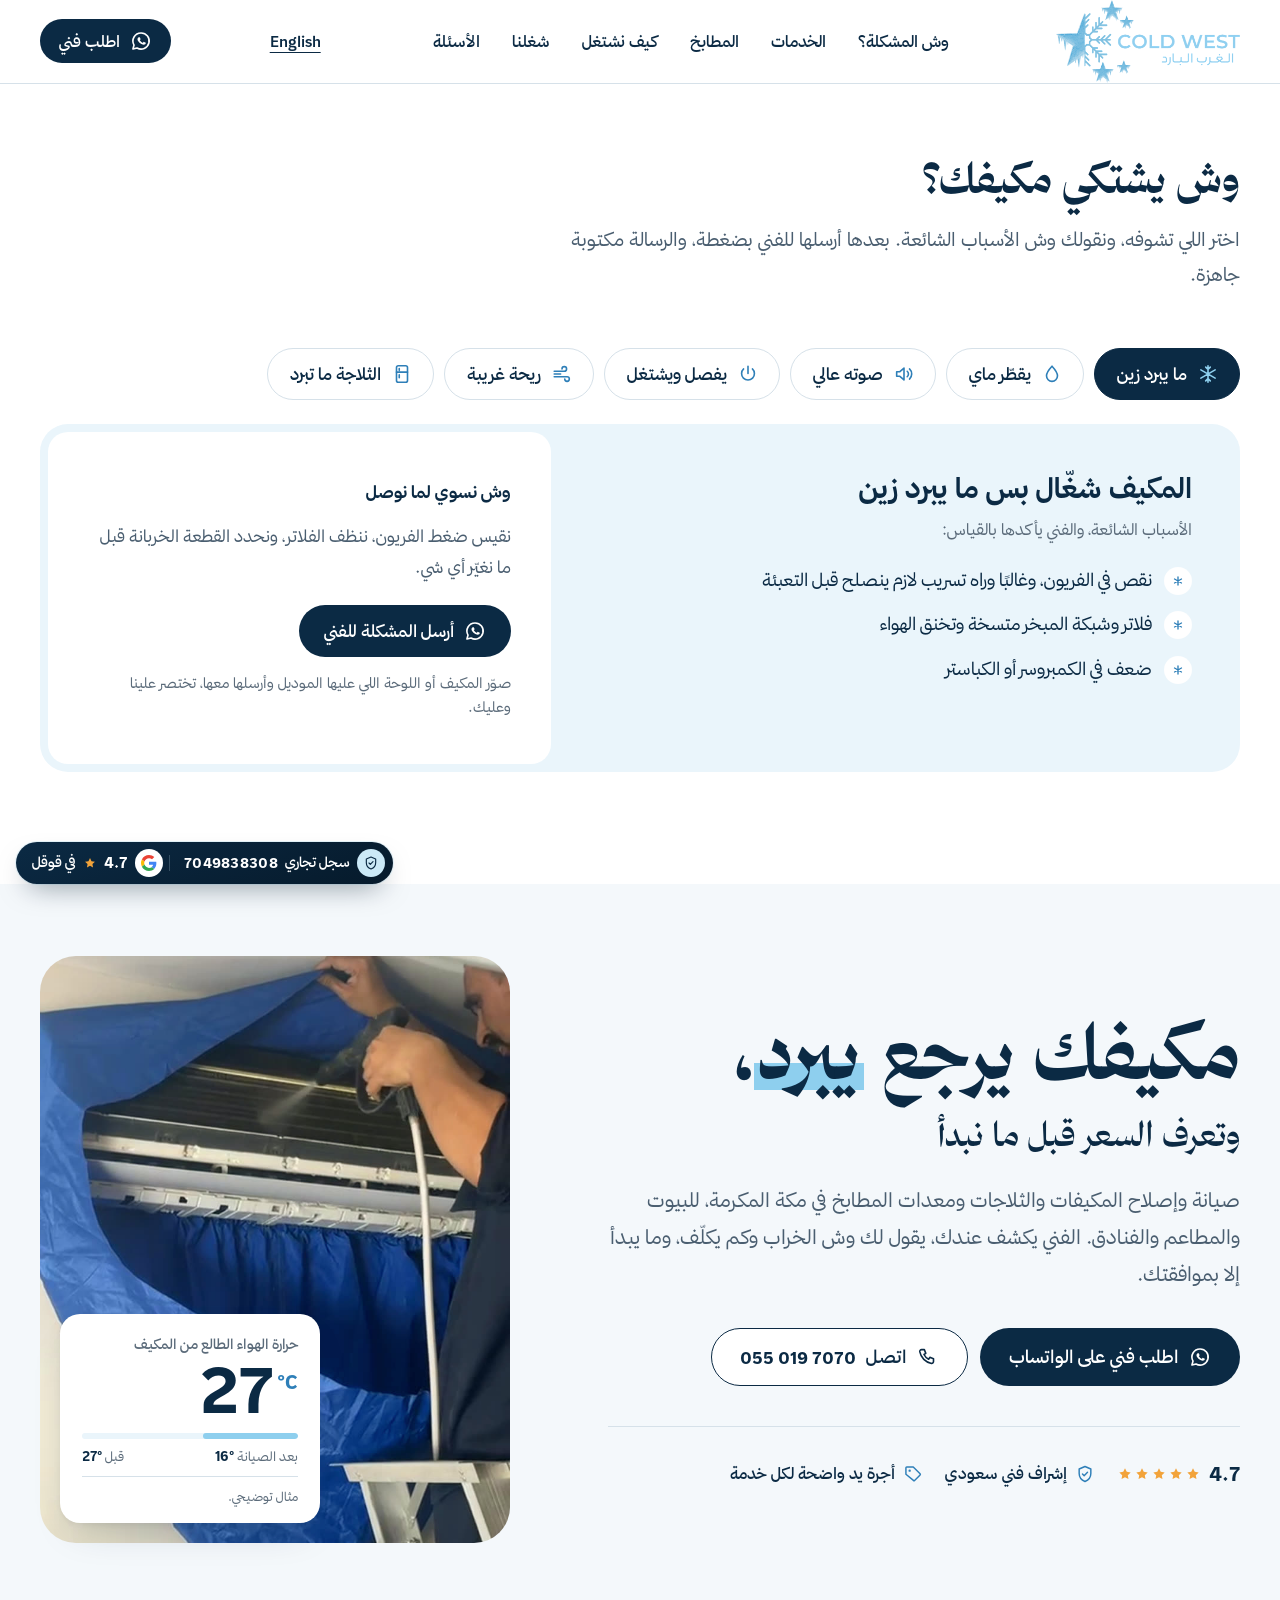
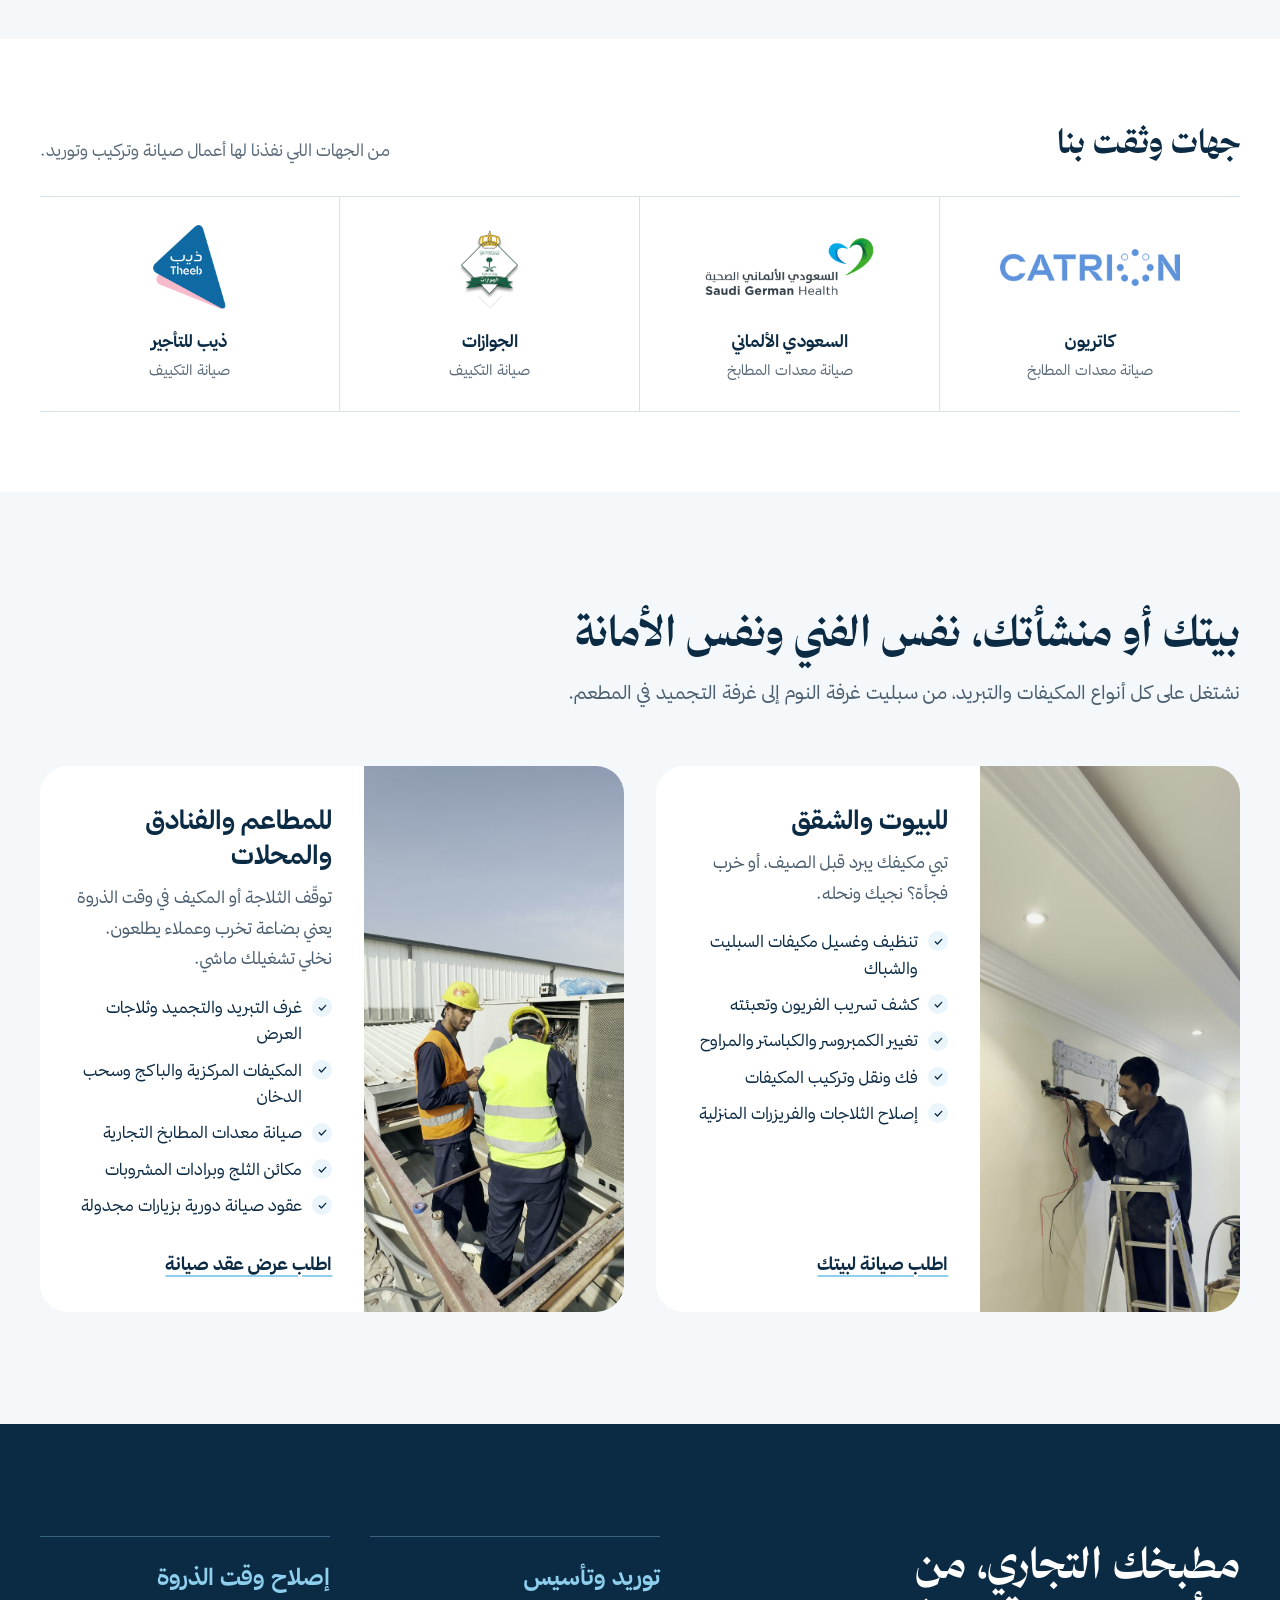
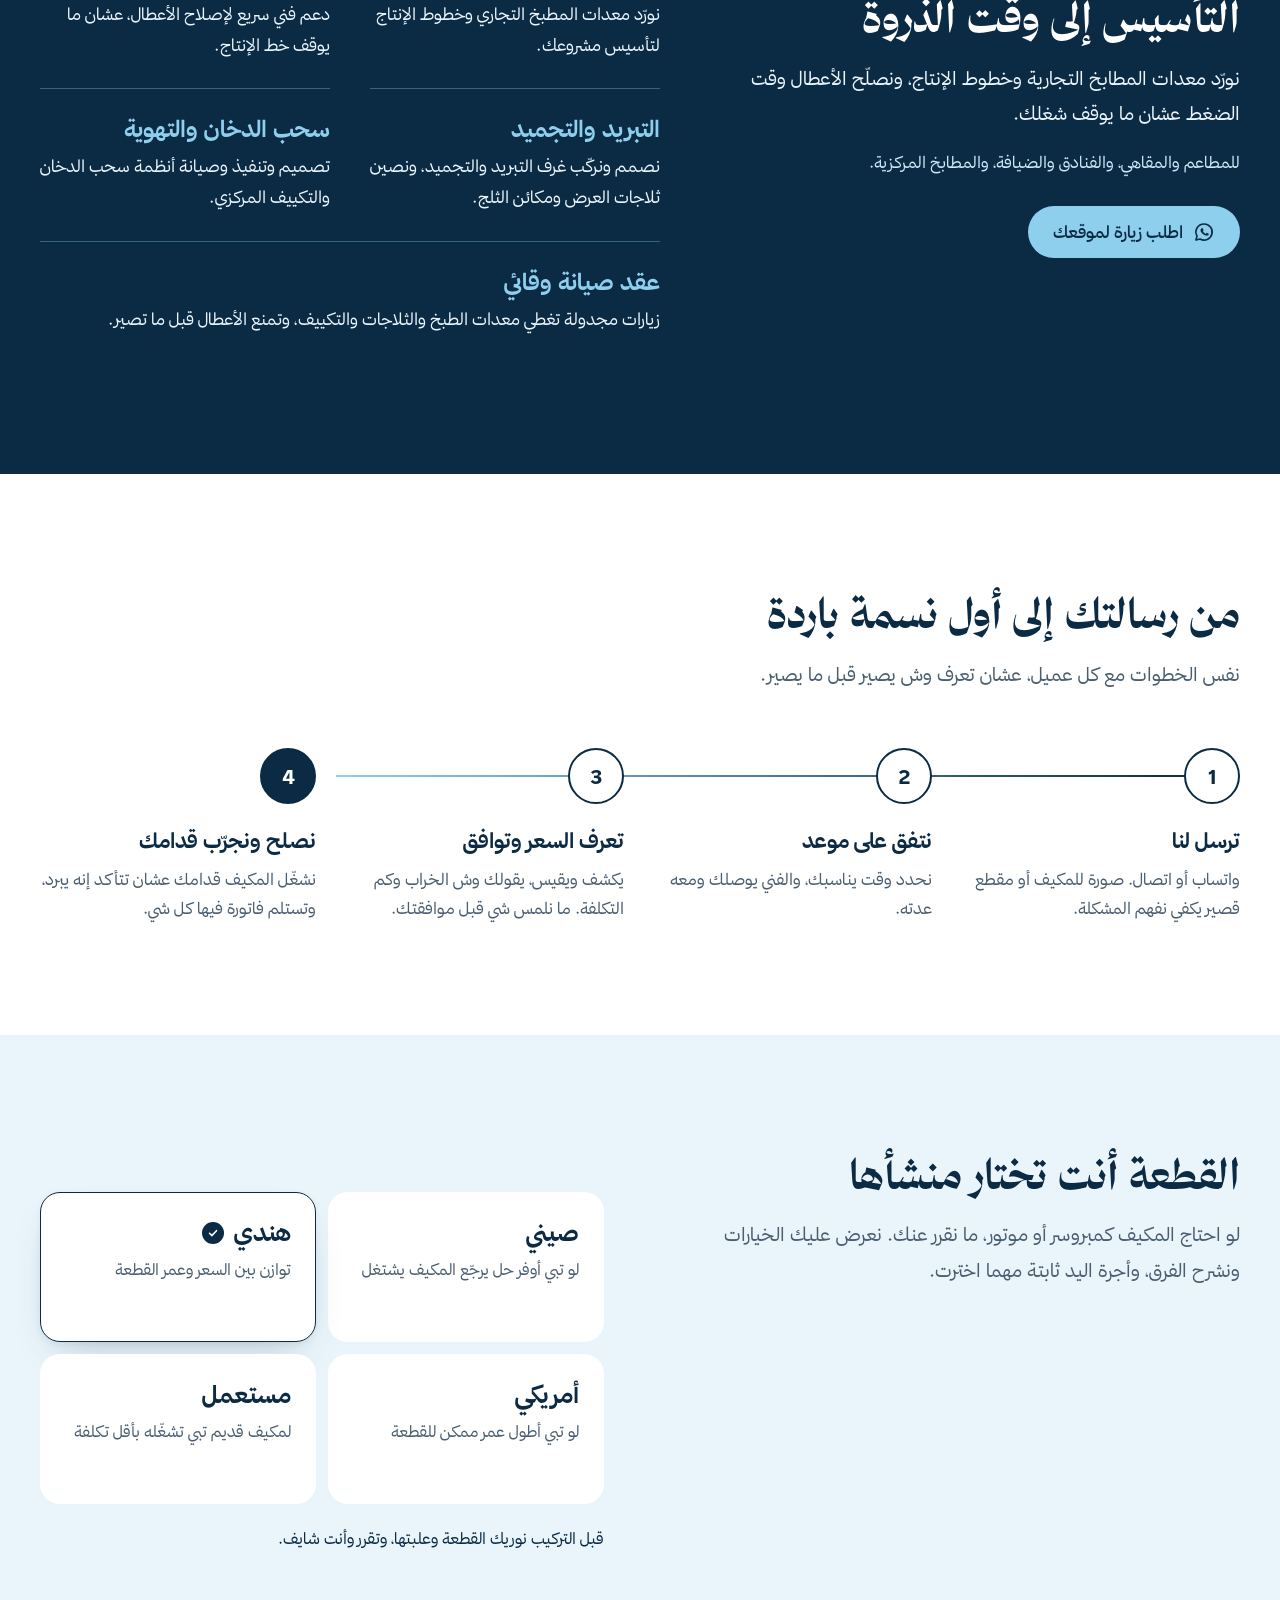
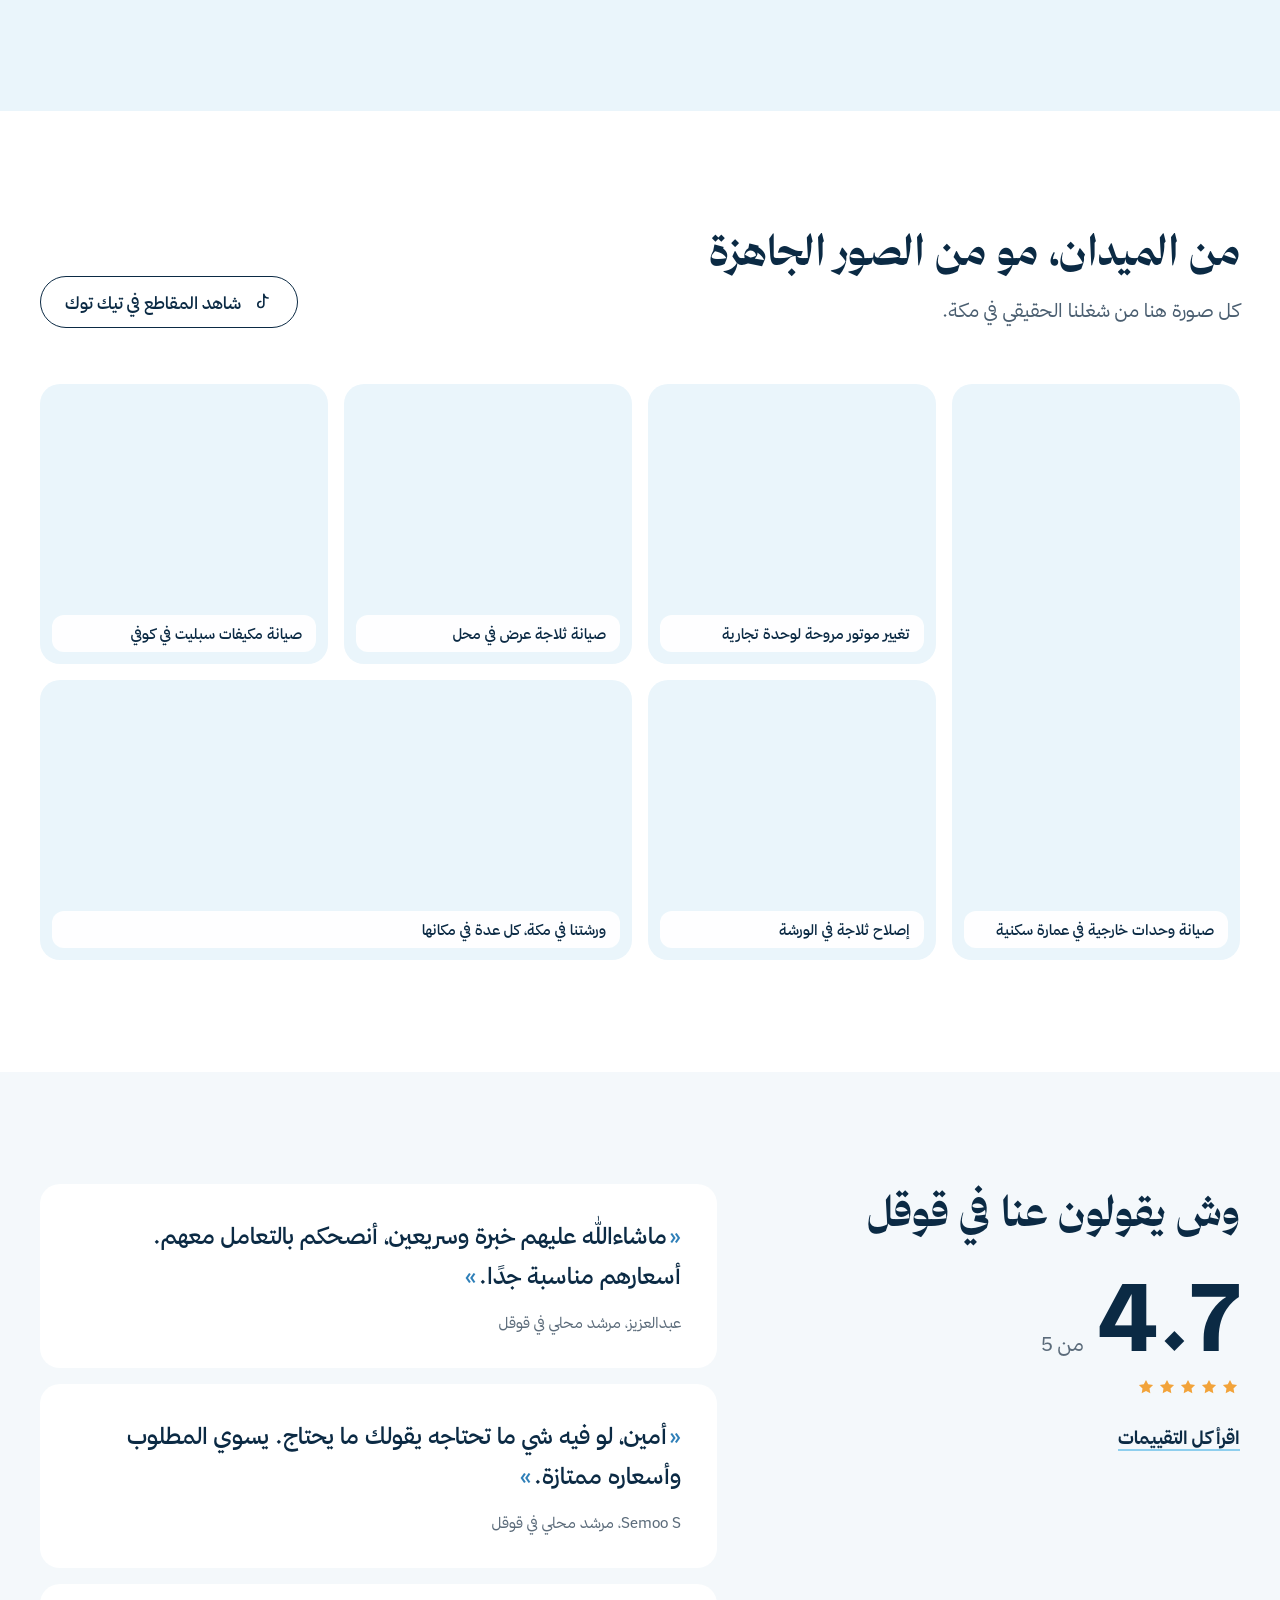
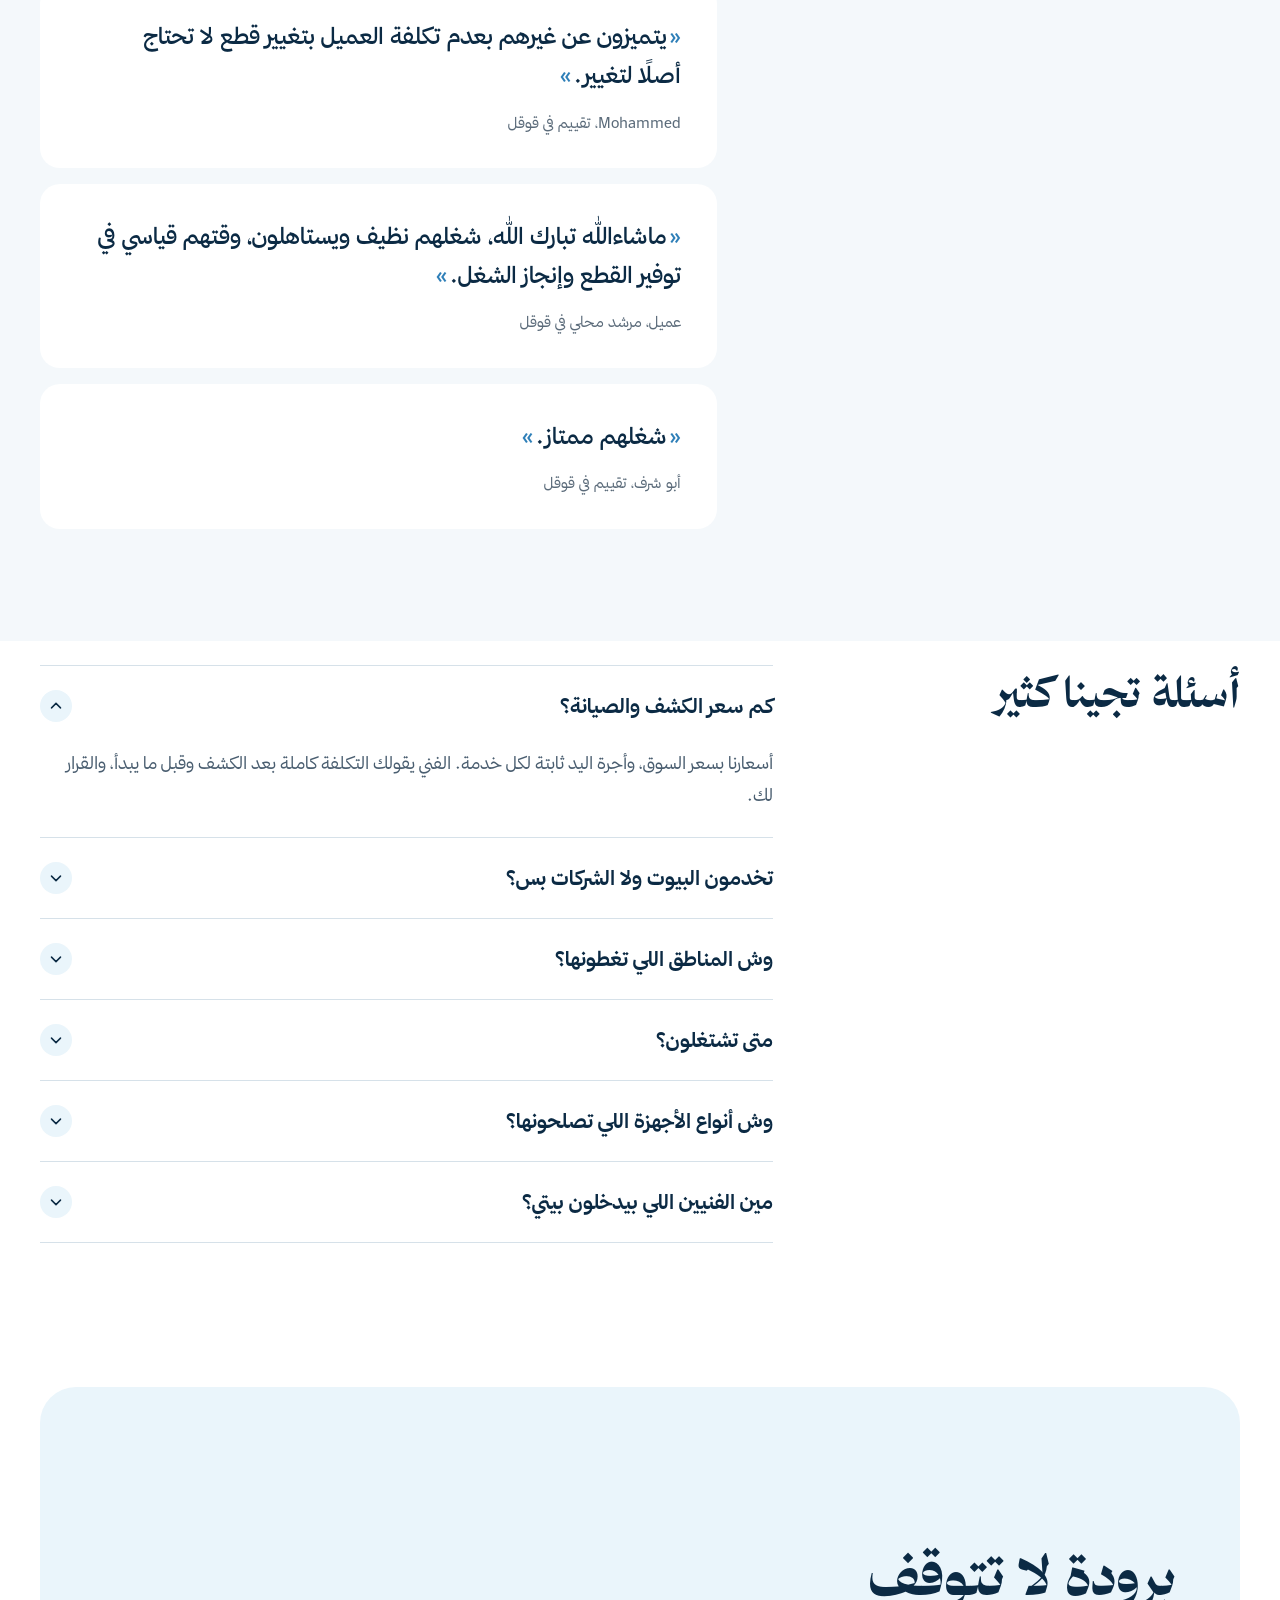
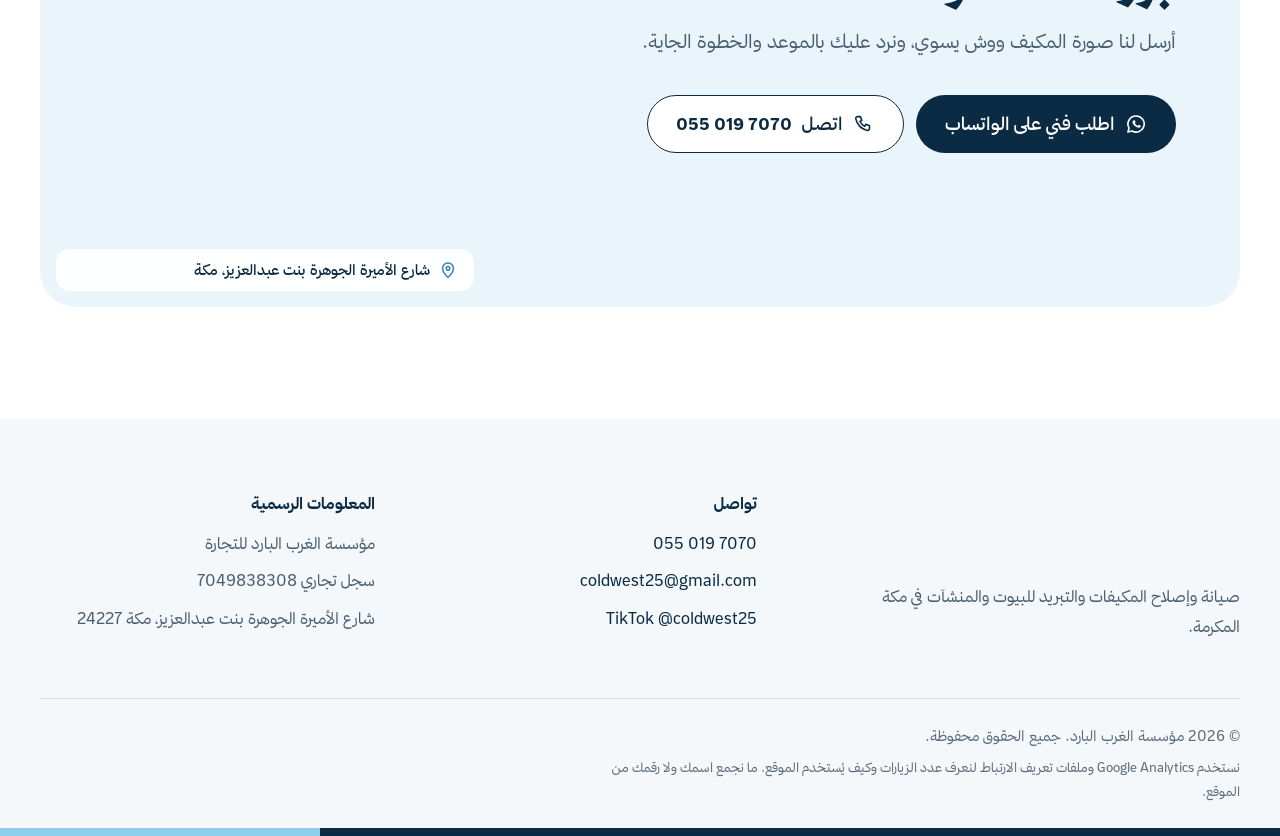
<file: index.html>
<!doctype html>
<html lang="ar" dir="rtl">
<head>
<meta charset="utf-8">
<meta name="viewport" content="width=device-width, initial-scale=1">
<meta http-equiv="Content-Security-Policy" content="default-src 'self'; script-src 'self' https://www.googletagmanager.com; style-src 'self' https://fonts.googleapis.com; font-src 'self' https://fonts.gstatic.com; img-src 'self' data: https://*.google-analytics.com https://*.googletagmanager.com https://*.g.doubleclick.net https://*.google.com https://*.google.com.sa; connect-src 'self' https://*.google-analytics.com https://*.analytics.google.com https://*.googletagmanager.com https://*.g.doubleclick.net https://*.google.com https://*.google.com.sa; base-uri 'self'; form-action 'none'; upgrade-insecure-requests">
<title>الغرب البارد | صيانة مكيفات وثلاجات ومعدات مطابخ في مكة المكرمة</title>
<meta name="description" content="صيانة وإصلاح المكيفات والثلاجات ومعدات المطابخ في مكة المكرمة للبيوت والمطاعم والفنادق. فني يكشف عندك، تعرف السعر قبل ما نبدأ، وإشراف فني سعودي.">
<meta name="robots" content="index, follow">
<link rel="canonical" href="https://coldwest.sa/">
<link rel="alternate" hreflang="ar" href="https://coldwest.sa/">
<link rel="alternate" hreflang="en" href="https://coldwest.sa/en/">
<link rel="alternate" hreflang="x-default" href="https://coldwest.sa/">
<meta property="og:type" content="website">
<meta property="og:site_name" content="الغرب البارد">
<meta property="og:url" content="https://coldwest.sa/">
<meta property="og:title" content="الغرب البارد | صيانة مكيفات وثلاجات في مكة">
<meta property="og:description" content="فني يكشف عندك، تعرف السعر قبل ما نبدأ، والقطعة أنت تختار منشأها.">
<meta property="og:locale" content="ar_SA">
<meta property="og:locale:alternate" content="en_US">
<meta property="og:image" content="https://coldwest.sa/assets/og/share-ar.jpg">
<meta property="og:image:width" content="1200">
<meta property="og:image:height" content="630">
<meta name="twitter:card" content="summary_large_image">
<meta name="twitter:title" content="الغرب البارد | صيانة مكيفات وثلاجات في مكة">
<meta name="twitter:description" content="فني يكشف عندك، تعرف السعر قبل ما نبدأ، والقطعة أنت تختار منشأها.">
<meta name="twitter:image" content="https://coldwest.sa/assets/og/share-ar.jpg">
<meta name="theme-color" content="#F4F8FB">
<link rel="icon" href="assets/brand/favicon.svg" type="image/svg+xml">
<link rel="preconnect" href="https://fonts.googleapis.com">
<link rel="preconnect" href="https://fonts.gstatic.com" crossorigin>
<link href="https://fonts.googleapis.com/css2?family=Montserrat:wght@500;600;700&display=swap" rel="stylesheet">
<link rel="preload" href="assets/app/brand.dat" as="fetch" crossorigin>
<link rel="stylesheet" href="styles.css?v=20261120c">
<script type="application/ld+json">
{"@context":"https://schema.org","@type":"HVACBusiness","@id":"https://coldwest.sa/#business","name":"مؤسسة الغرب البارد","alternateName":"Cold West","url":"https://coldwest.sa/","logo":"https://coldwest.sa/assets/brand/logo-navy.png","image":"https://coldwest.sa/assets/og/share-ar.jpg","telephone":"+966550197070","email":"coldwest25@gmail.com","address":{"@type":"PostalAddress","streetAddress":"شارع الأميرة الجوهرة بنت عبدالعزيز","addressLocality":"مكة المكرمة","postalCode":"24227","addressCountry":"SA"},"geo":{"@type":"GeoCoordinates","latitude":21.507045,"longitude":39.7868537},"areaServed":"مكة المكرمة","openingHoursSpecification":[{"@type":"OpeningHoursSpecification","dayOfWeek":["Saturday","Sunday","Monday","Tuesday","Wednesday","Thursday"],"opens":"09:30","closes":"12:00"},{"@type":"OpeningHoursSpecification","dayOfWeek":["Saturday","Sunday","Monday","Tuesday","Wednesday","Thursday"],"opens":"16:30","closes":"23:00"},{"@type":"OpeningHoursSpecification","dayOfWeek":"Friday","opens":"16:30","closes":"23:00"}],"sameAs":["https://www.tiktok.com/@coldwest25"]}
</script>
<script type="application/ld+json">
{"@context":"https://schema.org","@type":"FAQPage","mainEntity":[{"@type":"Question","name":"كم سعر الكشف والصيانة؟","acceptedAnswer":{"@type":"Answer","text":"أسعارنا بسعر السوق، وأجرة اليد ثابتة لكل خدمة. الفني يقولك التكلفة كاملة بعد الكشف وقبل ما يبدأ، والقرار لك."}},{"@type":"Question","name":"تخدمون البيوت ولا الشركات بس؟","acceptedAnswer":{"@type":"Answer","text":"الاثنين. نصلح مكيف غرفة في شقة بنفس الاهتمام اللي نشتغل فيه على غرفة تبريد في مطعم."}},{"@type":"Question","name":"وش المناطق اللي تغطونها؟","acceptedAnswer":{"@type":"Answer","text":"مكة المكرمة وأحياءها. لو أنت برّا مكة، راسلنا ونقولك إذا نقدر نوصلك."}},{"@type":"Question","name":"متى تشتغلون؟","acceptedAnswer":{"@type":"Answer","text":"من السبت إلى الخميس، من 9:30 الصبح إلى 12 الظهر، ومن 4:30 العصر إلى 11 الليل. الجمعة من 4:30 إلى 11 الليل."}},{"@type":"Question","name":"وش أنواع الأجهزة اللي تصلحونها؟","acceptedAnswer":{"@type":"Answer","text":"مكيفات السبليت والشباك والمركزي والباكج، الثلاجات المنزلية وثلاجات العرض، غرف التبريد والتجميد، مكائن الثلج، ومعدات المطابخ التجارية."}},{"@type":"Question","name":"مين الفنيين اللي بيدخلون بيتي؟","acceptedAnswer":{"@type":"Answer","text":"فريق الغرب البارد نفسه، تحت إشراف فني سعودي متخصص في التبريد. نعرّفك على الفني قبل ما يوصل."}}]}
</script>
</head>
<body>
<a class="skip" href="#main">تخطَّ إلى المحتوى</a>

<header class="site-header" id="top">
  <div class="wrap header-row">
    <a class="brand" href="#top" aria-label="الغرب البارد، الصفحة الرئيسية">
      <img src="assets/brand/logo-ice.png" width="236" height="106" alt="الغرب البارد Cold West">
    </a>
    <nav class="nav" aria-label="الأقسام">
      <a href="#diagnose">وش المشكلة؟</a>
      <a href="#services">الخدمات</a>
      <a href="#kitchens">المطابخ</a>
      <a href="#how">كيف نشتغل</a>
      <a href="#work">شغلنا</a>
      <a href="#faq">الأسئلة</a>
    </nav>
    <a class="lang-link" href="en/" hreflang="en" lang="en" dir="ltr">English</a>
    <div class="header-actions">
      <a class="btn btn-ghost btn-sm" href="tel:+966550197070" data-track="call_click">
        <svg class="i" aria-hidden="true"><use href="#i-phone"/></svg><span class="num">055 019 7070</span>
      </a>
      <a class="btn btn-primary btn-sm" href="https://wa.me/966550197070?text=%D8%A7%D9%84%D8%B3%D9%84%D8%A7%D9%85%20%D8%B9%D9%84%D9%8A%D9%83%D9%85%D8%8C%20%D8%A3%D8%A8%D8%BA%D9%89%20%D9%81%D9%86%D9%8A%20%D9%85%D9%86%20%D8%A7%D9%84%D8%BA%D8%B1%D8%A8%20%D8%A7%D9%84%D8%A8%D8%A7%D8%B1%D8%AF" data-track="whatsapp_click" data-place="header">
        <svg class="i" aria-hidden="true"><use href="#i-wa"/></svg>اطلب فني
      </a>
    </div>
  </div>
</header>

<main id="main">

  <!-- Symptom picker -->
  <section class="diagnose" id="diagnose" aria-labelledby="diag-title">
    <div class="wrap">
      <div class="section-head">
        <h2 id="diag-title">وش يشتكي مكيفك؟</h2>
        <p>اختر اللي تشوفه، ونقولك وش الأسباب الشائعة. بعدها أرسلها للفني بضغطة، والرسالة مكتوبة جاهزة.</p>
      </div>
      <div class="diag">
        <div class="chips" role="tablist" aria-label="الأعراض">
          <button role="tab" class="chip" aria-selected="true" data-sym="cool"><svg class="i" aria-hidden="true"><use href="#i-snow"/></svg>ما يبرد زين</button>
          <button role="tab" class="chip" aria-selected="false" data-sym="drip"><svg class="i" aria-hidden="true"><use href="#i-drop"/></svg>يقطّر ماي</button>
          <button role="tab" class="chip" aria-selected="false" data-sym="noise"><svg class="i" aria-hidden="true"><use href="#i-sound"/></svg>صوته عالي</button>
          <button role="tab" class="chip" aria-selected="false" data-sym="trip"><svg class="i" aria-hidden="true"><use href="#i-power"/></svg>يفصل ويشتغل</button>
          <button role="tab" class="chip" aria-selected="false" data-sym="smell"><svg class="i" aria-hidden="true"><use href="#i-wind"/></svg>ريحة غريبة</button>
          <button role="tab" class="chip" aria-selected="false" data-sym="fridge"><svg class="i" aria-hidden="true"><use href="#i-fridge"/></svg>الثلاجة ما تبرد</button>
        </div>
        <div class="diag-panel" role="tabpanel" aria-live="polite">
          <div class="diag-body">
            <h3 id="diag-heading">المكيف شغّال بس ما يبرد زين</h3>
            <p class="diag-sub">الأسباب الشائعة، والفني يأكدها بالقياس:</p>
            <ul id="diag-causes" class="causes"></ul>
            <p id="diag-alert" class="alert" hidden></p>
          </div>
          <div class="diag-side">
            <p class="diag-do-title">وش نسوي لما نوصل</p>
            <p id="diag-do"></p>
            <a id="diag-cta" class="btn btn-primary" href="#" data-track="whatsapp_click" data-place="diagnose">
              <svg class="i" aria-hidden="true"><use href="#i-wa"/></svg>أرسل المشكلة للفني
            </a>
            <p class="diag-tip">صوّر المكيف أو اللوحة اللي عليها الموديل وأرسلها معها، تختصر علينا وعليك.</p>
          </div>
        </div>
      </div>
    </div>
  </section>

  <!-- Hero -->
  <section class="hero">
    <div class="wrap hero-grid">
      <div class="hero-copy">
        <h1><span class="h1-main">مكيفك يرجع <span class="h1-cool">يبرد</span>،</span> <span class="h1-sub">وتعرف السعر قبل ما&nbsp;نبدأ</span></h1>
        <p class="lead">صيانة وإصلاح المكيفات والثلاجات ومعدات المطابخ في مكة المكرمة، للبيوت والمطاعم والفنادق. الفني يكشف عندك، يقول لك وش الخراب وكم يكلّف، وما يبدأ إلا بموافقتك.</p>
        <div class="cta-row">
          <a class="btn btn-primary btn-lg" href="https://wa.me/966550197070?text=%D8%A7%D9%84%D8%B3%D9%84%D8%A7%D9%85%20%D8%B9%D9%84%D9%8A%D9%83%D9%85%D8%8C%20%D8%A3%D8%A8%D8%BA%D9%89%20%D9%81%D9%86%D9%8A%20%D9%8A%D9%83%D8%B4%D9%81%20%D8%B9%D9%84%D9%89%20%D8%A7%D9%84%D9%85%D9%83%D9%8A%D9%81" data-track="whatsapp_click" data-place="hero">
            <svg class="i" aria-hidden="true"><use href="#i-wa"/></svg>اطلب فني على الواتساب
          </a>
          <a class="btn btn-secondary btn-lg" href="tel:+966550197070" data-track="call_click" data-place="hero">
            <svg class="i" aria-hidden="true"><use href="#i-phone"/></svg>اتصل <span class="num">055 019 7070</span>
          </a>
        </div>
        <ul class="proof" aria-label="ليش الناس تثق فينا">
          <li><a href="https://maps.google.com/?cid=8441639307803874839" rel="noopener" target="_blank" class="proof-rating" aria-label="4.7 من 5 في تقييمات قوقل"><span class="num big">4.7</span><span class="stars" aria-hidden="true"><svg class="i"><use href="#i-star"/></svg><svg class="i"><use href="#i-star"/></svg><svg class="i"><use href="#i-star"/></svg><svg class="i"><use href="#i-star"/></svg><svg class="i"><use href="#i-star"/></svg></span></a></li>
          <li><svg class="i" aria-hidden="true"><use href="#i-shield"/></svg>إشراف فني سعودي</li>
          <li><svg class="i" aria-hidden="true"><use href="#i-tag"/></svg>أجرة يد واضحة لكل خدمة</li>
        </ul>
      </div>

      <figure class="hero-media">
        <img src="assets/img/split-clean.jpg" width="792" height="1400" alt="فنيين الغرب البارد ينظفون مكيف سبليت في بيت بكيس الغسيل" fetchpriority="high">
        <div class="reading" role="img" aria-label="مثال لقراءة حرارة الهواء الطالع من المكيف: 27 درجة قبل الصيانة و16 بعدها">
          <p class="reading-label">حرارة الهواء الطالع من المكيف</p>
          <p class="reading-value"><span class="num" data-count-from="27" data-count-to="16">16</span><span class="deg">°C</span></p>
          <div class="reading-track" aria-hidden="true"><span class="reading-fill"></span></div>
          <div class="reading-scale"><span>بعد الصيانة <b class="num">16°</b></span><span>قبل <b class="num">27°</b></span></div>
          <p class="reading-note">مثال توضيحي.</p>
        </div>
      </figure>
    </div>
  </section>

  <!-- Clients -->
  <section class="clients" aria-labelledby="clients-title">
    <div class="wrap">
      <div class="clients-head">
        <h2 id="clients-title">جهات وثقت بنا</h2>
        <p>من الجهات اللي نفذنا لها أعمال صيانة وتركيب وتوريد.</p>
      </div>
      <ul class="clients-grid">
        <li class="client">
          <span class="client-logo client-logo-catrion"><img src="assets/clients/catrion.png" alt="شعار كاتريون" width="520" height="106" loading="lazy" decoding="async"></span>
          <span class="client-name">كاتريون</span>
          <span class="client-work">صيانة معدات المطابخ</span>
        </li>
        <li class="client">
          <span class="client-logo client-logo-sgh"><img src="assets/clients/sgh.png" alt="شعار السعودي الألماني" width="520" height="185" loading="lazy" decoding="async"></span>
          <span class="client-name">السعودي الألماني</span>
          <span class="client-work">صيانة معدات المطابخ</span>
        </li>
        <li class="client">
          <span class="client-logo client-logo-jawazat"><img src="assets/clients/jawazat.png" alt="شعار الجوازات" width="114" height="169" loading="lazy" decoding="async"></span>
          <span class="client-name">الجوازات</span>
          <span class="client-work">صيانة التكييف</span>
        </li>
        <li class="client">
          <span class="client-logo client-logo-theeb"><img src="assets/clients/theeb.png" alt="شعار ذيب للتأجير" width="226" height="260" loading="lazy" decoding="async"></span>
          <span class="client-name">ذيب للتأجير</span>
          <span class="client-work">صيانة التكييف</span>
        </li>
      </ul>
    </div>
  </section>

  <!-- Services: homes / businesses -->
  <section class="services" id="services" aria-labelledby="svc-title">
    <div class="wrap">
      <div class="section-head">
        <h2 id="svc-title">بيتك أو منشأتك، نفس الفني ونفس&nbsp;الأمانة</h2>
        <p>نشتغل على كل أنواع المكيفات والتبريد، من سبليت غرفة النوم إلى غرفة التجميد في المطعم.</p>
      </div>

      <div class="audience">
        <article class="aud aud-home">
          <img src="assets/img/install.jpg" width="792" height="1400" loading="lazy" alt="فني يركّب وحدة مكيف سبليت داخلية على جدار شقة">
          <div class="aud-copy">
            <h3>للبيوت والشقق</h3>
            <p>تبي مكيفك يبرد قبل الصيف، أو خرب فجأة؟ نجيك ونحله.</p>
            <ul class="ticks">
              <li>تنظيف وغسيل مكيفات السبليت والشباك</li>
              <li>كشف تسريب الفريون وتعبئته</li>
              <li>تغيير الكمبروسر والكباستر والمراوح</li>
              <li>فك ونقل وتركيب المكيفات</li>
              <li>إصلاح الثلاجات والفريزرات المنزلية</li>
            </ul>
            <a class="link" href="https://wa.me/966550197070?text=%D8%A7%D9%84%D8%B3%D9%84%D8%A7%D9%85%20%D8%B9%D9%84%D9%8A%D9%83%D9%85%D8%8C%20%D8%B9%D9%86%D8%AF%D9%8A%20%D9%85%D9%83%D9%8A%D9%81%20%D9%81%D9%8A%20%D8%A7%D9%84%D8%A8%D9%8A%D8%AA%20%D9%88%D8%A3%D8%A8%D8%BA%D9%89%20%D8%B5%D9%8A%D8%A7%D9%86%D8%A9" data-track="whatsapp_click" data-place="homes">اطلب صيانة لبيتك</a>
          </div>
        </article>

        <article class="aud aud-biz">
          <img src="assets/img/rooftop.jpg" width="792" height="1400" loading="lazy" alt="فنيين بخوذات وسترات عاكسة يفحصون وحدات تكييف على سطح منشأة">
          <div class="aud-copy">
            <h3>للمطاعم والفنادق والمحلات</h3>
            <p>توقّف الثلاجة أو المكيف في وقت الذروة يعني بضاعة تخرب وعملاء يطلعون. نخلي تشغيلك ماشي.</p>
            <ul class="ticks">
              <li>غرف التبريد والتجميد وثلاجات العرض</li>
              <li>المكيفات المركزية والباكج وسحب الدخان</li>
              <li>صيانة معدات المطابخ التجارية</li>
              <li>مكائن الثلج وبرادات المشروبات</li>
              <li>عقود صيانة دورية بزيارات مجدولة</li>
            </ul>
            <a class="link" href="https://wa.me/966550197070?text=%D8%A7%D9%84%D8%B3%D9%84%D8%A7%D9%85%20%D8%B9%D9%84%D9%8A%D9%83%D9%85%D8%8C%20%D8%A3%D8%A8%D8%BA%D9%89%20%D8%B9%D8%B1%D8%B6%20%D8%B9%D9%82%D8%AF%20%D8%B5%D9%8A%D8%A7%D9%86%D8%A9%20%D9%84%D9%85%D9%86%D8%B4%D8%A3%D8%AA%D9%8A" data-track="whatsapp_click" data-place="business">اطلب عرض عقد صيانة</a>
          </div>
        </article>
      </div>
    </div>
  </section>

  <!-- Commercial kitchens -->
  <section class="kitchens" id="kitchens" aria-labelledby="kit-title">
    <div class="wrap kit-grid">
      <div class="kit-head">
        <h2 id="kit-title">مطبخك التجاري، من التأسيس إلى وقت&nbsp;الذروة</h2>
        <p>نورّد معدات المطابخ التجارية وخطوط الإنتاج، ونصلّح الأعطال وقت الضغط عشان ما يوقف شغلك.</p>
        <p class="kit-who">للمطاعم والمقاهي، والفنادق والضيافة، والمطابخ المركزية.</p>
        <a class="btn kit-btn" href="https://wa.me/966550197070?text=%D8%A7%D9%84%D8%B3%D9%84%D8%A7%D9%85%20%D8%B9%D9%84%D9%8A%D9%83%D9%85%D8%8C%20%D8%A3%D8%A8%D8%BA%D9%89%20%D8%B2%D9%8A%D8%A7%D8%B1%D8%A9%20%D9%84%D9%85%D8%B7%D8%A8%D8%AE%20%D9%85%D9%86%D8%B4%D8%A3%D8%AA%D9%8A" data-track="whatsapp_click" data-place="kitchens">
          <svg class="i" aria-hidden="true"><use href="#i-wa"/></svg>اطلب زيارة لموقعك
        </a>
      </div>
      <ul class="kit-list">
        <li>
          <h3>توريد وتأسيس</h3>
          <p>نورّد معدات المطبخ التجاري وخطوط الإنتاج لتأسيس مشروعك.</p>
        </li>
        <li>
          <h3>إصلاح وقت الذروة</h3>
          <p>دعم فني سريع لإصلاح الأعطال، عشان ما يوقف خط الإنتاج.</p>
        </li>
        <li>
          <h3>التبريد والتجميد</h3>
          <p>نصمم ونركّب غرف التبريد والتجميد، ونصين ثلاجات العرض ومكائن الثلج.</p>
        </li>
        <li>
          <h3>سحب الدخان والتهوية</h3>
          <p>تصميم وتنفيذ وصيانة أنظمة سحب الدخان والتكييف المركزي.</p>
        </li>
        <li class="kit-wide">
          <h3>عقد صيانة وقائي</h3>
          <p>زيارات مجدولة تغطي معدات الطبخ والثلاجات والتكييف، وتمنع الأعطال قبل ما تصير.</p>
        </li>
      </ul>
    </div>
  </section>

  <!-- How we work -->
  <section class="how" id="how" aria-labelledby="how-title">
    <div class="wrap">
      <div class="section-head">
        <h2 id="how-title">من رسالتك إلى أول نسمة باردة</h2>
        <p>نفس الخطوات مع كل عميل، عشان تعرف وش يصير قبل ما يصير.</p>
      </div>
      <ol class="steps">
        <li>
          <span class="step-n num">1</span>
          <h3>ترسل لنا</h3>
          <p>واتساب أو اتصال. صورة للمكيف أو مقطع قصير يكفي نفهم المشكلة.</p>
        </li>
        <li>
          <span class="step-n num">2</span>
          <h3>نتفق على موعد</h3>
          <p>نحدد وقت يناسبك، والفني يوصلك ومعه عدته.</p>
        </li>
        <li>
          <span class="step-n num">3</span>
          <h3>تعرف السعر وتوافق</h3>
          <p>يكشف ويقيس، يقولك وش الخراب وكم التكلفة. ما نلمس شي قبل موافقتك.</p>
        </li>
        <li>
          <span class="step-n num">4</span>
          <h3>نصلح ونجرّب قدامك</h3>
          <p>نشغّل المكيف قدامك عشان تتأكد إنه يبرد، وتستلم فاتورة فيها كل شي.</p>
        </li>
      </ol>
    </div>
  </section>

  <!-- Parts choice -->
  <section class="parts" aria-labelledby="parts-title">
    <div class="wrap parts-grid">
      <div class="parts-copy">
        <h2 id="parts-title">القطعة أنت تختار&nbsp;منشأها</h2>
        <p>لو احتاج المكيف كمبروسر أو موتور، ما نقرر عنك. نعرض عليك الخيارات ونشرح الفرق، وأجرة اليد ثابتة مهما اخترت.</p>
        <img class="parts-img" src="assets/img/gauges.jpg" width="792" height="1400" loading="lazy" alt="ساعات قياس ضغط الفريون موصولة بوحدة تكييف في ورشة الغرب البارد">
      </div>
      <div class="origins" role="radiogroup" aria-label="منشأ القطعة">
        <button class="origin" role="radio" aria-checked="false" data-o="cn">
          <span class="origin-name">صيني</span>
          <span class="origin-fit">لو تبي أوفر حل يرجّع المكيف يشتغل</span>
        </button>
        <button class="origin" role="radio" aria-checked="true" data-o="in">
          <span class="origin-name">هندي</span>
          <span class="origin-fit">توازن بين السعر وعمر القطعة</span>
        </button>
        <button class="origin" role="radio" aria-checked="false" data-o="us">
          <span class="origin-name">أمريكي</span>
          <span class="origin-fit">لو تبي أطول عمر ممكن للقطعة</span>
        </button>
        <button class="origin" role="radio" aria-checked="false" data-o="used">
          <span class="origin-name">مستعمل</span>
          <span class="origin-fit">لمكيف قديم تبي تشغّله بأقل تكلفة</span>
        </button>
        <p class="origin-note" id="origin-note" aria-live="polite">قبل التركيب نوريك القطعة وعلبتها، وتقرر وأنت شايف.</p>
      </div>
    </div>
  </section>

  <!-- Field work -->
  <section class="work" id="work" aria-labelledby="work-title">
    <div class="wrap">
      <div class="section-head section-head-split">
        <div>
          <h2 id="work-title">من الميدان، مو من الصور الجاهزة</h2>
          <p>كل صورة هنا من شغلنا الحقيقي في مكة.</p>
        </div>
        <a class="btn btn-secondary" href="https://www.tiktok.com/@coldwest25" rel="noopener" target="_blank">
          <svg class="i" aria-hidden="true"><use href="#i-tiktok"/></svg>شاهد المقاطع في تيك توك
        </a>
      </div>
      <div class="gallery">
        <figure class="g g-tall"><img src="assets/img/balcony.jpg" loading="lazy" width="792" height="1400" alt=""><figcaption>صيانة وحدات خارجية في عمارة سكنية</figcaption></figure>
        <figure class="g"><img src="assets/img/motor.jpg" loading="lazy" width="792" height="1400" alt=""><figcaption>تغيير موتور مروحة لوحدة تجارية</figcaption></figure>
        <figure class="g"><img src="assets/img/display-fridge.jpg" loading="lazy" width="792" height="1400" alt=""><figcaption>صيانة ثلاجة عرض في محل</figcaption></figure>
        <figure class="g"><img src="assets/img/cafe.jpg" loading="lazy" width="792" height="1400" alt=""><figcaption>صيانة مكيفات سبليت في كوفي</figcaption></figure>
        <figure class="g"><img src="assets/img/fridge-repair.jpg" loading="lazy" width="792" height="1400" alt=""><figcaption>إصلاح ثلاجة في الورشة</figcaption></figure>
        <figure class="g g-wide"><img src="assets/img/workshop.jpg" loading="lazy" width="792" height="1400" alt=""><figcaption>ورشتنا في مكة، كل عدة في مكانها</figcaption></figure>
      </div>
    </div>
  </section>

  <!-- Reviews -->
  <section class="reviews" aria-labelledby="rev-title">
    <div class="wrap reviews-grid">
      <div class="score">
        <h2 id="rev-title">وش يقولون عنا في قوقل</h2>
        <p class="score-num"><span class="num">4.7</span><span class="score-of">من 5</span></p>
        <p class="score-meta"><span class="stars" aria-label="4.7 من 5 نجوم"><svg class="i"><use href="#i-star"/></svg><svg class="i"><use href="#i-star"/></svg><svg class="i"><use href="#i-star"/></svg><svg class="i"><use href="#i-star"/></svg><svg class="i"><use href="#i-star"/></svg></span></p>
        <a class="link" href="https://maps.google.com/?cid=8441639307803874839" rel="noopener" target="_blank">اقرأ كل التقييمات</a>
      </div>
      <div class="quotes">
        <blockquote>
          <p>ماشاءالله عليهم خبرة وسريعين، أنصحكم بالتعامل معهم. أسعارهم مناسبة جدًا.</p>
          <footer>عبدالعزيز، مرشد محلي في قوقل</footer>
        </blockquote>
        <blockquote>
          <p>أمين، لو فيه شي ما تحتاجه يقولك ما يحتاج. يسوي المطلوب وأسعاره ممتازة.</p>
          <footer>Semoo S، مرشد محلي في قوقل</footer>
        </blockquote>
        <blockquote>
          <p>يتميزون عن غيرهم بعدم تكلفة العميل بتغيير قطع لا تحتاج أصلًا لتغيير.</p>
          <footer>Mohammed، تقييم في قوقل</footer>
        </blockquote>
        <blockquote>
          <p>ماشاءالله تبارك الله، شغلهم نظيف ويستاهلون، وقتهم قياسي في توفير القطع وإنجاز الشغل.</p>
          <footer>عميل، مرشد محلي في قوقل</footer>
        </blockquote>
        <blockquote>
          <p>شغلهم ممتاز.</p>
          <footer>أبو شرف، تقييم في قوقل</footer>
        </blockquote>
      </div>
    </div>
  </section>

  <!-- FAQ -->
  <section class="faq" id="faq" aria-labelledby="faq-title">
    <div class="wrap faq-grid">
      <h2 id="faq-title">أسئلة تجينا كثير</h2>
      <div class="faq-list">
        <details open>
          <summary>كم سعر الكشف والصيانة؟</summary>
          <p>أسعارنا بسعر السوق، وأجرة اليد ثابتة لكل خدمة. الفني يقولك التكلفة كاملة بعد الكشف وقبل ما يبدأ، والقرار لك.</p>
        </details>
        <details>
          <summary>تخدمون البيوت ولا الشركات بس؟</summary>
          <p>الاثنين. نصلح مكيف غرفة في شقة بنفس الاهتمام اللي نشتغل فيه على غرفة تبريد في مطعم.</p>
        </details>
        <details>
          <summary>وش المناطق اللي تغطونها؟</summary>
          <p>مكة المكرمة وأحياءها. لو أنت برّا مكة، راسلنا ونقولك إذا نقدر نوصلك.</p>
        </details>
        <details>
          <summary>متى تشتغلون؟</summary>
          <p>من السبت إلى الخميس، من <span class="num">9:30</span> الصبح إلى <span class="num">12</span> الظهر، ومن <span class="num">4:30</span> العصر إلى <span class="num">11</span> الليل. الجمعة من <span class="num">4:30</span> إلى <span class="num">11</span> الليل.</p>
        </details>
        <details>
          <summary>وش أنواع الأجهزة اللي تصلحونها؟</summary>
          <p>مكيفات السبليت والشباك والمركزي والباكج، الثلاجات المنزلية وثلاجات العرض، غرف التبريد والتجميد، مكائن الثلج، ومعدات المطابخ التجارية.</p>
        </details>
        <details>
          <summary>مين الفنيين اللي بيدخلون بيتي؟</summary>
          <p>فريق الغرب البارد نفسه، تحت إشراف فني سعودي متخصص في التبريد. نعرّفك على الفني قبل ما يوصل.</p>
        </details>
      </div>
    </div>
  </section>

  <!-- Final CTA -->
  <section class="final" aria-labelledby="final-title">
    <div class="wrap">
      <div class="final-card">
        <div class="final-copy">
          <h2 id="final-title">برودة لا تتوقف</h2>
          <p>أرسل لنا صورة المكيف ووش يسوي، ونرد عليك بالموعد والخطوة الجاية.</p>
          <div class="cta-row">
            <a class="btn btn-primary btn-lg" href="https://wa.me/966550197070?text=%D8%A7%D9%84%D8%B3%D9%84%D8%A7%D9%85%20%D8%B9%D9%84%D9%8A%D9%83%D9%85%D8%8C%20%D8%A3%D8%A8%D8%BA%D9%89%20%D9%81%D9%86%D9%8A%20%D9%85%D9%86%20%D8%A7%D9%84%D8%BA%D8%B1%D8%A8%20%D8%A7%D9%84%D8%A8%D8%A7%D8%B1%D8%AF" data-track="whatsapp_click" data-place="final">
              <svg class="i" aria-hidden="true"><use href="#i-wa"/></svg>اطلب فني على الواتساب
            </a>
            <a class="btn btn-secondary btn-lg" href="tel:+966550197070" data-track="call_click" data-place="final">
              <svg class="i" aria-hidden="true"><use href="#i-phone"/></svg>اتصل <span class="num">055 019 7070</span>
            </a>
          </div>
        </div>
        <figure class="final-media">
          <img src="assets/img/storefront.jpg" width="792" height="1400" loading="lazy" alt="واجهة محل الغرب البارد في مكة ليلًا مع سيارة الخدمة">
          <figcaption>
            <svg class="i" aria-hidden="true"><use href="#i-pin"/></svg>
            <a href="https://www.google.com/maps/dir/?api=1&amp;destination=21.507045,39.7868537" rel="noopener" target="_blank">شارع الأميرة الجوهرة بنت عبدالعزيز، مكة</a>
          </figcaption>
        </figure>
      </div>
    </div>
  </section>
</main>

<footer class="site-footer">
  <div class="wrap footer-grid">
    <div class="footer-brand">
      <img src="assets/brand/logo-navy.png" width="200" height="90" alt="الغرب البارد" loading="lazy">
      <p>صيانة وإصلاح المكيفات والتبريد للبيوت والمنشآت في مكة المكرمة.</p>
    </div>
    <div>
      <h2 class="footer-h">تواصل</h2>
      <ul class="footer-list">
        <li><a href="tel:+966550197070" class="num" dir="ltr">055 019 7070</a></li>
        <li><a href="mailto:coldwest25@gmail.com" dir="ltr">coldwest25@gmail.com</a></li>
        <li><a href="https://www.tiktok.com/@coldwest25" rel="noopener" target="_blank" dir="ltr">TikTok @coldwest25</a></li>
      </ul>
    </div>
    <div>
      <h2 class="footer-h">المعلومات الرسمية</h2>
      <ul class="footer-list">
        <li>مؤسسة الغرب البارد للتجارة</li>
        <li>سجل تجاري <span class="num">7049838308</span></li>
        <li>شارع الأميرة الجوهرة بنت عبدالعزيز، مكة <span class="num">24227</span></li>
      </ul>
    </div>
  </div>
  <div class="wrap footer-base">
    <p>© <span class="num">2026</span> مؤسسة الغرب البارد. جميع الحقوق محفوظة.</p>
    <p class="privacy-note">نستخدم Google Analytics وملفات تعريف الارتباط لنعرف عدد الزيارات وكيف يُستخدم الموقع. ما نجمع اسمك ولا رقمك من الموقع.</p>
  </div>
  <div class="id-stripe" aria-hidden="true"><span></span><span></span></div>
</footer>

<!-- Floating Google rating badge -->
<div class="gbadge" data-gbadge>
  <div class="gbadge-card" id="gbadge-card" role="dialog" aria-labelledby="gbadge-title" hidden>
    <div class="gbadge-head">
      <span class="gmark"><svg class="gmark-svg" viewBox="0 0 48 48" aria-hidden="true"><path fill="#EA4335" d="M24 9.5c3.5 0 6.6 1.2 9.1 3.6l6.8-6.8C35.8 2.4 30.3 0 24 0 14.6 0 6.6 5.4 2.6 13.2l7.9 6.2C12.4 13.7 17.7 9.5 24 9.5z"/><path fill="#4285F4" d="M46.1 24.6c0-1.6-.1-3.1-.4-4.6H24v9h12.4c-.5 2.9-2.2 5.3-4.6 6.9l7.4 5.8c4.3-4 6.9-9.9 6.9-17.1z"/><path fill="#FBBC05" d="M10.5 28.6c-.5-1.4-.8-3-.8-4.6s.3-3.2.8-4.6l-7.9-6.2C.9 16.5 0 20.1 0 24s.9 7.5 2.6 10.8l7.9-6.2z"/><path fill="#34A853" d="M24 48c6.5 0 11.9-2.1 15.9-5.8l-7.4-5.8c-2.1 1.4-4.8 2.3-8.5 2.3-6.3 0-11.6-4.2-13.5-9.9l-7.9 6.2C6.6 42.6 14.6 48 24 48z"/></svg></span>
      <p class="gbadge-title" id="gbadge-title">قيّمنا في قوقل</p>
      <button type="button" class="gbadge-close" aria-label="إغلاق"><svg viewBox="0 0 24 24" aria-hidden="true"><path d="M6 6l12 12M18 6L6 18" fill="none" stroke="currentColor" stroke-width="2" stroke-linecap="round"/></svg></button>
    </div>
    <p class="gbadge-score"><span class="num">4.7</span><span class="stars" aria-hidden="true"><svg class="i"><use href="#i-star"/></svg><svg class="i"><use href="#i-star"/></svg><svg class="i"><use href="#i-star"/></svg><svg class="i"><use href="#i-star"/></svg><svg class="i"><use href="#i-star"/></svg></span><span class="gbadge-of">من 5</span></p>
    <a class="gbadge-qr" href="https://g.page/r/CRfWn4c5uiZ1EAI/review" rel="noopener" target="_blank" aria-label="رابط كتابة تقييم في قوقل" data-track="review_write_click" data-place="floating_badge_qr"><span class="gbadge-qr-ring"><svg xmlns="http://www.w3.org/2000/svg" aria-hidden="true" shape-rendering="crispEdges" viewBox="0 0 29 29" class="gqr-svg"><path stroke="#0b2a44" d="M0 0.5h7m2 0h7m3 0h2m1 0h7m-29 1h1m5 0h1m1 0h1m1 0h2m1 0h1m1 0h1m1 0h3m2 0h1m5 0h1m-29 1h1m1 0h3m1 0h1m2 0h2m1 0h1m2 0h1m2 0h2m2 0h1m1 0h3m1 0h1m-29 1h1m1 0h3m1 0h1m7 0h3m1 0h1m3 0h1m1 0h3m1 0h1m-29 1h1m1 0h3m1 0h1m1 0h2m2 0h1m1 0h2m2 0h2m2 0h1m1 0h3m1 0h1m-29 1h1m5 0h1m2 0h1m1 0h1m1 0h4m2 0h2m1 0h1m5 0h1m-29 1h7m1 0h1m1 0h1m1 0h1m1 0h1m1 0h1m1 0h1m1 0h1m1 0h7m-19 1h1m2 0h6m1 0h1m-21 1h1m1 0h1m1 0h1m1 0h1m2 0h5m2 0h3m5 0h1m2 0h1m-28 1h1m1 0h4m1 0h2m1 0h1m2 0h2m1 0h7m2 0h1m2 0h1m-29 1h2m3 0h2m6 0h1m2 0h1m3 0h5m1 0h3m-22 1h3m2 0h3m2 0h2m1 0h1m1 0h2m3 0h1m-26 1h2m1 0h4m1 0h1m1 0h1m1 0h1m2 0h1m2 0h3m2 0h1m1 0h2m-27 1h2m4 0h2m3 0h1m2 0h3m1 0h3m2 0h1m2 0h1m-29 1h11m1 0h1m1 0h1m5 0h3m1 0h2m1 0h2m-29 1h2m1 0h1m4 0h2m1 0h3m2 0h3m4 0h1m1 0h1m1 0h1m-28 1h1m3 0h4m2 0h1m3 0h4m4 0h2m1 0h1m1 0h2m-22 1h3m2 0h1m6 0h4m2 0h2m1 0h1m-29 1h1m1 0h1m2 0h5m1 0h1m1 0h1m4 0h1m2 0h1m5 0h2m-28 1h2m4 0h1m3 0h2m2 0h1m1 0h2m3 0h1m1 0h2m1 0h1m-28 1h1m2 0h1m1 0h3m1 0h2m4 0h2m3 0h5m-17 1h1m1 0h2m1 0h1m1 0h2m1 0h3m3 0h1m1 0h3m-29 1h7m2 0h1m1 0h1m2 0h1m2 0h2m1 0h1m1 0h1m1 0h2m1 0h2m-29 1h1m5 0h1m6 0h3m1 0h1m2 0h1m3 0h2m2 0h1m-29 1h1m1 0h3m1 0h1m1 0h3m3 0h1m1 0h3m1 0h5m2 0h2m-29 1h1m1 0h3m1 0h1m3 0h2m1 0h6m1 0h1m2 0h2m1 0h3m-29 1h1m1 0h3m1 0h1m1 0h1m3 0h1m1 0h1m3 0h2m1 0h1m2 0h2m2 0h1m-29 1h1m5 0h1m2 0h1m1 0h1m3 0h7m2 0h1m2 0h1m-28 1h7m1 0h1m3 0h2m2 0h1m3 0h1m2 0h2m2 0h2"/></svg></span></a>
    <p class="gbadge-scan">امسح الكود بجوالك واكتب تقييمك</p>
    <a class="gbadge-cta" href="https://maps.google.com/?cid=8441639307803874839" rel="noopener" target="_blank" data-track="reviews_click" data-place="floating_badge">افتح صفحتنا في قوقل ماب</a>
    <a class="gbadge-cta gbadge-cta-alt" href="https://g.page/r/CRfWn4c5uiZ1EAI/review" rel="noopener" target="_blank" data-track="review_write_click" data-place="floating_badge">اكتب تقييمك الحين</a>
  </div>
  <div class="gbadge-card crbadge-card" id="crbadge-card" role="dialog" aria-labelledby="crbadge-title" hidden>
    <div class="gbadge-head">
      <span class="gmark crmark"><svg class="crmark-svg" viewBox="0 0 24 24" aria-hidden="true"><use href="#i-shield"/></svg></span>
      <p class="gbadge-title" id="crbadge-title">السجل التجاري</p>
      <button type="button" class="gbadge-close" aria-label="إغلاق"><svg viewBox="0 0 24 24" aria-hidden="true"><path d="M6 6l12 12M18 6L6 18" fill="none" stroke="currentColor" stroke-width="2" stroke-linecap="round"/></svg></button>
    </div>
    <p class="cr-label">الرقم الوطني الموحد</p>
    <p class="cr-number"><span class="num" data-cr>7049838308</span></p>
    <dl class="cr-facts">
      <div><dt>الاسم التجاري</dt><dd>مؤسسة الغرب البارد للتجارة</dd></div>
      <div><dt>نوع الكيان</dt><dd>مؤسسة</dd></div>
      <div><dt>تاريخ القيد</dt><dd><span class="num">22/04/2025</span></dd></div>
      <div><dt>حالة السجل</dt><dd><span class="cr-status">نشط</span></dd></div>
      <div><dt>المدينة</dt><dd>مكة المكرمة</dd></div>
    </dl>
    <p class="gbadge-scan cr-note">البيانات من شهادة السجل التجاري الصادرة من وزارة التجارة.</p>
    <button type="button" class="gbadge-cta cr-copy" data-copy="7049838308" data-done="تم النسخ">انسخ رقم السجل</button>
  </div>
  <div class="gbadge-pills">
    <button type="button" class="gbadge-pill crbadge-pill" aria-expanded="false" aria-controls="crbadge-card" aria-label="سجل تجاري رقم 7049838308، اعرض التفاصيل">
      <span class="gmark crmark"><svg class="crmark-svg" viewBox="0 0 24 24" aria-hidden="true"><use href="#i-shield"/></svg></span><span class="gbadge-label">سجل تجاري</span><span class="num cr-num-wide">7049838308</span>
    </button>
    <button type="button" class="gbadge-pill" aria-expanded="false" aria-controls="gbadge-card" aria-label="تقييمنا 4.7 من 5 في قوقل، اعرض التفاصيل">
      <span class="gmark"><svg class="gmark-svg" viewBox="0 0 48 48" aria-hidden="true"><path fill="#EA4335" d="M24 9.5c3.5 0 6.6 1.2 9.1 3.6l6.8-6.8C35.8 2.4 30.3 0 24 0 14.6 0 6.6 5.4 2.6 13.2l7.9 6.2C12.4 13.7 17.7 9.5 24 9.5z"/><path fill="#4285F4" d="M46.1 24.6c0-1.6-.1-3.1-.4-4.6H24v9h12.4c-.5 2.9-2.2 5.3-4.6 6.9l7.4 5.8c4.3-4 6.9-9.9 6.9-17.1z"/><path fill="#FBBC05" d="M10.5 28.6c-.5-1.4-.8-3-.8-4.6s.3-3.2.8-4.6l-7.9-6.2C.9 16.5 0 20.1 0 24s.9 7.5 2.6 10.8l7.9-6.2z"/><path fill="#34A853" d="M24 48c6.5 0 11.9-2.1 15.9-5.8l-7.4-5.8c-2.1 1.4-4.8 2.3-8.5 2.3-6.3 0-11.6-4.2-13.5-9.9l-7.9 6.2C6.6 42.6 14.6 48 24 48z"/></svg></span><span class="num">4.7</span><svg class="i gbadge-star" aria-hidden="true"><use href="#i-star"/></svg><span class="gbadge-label g-label-wide">في قوقل</span>
    </button>
  </div>
</div>

<!-- Icons: 24px grid, 1.75 stroke, round caps (brand icon style) -->
<svg class="sprite" width="0" height="0" aria-hidden="true">
  <defs>
    <symbol id="i-phone" viewBox="0 0 24 24"><path d="M5 4h3l1.6 4-2 1.3a11 11 0 0 0 5.1 5.1l1.3-2 4 1.6v3a2 2 0 0 1-2.2 2A16 16 0 0 1 3 6.2 2 2 0 0 1 5 4z" fill="none" stroke="currentColor" stroke-width="1.75" stroke-linejoin="round"/></symbol>
    <symbol id="i-wa" viewBox="0 0 24 24"><path d="M12 3.2a8.8 8.8 0 0 0-7.6 13.2L3.2 20.8l4.5-1.2A8.8 8.8 0 1 0 12 3.2z" fill="none" stroke="currentColor" stroke-width="1.75" stroke-linejoin="round"/><path d="M9.1 8.2c.2-.4.5-.4.7-.4h.5c.2 0 .4 0 .5.4l.7 1.6c.1.2 0 .4-.1.6l-.5.6c-.1.1-.2.3 0 .5a6 6 0 0 0 2.7 2.4c.2.1.4 0 .5-.1l.6-.7c.2-.2.4-.2.6-.1l1.5.7c.2.1.4.2.4.4 0 .5-.2 1.4-1.2 1.8-.8.3-1.9.3-3.6-.5a8.9 8.9 0 0 1-3.6-3.4c-.7-1.2-.7-2.2-.5-2.8z" fill="currentColor"/></symbol>
    <symbol id="i-star" viewBox="0 0 24 24"><path d="M12 3.5l2.6 5.3 5.9.9-4.3 4.1 1 5.8L12 16.9l-5.2 2.7 1-5.8-4.3-4.1 5.9-.9z" fill="currentColor"/></symbol>
    <symbol id="i-shield" viewBox="0 0 24 24"><path d="M12 3l7 3v5.5c0 4.4-3 8-7 9.5-4-1.5-7-5.1-7-9.5V6z M9 12l2 2 4-4" fill="none" stroke="currentColor" stroke-width="1.75" stroke-linecap="round" stroke-linejoin="round"/></symbol>
    <symbol id="i-tag" viewBox="0 0 24 24"><path d="M3.5 12.3V4.5a1 1 0 0 1 1-1h7.8l8.2 8.2a1 1 0 0 1 0 1.4l-6.6 6.6a1 1 0 0 1-1.4 0z" fill="none" stroke="currentColor" stroke-width="1.75" stroke-linejoin="round"/><circle cx="8" cy="8" r="1.4" fill="currentColor"/></symbol>
    <symbol id="i-snow" viewBox="0 0 24 24"><path d="M12 3v18M4.2 7.5l15.6 9M4.2 16.5l15.6-9M9.5 4.5 12 7l2.5-2.5M9.5 19.5 12 17l2.5 2.5" fill="none" stroke="currentColor" stroke-width="1.75" stroke-linecap="round" stroke-linejoin="round"/></symbol>
    <symbol id="i-drop" viewBox="0 0 24 24"><path d="M12 3.5s6 6.4 6 10.5a6 6 0 0 1-12 0c0-4.1 6-10.5 6-10.5z" fill="none" stroke="currentColor" stroke-width="1.75" stroke-linejoin="round"/></symbol>
    <symbol id="i-sound" viewBox="0 0 24 24"><path d="M4 9.5h3.5L12 5.5v13l-4.5-4H4z M15.5 9a4 4 0 0 1 0 6 M18 6.5a7.5 7.5 0 0 1 0 11" fill="none" stroke="currentColor" stroke-width="1.75" stroke-linecap="round" stroke-linejoin="round"/></symbol>
    <symbol id="i-power" viewBox="0 0 24 24"><path d="M12 3.5v8 M7.2 6.5a7 7 0 1 0 9.6 0" fill="none" stroke="currentColor" stroke-width="1.75" stroke-linecap="round"/></symbol>
    <symbol id="i-wind" viewBox="0 0 24 24"><path d="M3.5 9h11a2.5 2.5 0 1 0-2.5-2.5 M3.5 15h14a2.5 2.5 0 1 1-2.5 2.5 M3.5 12h7" fill="none" stroke="currentColor" stroke-width="1.75" stroke-linecap="round"/></symbol>
    <symbol id="i-fridge" viewBox="0 0 24 24"><rect x="6" y="3" width="12" height="18" rx="2" fill="none" stroke="currentColor" stroke-width="1.75"/><path d="M6 10h12 M9 6v2 M9 13v3" fill="none" stroke="currentColor" stroke-width="1.75" stroke-linecap="round"/></symbol>
    <symbol id="i-pin" viewBox="0 0 24 24"><path d="M12 21s-6.5-6-6.5-11a6.5 6.5 0 0 1 13 0c0 5-6.5 11-6.5 11z" fill="none" stroke="currentColor" stroke-width="1.75" stroke-linejoin="round"/><circle cx="12" cy="10" r="2.2" fill="none" stroke="currentColor" stroke-width="1.75"/></symbol>
    <symbol id="i-check" viewBox="0 0 24 24"><path d="M5 12.5l4.2 4.2L19 7" fill="none" stroke="currentColor" stroke-width="2" stroke-linecap="round" stroke-linejoin="round"/></symbol>
    <symbol id="i-tiktok" viewBox="0 0 24 24"><path d="M14 3.5v11.2a3.3 3.3 0 1 1-3.3-3.3 M14 3.5a4.7 4.7 0 0 0 4.7 4.2" fill="none" stroke="currentColor" stroke-width="1.75" stroke-linecap="round" stroke-linejoin="round"/></symbol>
  </defs>
</svg>

<script src="script.js?v=20261120c" defer></script>
</body>
</html>
</file>
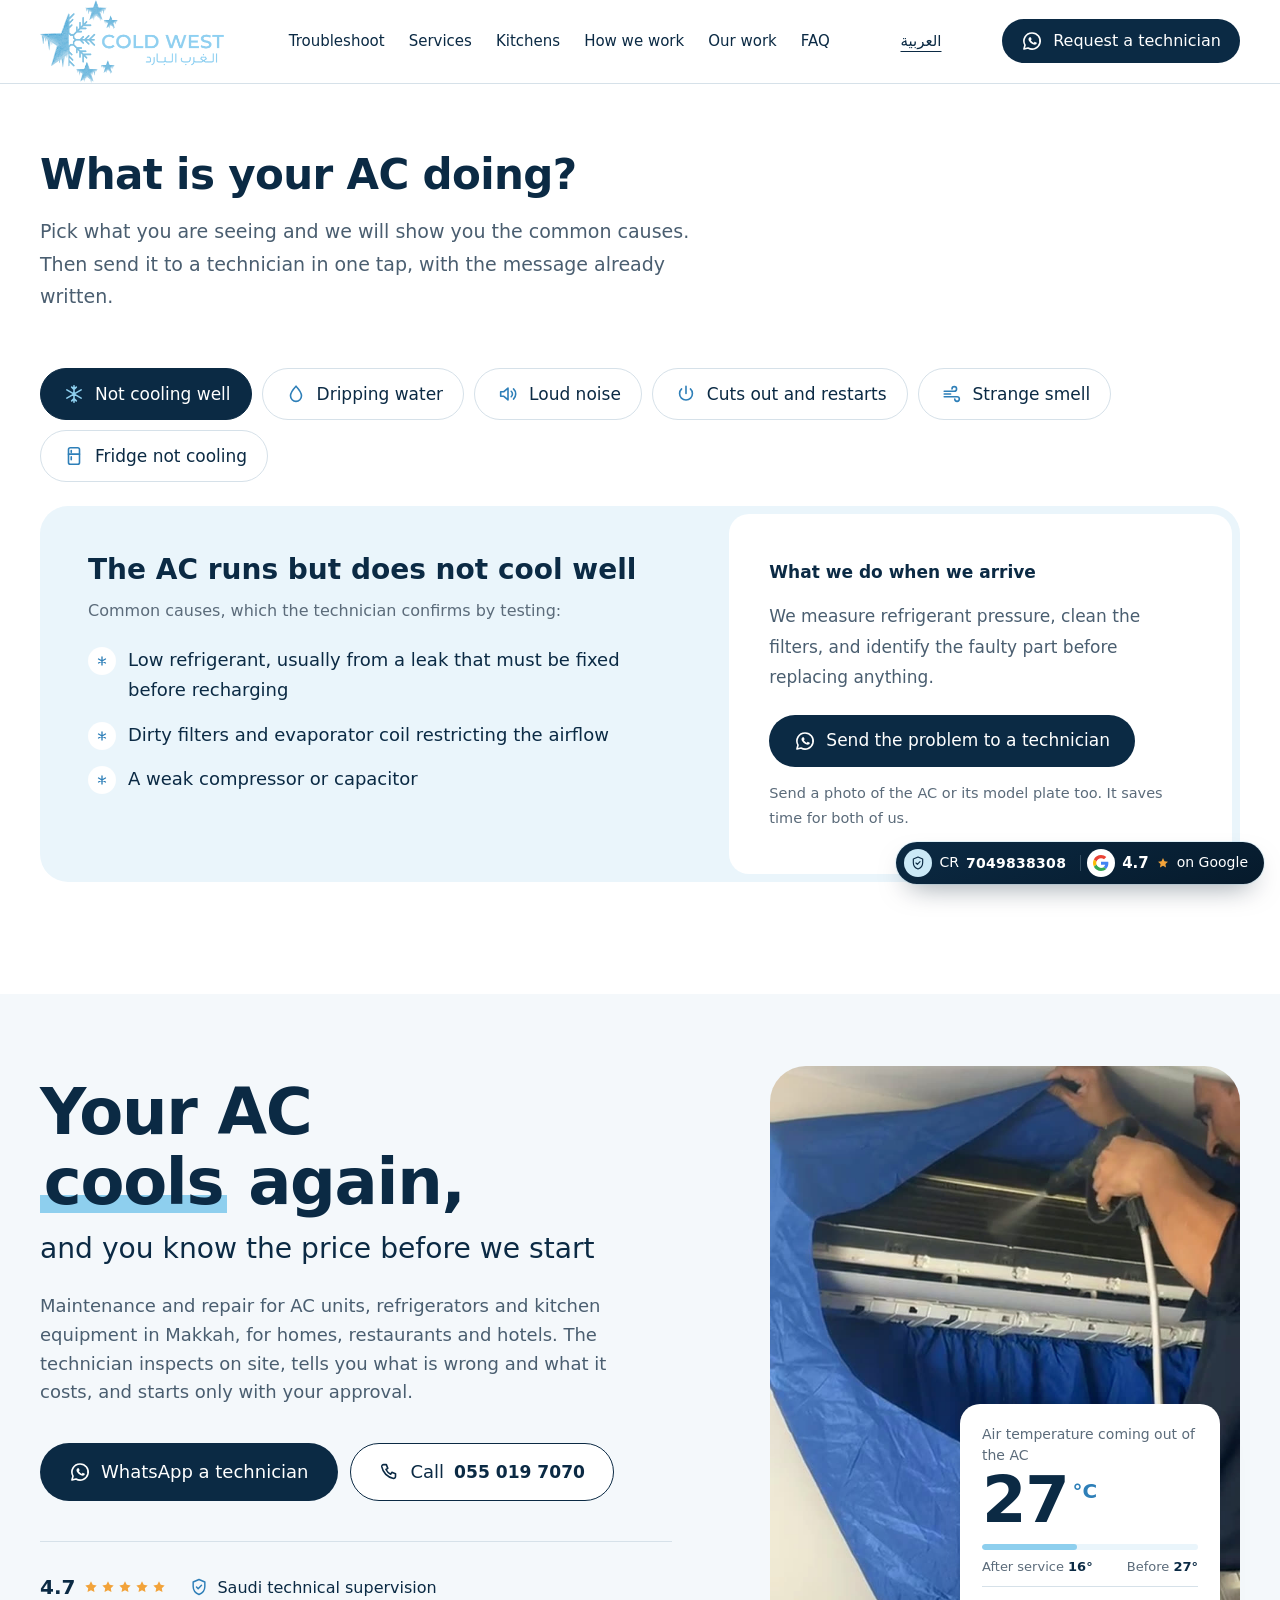
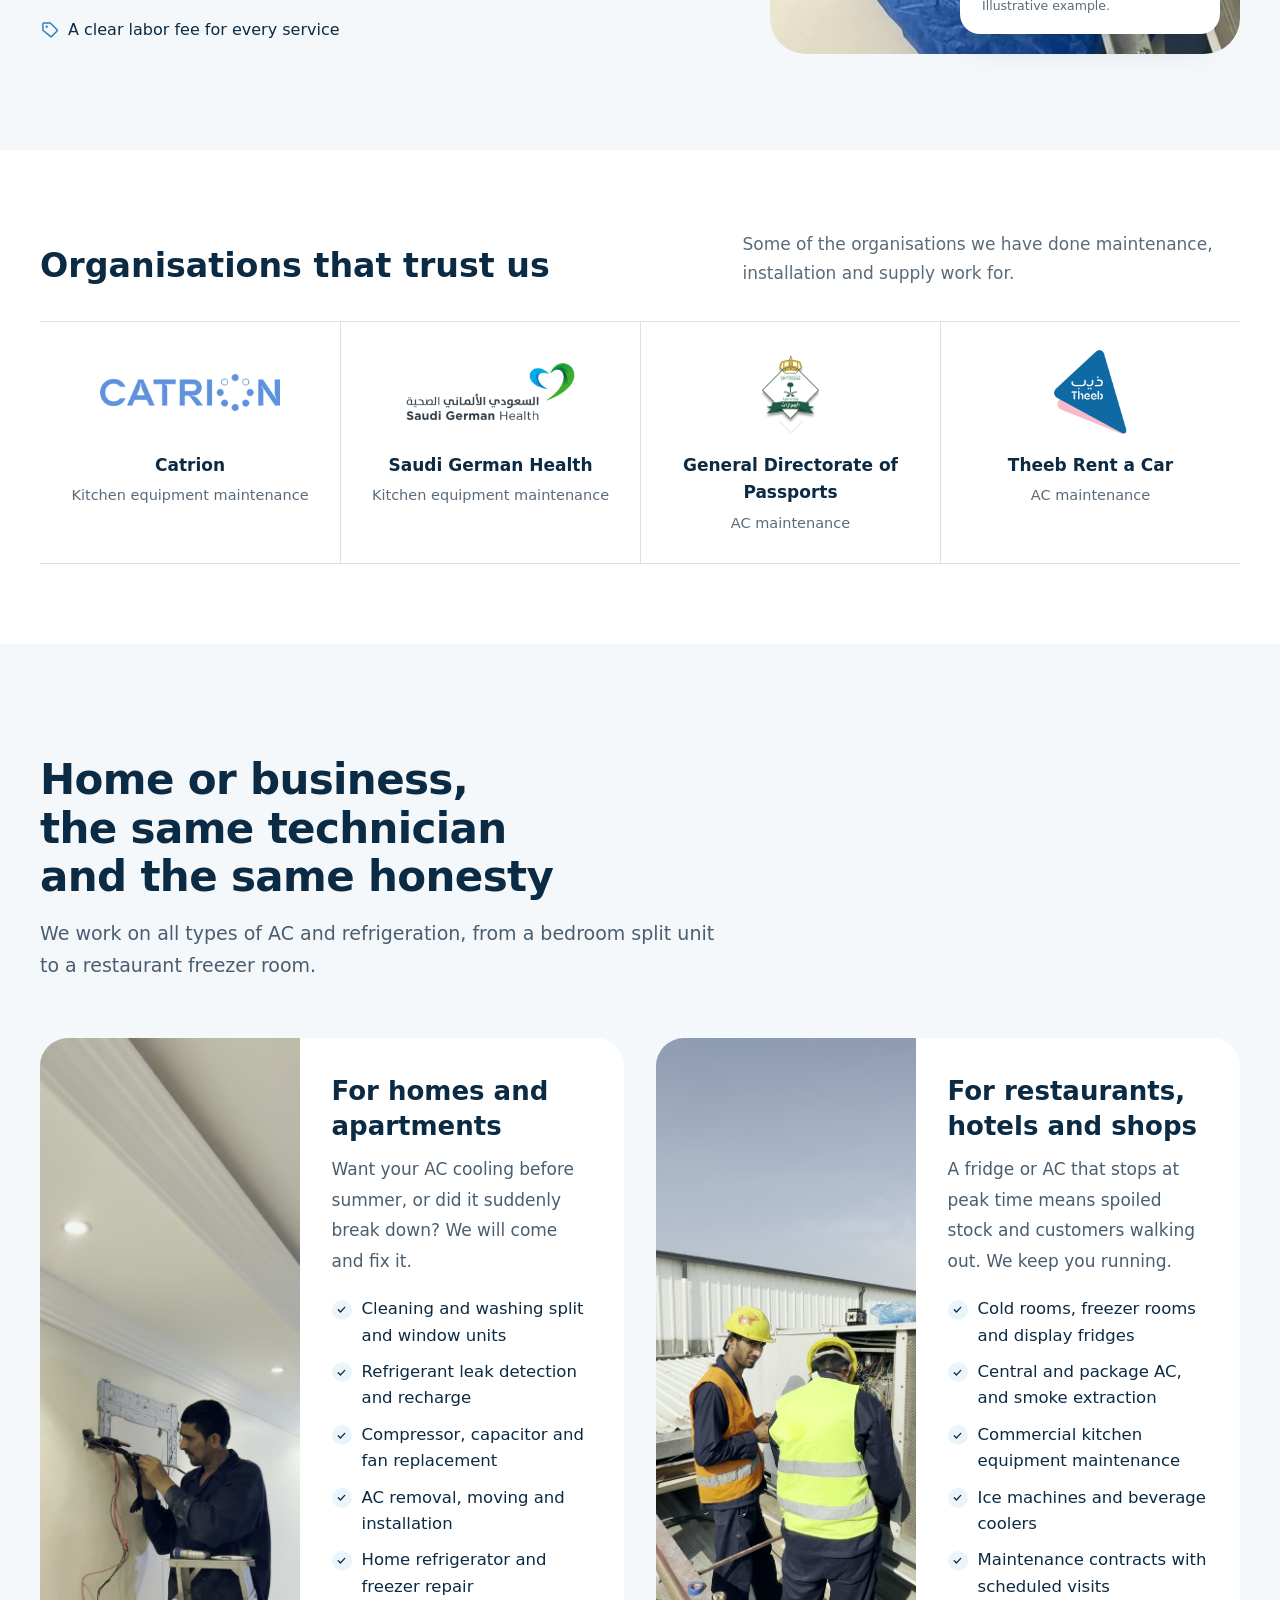
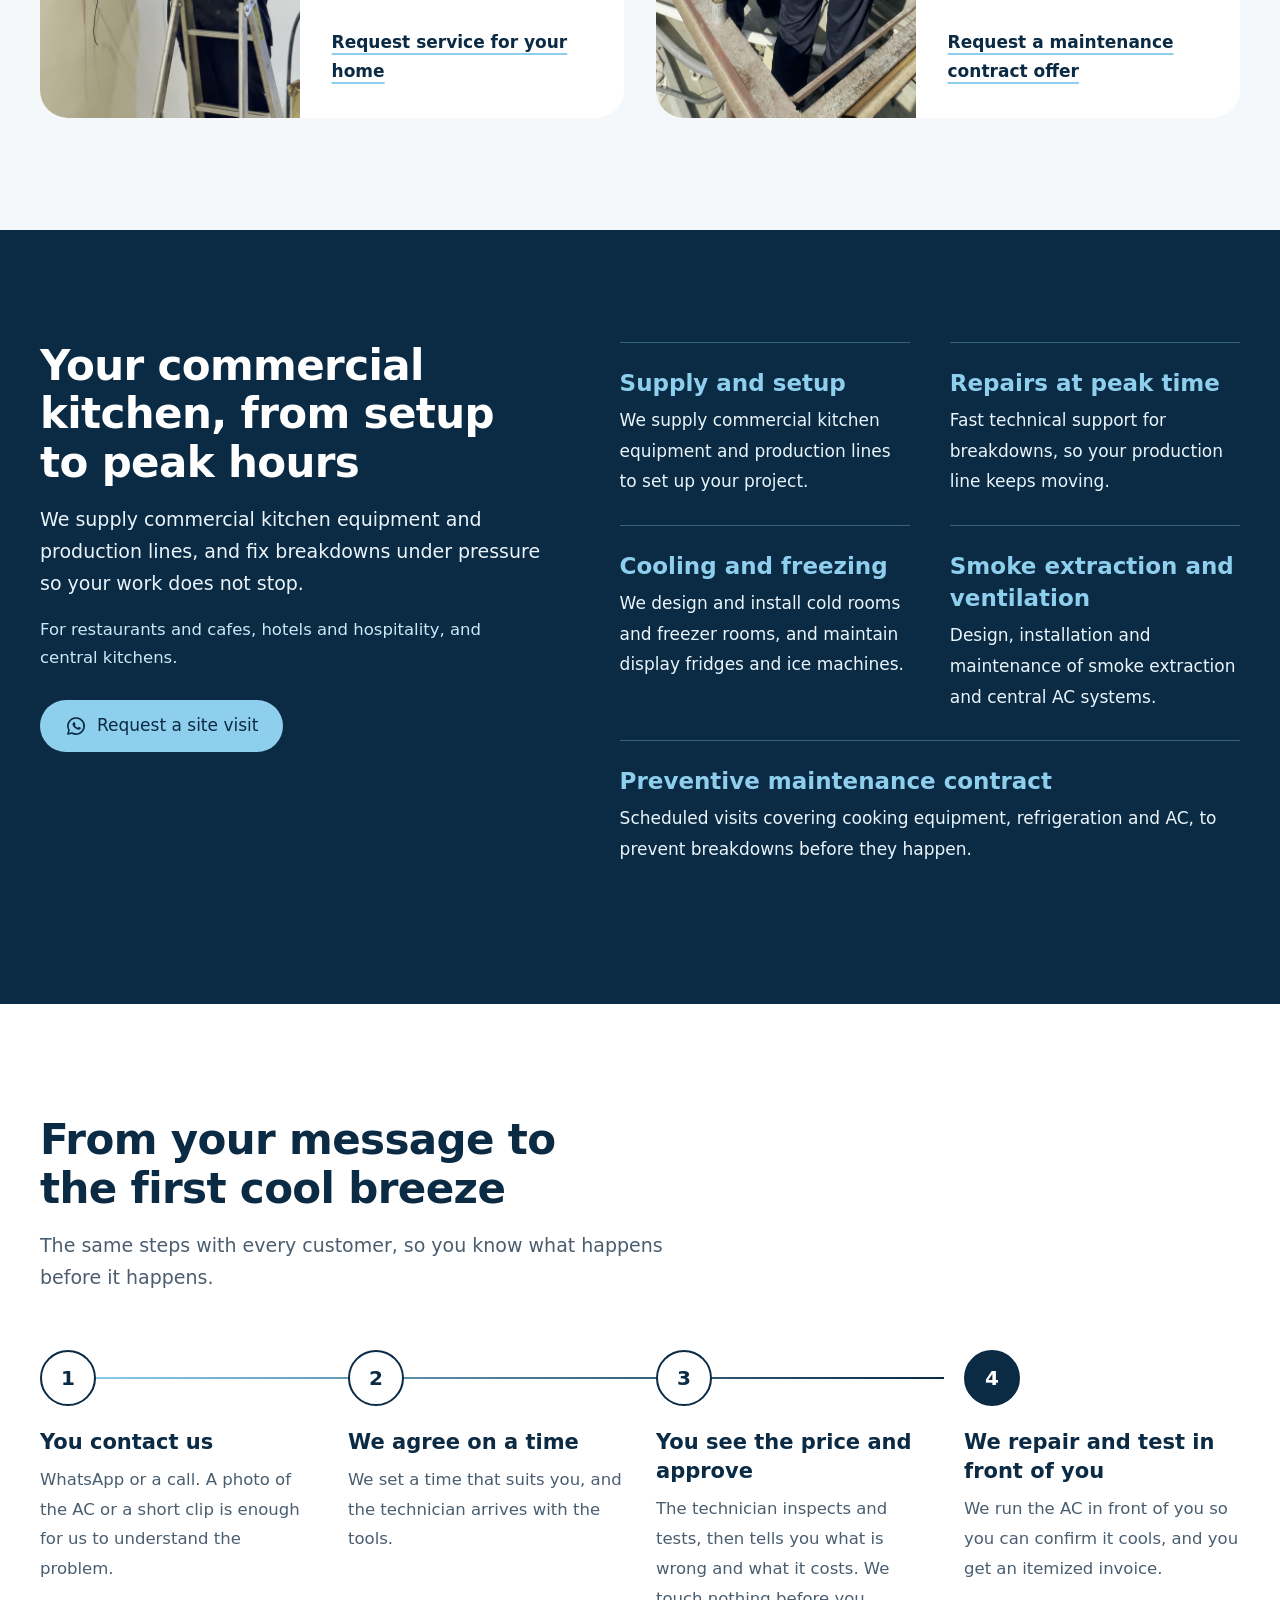
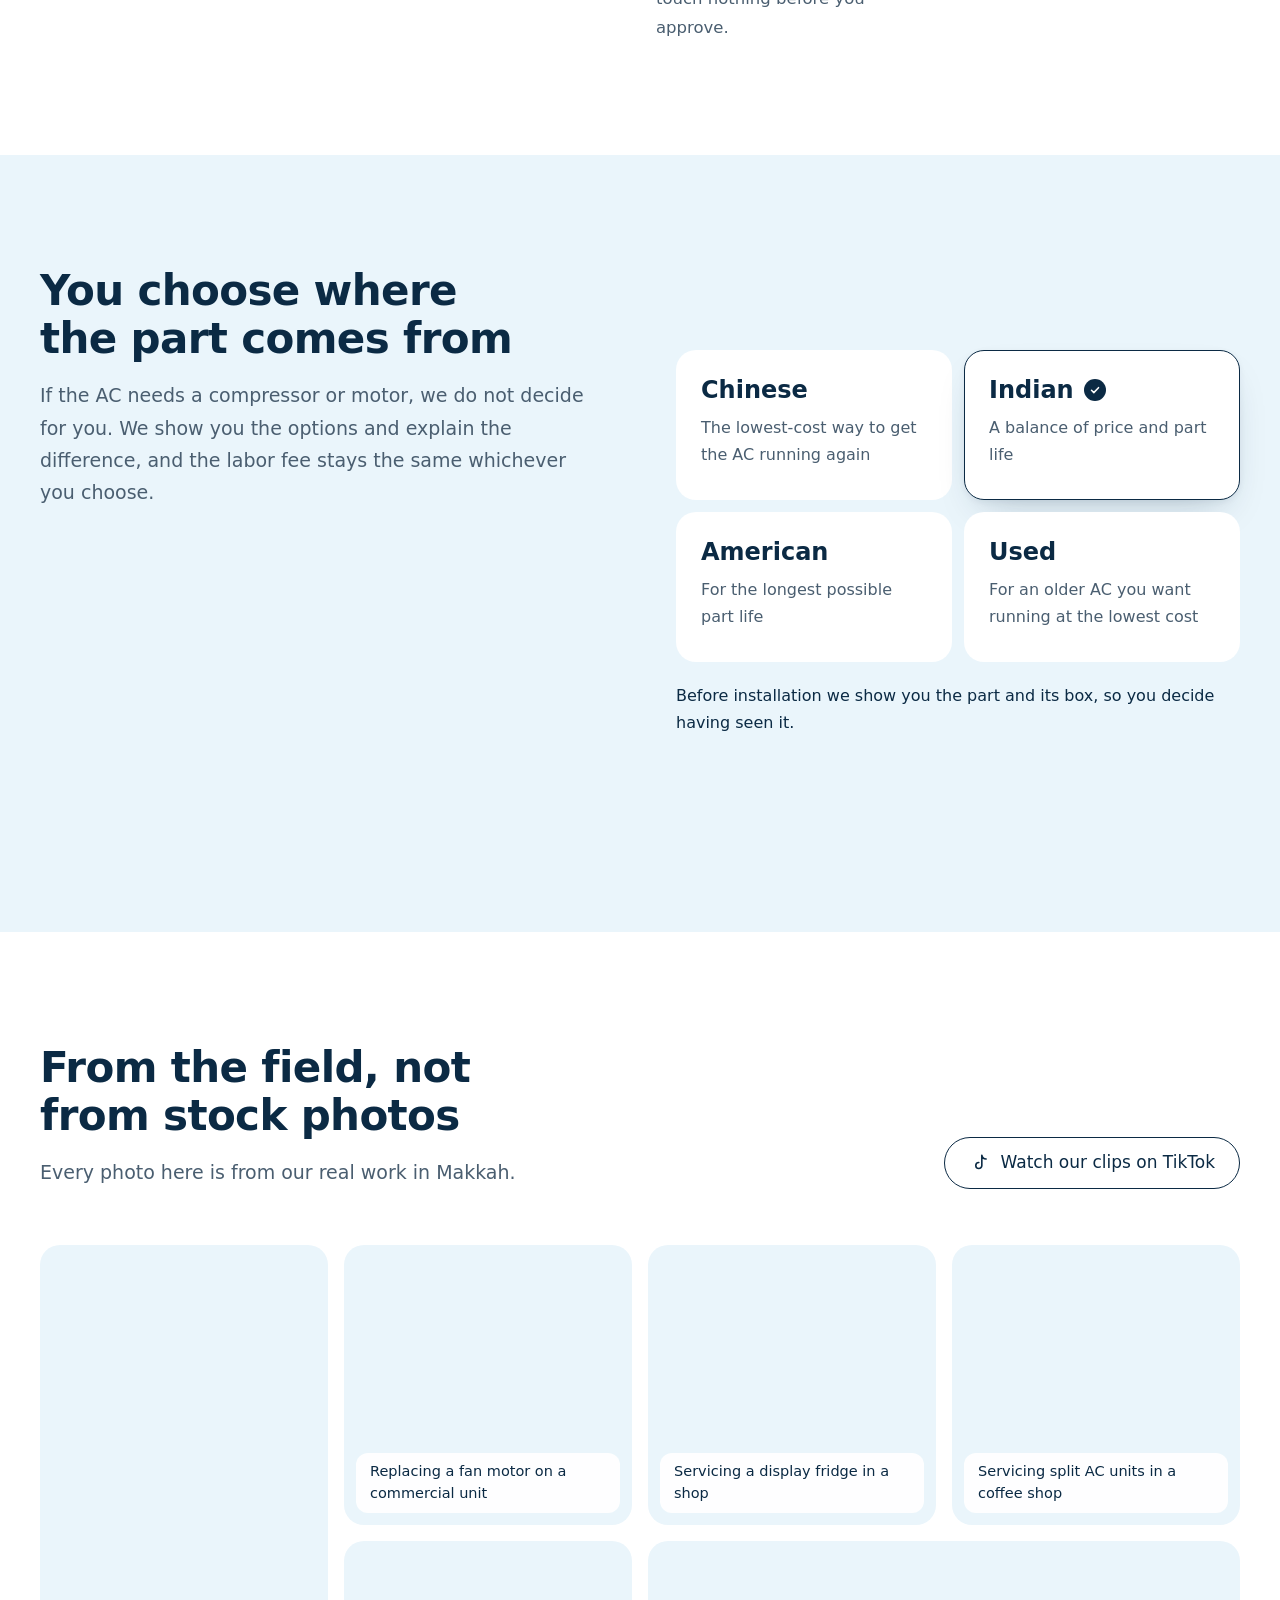
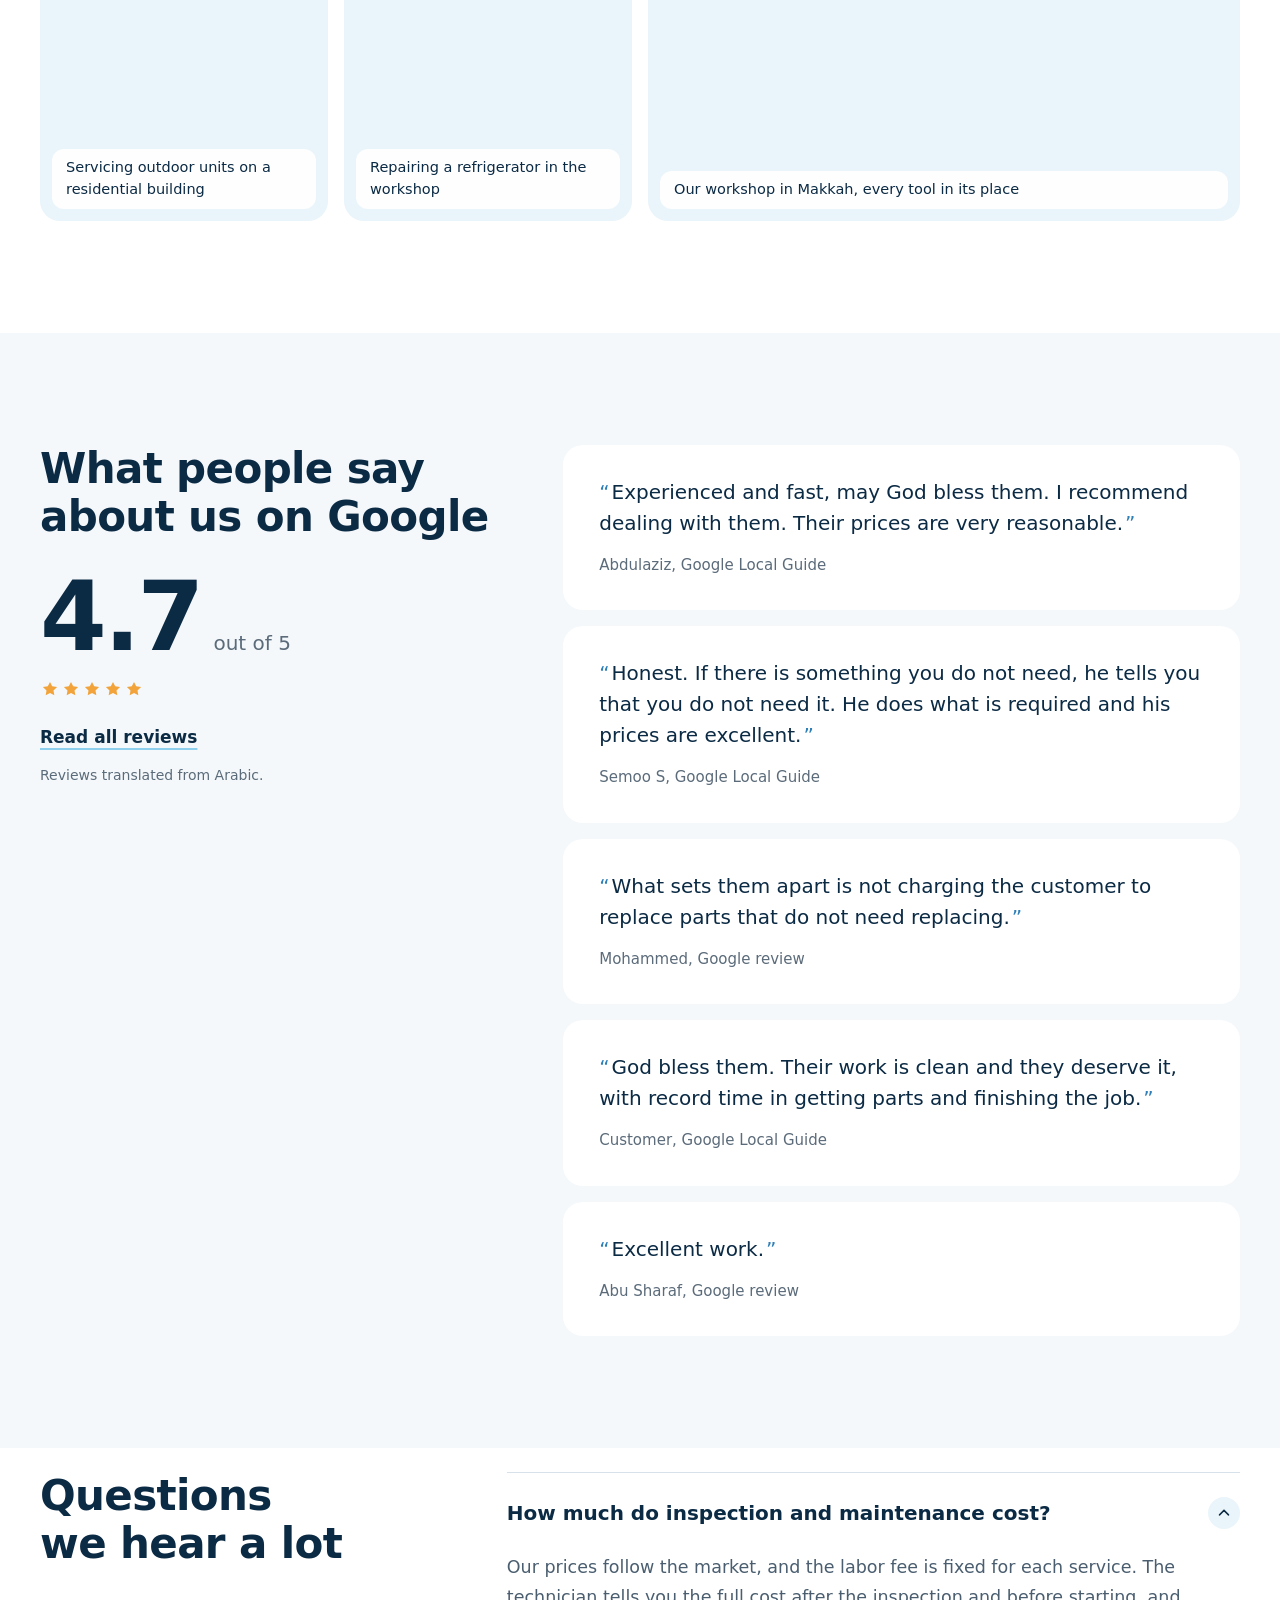
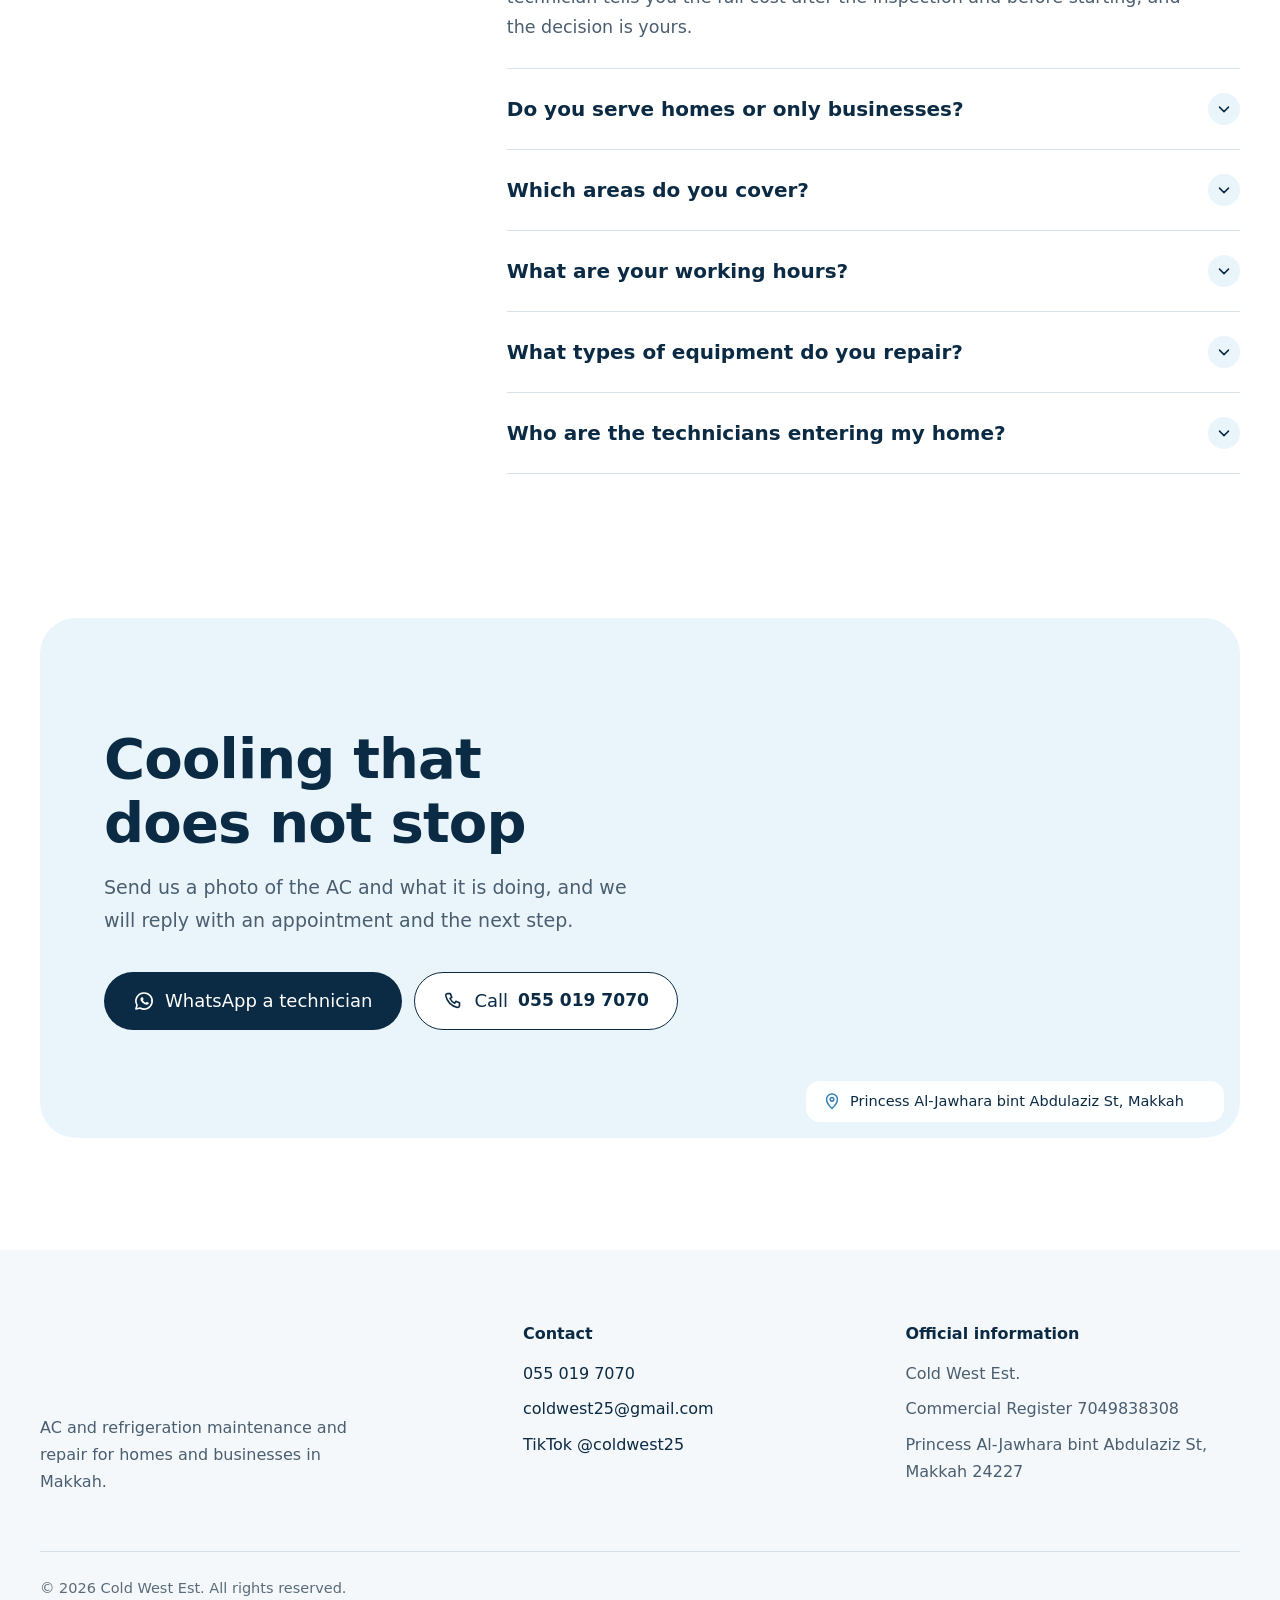
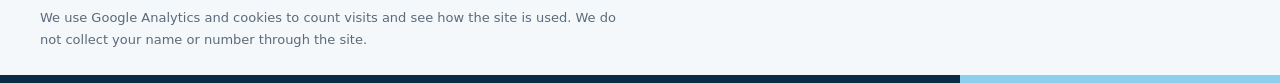
<file: en/index.html>
<!doctype html>
<html lang="en" dir="ltr">
<head>
<meta charset="utf-8">
<meta name="viewport" content="width=device-width, initial-scale=1">
<meta http-equiv="Content-Security-Policy" content="default-src 'self'; script-src 'self' https://www.googletagmanager.com; style-src 'self' https://fonts.googleapis.com; font-src 'self' https://fonts.gstatic.com; img-src 'self' data: https://*.google-analytics.com https://*.googletagmanager.com https://*.g.doubleclick.net https://*.google.com https://*.google.com.sa; connect-src 'self' https://*.google-analytics.com https://*.analytics.google.com https://*.googletagmanager.com https://*.g.doubleclick.net https://*.google.com https://*.google.com.sa; base-uri 'self'; form-action 'none'; upgrade-insecure-requests">
<title>Cold West | AC, Refrigeration and Kitchen Equipment Repair in Makkah</title>
<meta name="description" content="AC, refrigerator and commercial kitchen equipment maintenance and repair in Makkah, for homes, restaurants and hotels. On-site inspection, and you know the price before we start.">
<meta name="robots" content="index, follow">
<link rel="canonical" href="https://coldwest.sa/en/">
<link rel="alternate" hreflang="ar" href="https://coldwest.sa/">
<link rel="alternate" hreflang="en" href="https://coldwest.sa/en/">
<link rel="alternate" hreflang="x-default" href="https://coldwest.sa/">
<meta property="og:type" content="website">
<meta property="og:site_name" content="Cold West">
<meta property="og:url" content="https://coldwest.sa/en/">
<meta property="og:title" content="Cold West | AC and Refrigeration Repair in Makkah">
<meta property="og:description" content="On-site inspection, the price before we start, and you choose where the part comes from.">
<meta property="og:locale" content="en_US">
<meta property="og:locale:alternate" content="ar_SA">
<meta property="og:image" content="https://coldwest.sa/assets/og/share-en.jpg">
<meta property="og:image:width" content="1200">
<meta property="og:image:height" content="630">
<meta name="twitter:card" content="summary_large_image">
<meta name="twitter:title" content="Cold West | AC and Refrigeration Repair in Makkah">
<meta name="twitter:description" content="On-site inspection, the price before we start, and you choose where the part comes from.">
<meta name="twitter:image" content="https://coldwest.sa/assets/og/share-en.jpg">
<meta name="theme-color" content="#F4F8FB">
<link rel="icon" href="../assets/brand/favicon.svg" type="image/svg+xml">
<link rel="preconnect" href="https://fonts.googleapis.com">
<link rel="preconnect" href="https://fonts.gstatic.com" crossorigin>
<link href="https://fonts.googleapis.com/css2?family=Montserrat:wght@400;500;600;700&display=swap" rel="stylesheet">
<link rel="stylesheet" href="../styles.css?v=20261120c">
<script type="application/ld+json">
{"@context":"https://schema.org","@type":"HVACBusiness","@id":"https://coldwest.sa/#business","name":"Cold West Est.","alternateName":"الغرب البارد","url":"https://coldwest.sa/en/","logo":"https://coldwest.sa/assets/brand/logo-navy.png","image":"https://coldwest.sa/assets/og/share-en.jpg","telephone":"+966550197070","email":"coldwest25@gmail.com","address":{"@type":"PostalAddress","streetAddress":"Princess Al-Jawhara bint Abdulaziz St","addressLocality":"Makkah","postalCode":"24227","addressCountry":"SA"},"geo":{"@type":"GeoCoordinates","latitude":21.507045,"longitude":39.7868537},"areaServed":"Makkah","openingHoursSpecification":[{"@type":"OpeningHoursSpecification","dayOfWeek":["Saturday","Sunday","Monday","Tuesday","Wednesday","Thursday"],"opens":"09:30","closes":"12:00"},{"@type":"OpeningHoursSpecification","dayOfWeek":["Saturday","Sunday","Monday","Tuesday","Wednesday","Thursday"],"opens":"16:30","closes":"23:00"},{"@type":"OpeningHoursSpecification","dayOfWeek":"Friday","opens":"16:30","closes":"23:00"}],"sameAs":["https://www.tiktok.com/@coldwest25"]}
</script>
<script type="application/ld+json">
{"@context":"https://schema.org","@type":"FAQPage","mainEntity":[{"@type":"Question","name":"How much do inspection and maintenance cost?","acceptedAnswer":{"@type":"Answer","text":"Our prices follow the market, and the labor fee is fixed for each service. The technician tells you the full cost after the inspection and before starting, and the decision is yours."}},{"@type":"Question","name":"Do you serve homes or only businesses?","acceptedAnswer":{"@type":"Answer","text":"Both. We repair a bedroom AC in an apartment with the same care we give a restaurant cold room."}},{"@type":"Question","name":"Which areas do you cover?","acceptedAnswer":{"@type":"Answer","text":"Makkah and its neighborhoods. If you are outside Makkah, message us and we will tell you if we can reach you."}},{"@type":"Question","name":"What are your working hours?","acceptedAnswer":{"@type":"Answer","text":"Saturday to Thursday, 9:30 AM to 12 PM and 4:30 PM to 11 PM. Friday, 4:30 PM to 11 PM."}},{"@type":"Question","name":"What types of equipment do you repair?","acceptedAnswer":{"@type":"Answer","text":"Split, window, central and package AC units, home and display refrigerators, cold rooms and freezer rooms, ice machines, and commercial kitchen equipment."}},{"@type":"Question","name":"Who are the technicians entering my home?","acceptedAnswer":{"@type":"Answer","text":"The Cold West team itself, under the supervision of a Saudi refrigeration specialist. We introduce the technician to you before arrival."}}]}
</script>
</head>
<body>
<a class="skip" href="#main">Skip to content</a>

<header class="site-header" id="top">
  <div class="wrap header-row">
    <a class="brand" href="#top" aria-label="Cold West, home">
      <img src="../assets/brand/logo-ice.png" width="236" height="106" alt="Cold West">
    </a>
    <nav class="nav" aria-label="Sections">
      <a href="#diagnose">Troubleshoot</a>
      <a href="#services">Services</a>
      <a href="#kitchens">Kitchens</a>
      <a href="#how">How we work</a>
      <a href="#work">Our work</a>
      <a href="#faq">FAQ</a>
    </nav>
    <a class="lang-link" href="../" hreflang="ar" lang="ar" dir="rtl">العربية</a>
    <div class="header-actions">
      <a class="btn btn-ghost btn-sm" href="tel:+966550197070" data-track="call_click">
        <svg class="i" aria-hidden="true"><use href="#i-phone"/></svg><span class="num">055 019 7070</span>
      </a>
      <a class="btn btn-primary btn-sm" href="https://wa.me/966550197070?text=Hello%2C%20I%20need%20a%20technician%20from%20Cold%20West" data-track="whatsapp_click" data-place="header">
        <svg class="i" aria-hidden="true"><use href="#i-wa"/></svg>Request a technician
      </a>
    </div>
  </div>
</header>

<main id="main">

  <!-- Symptom picker -->
  <section class="diagnose" id="diagnose" aria-labelledby="diag-title">
    <div class="wrap">
      <div class="section-head">
        <h2 id="diag-title">What is your AC doing?</h2>
        <p>Pick what you are seeing and we will show you the common causes. Then send it to a technician in one tap, with the message already written.</p>
      </div>
      <div class="diag">
        <div class="chips" role="tablist" aria-label="Symptoms">
          <button role="tab" class="chip" aria-selected="true" data-sym="cool"><svg class="i" aria-hidden="true"><use href="#i-snow"/></svg>Not cooling well</button>
          <button role="tab" class="chip" aria-selected="false" data-sym="drip"><svg class="i" aria-hidden="true"><use href="#i-drop"/></svg>Dripping water</button>
          <button role="tab" class="chip" aria-selected="false" data-sym="noise"><svg class="i" aria-hidden="true"><use href="#i-sound"/></svg>Loud noise</button>
          <button role="tab" class="chip" aria-selected="false" data-sym="trip"><svg class="i" aria-hidden="true"><use href="#i-power"/></svg>Cuts out and restarts</button>
          <button role="tab" class="chip" aria-selected="false" data-sym="smell"><svg class="i" aria-hidden="true"><use href="#i-wind"/></svg>Strange smell</button>
          <button role="tab" class="chip" aria-selected="false" data-sym="fridge"><svg class="i" aria-hidden="true"><use href="#i-fridge"/></svg>Fridge not cooling</button>
        </div>
        <div class="diag-panel" role="tabpanel" aria-live="polite">
          <div class="diag-body">
            <h3 id="diag-heading">The AC runs but does not cool well</h3>
            <p class="diag-sub">Common causes, which the technician confirms by testing:</p>
            <ul id="diag-causes" class="causes"></ul>
            <p id="diag-alert" class="alert" hidden></p>
          </div>
          <div class="diag-side">
            <p class="diag-do-title">What we do when we arrive</p>
            <p id="diag-do"></p>
            <a id="diag-cta" class="btn btn-primary" href="#" data-track="whatsapp_click" data-place="diagnose">
              <svg class="i" aria-hidden="true"><use href="#i-wa"/></svg>Send the problem to a technician
            </a>
            <p class="diag-tip">Send a photo of the AC or its model plate too. It saves time for both of us.</p>
          </div>
        </div>
      </div>
    </div>
  </section>

  <!-- Hero -->
  <section class="hero">
    <div class="wrap hero-grid">
      <div class="hero-copy">
        <h1><span class="h1-main">Your AC <span class="h1-cool">cools</span> again,</span> <span class="h1-sub">and you know the price before we&nbsp;start</span></h1>
        <p class="lead">Maintenance and repair for AC units, refrigerators and kitchen equipment in Makkah, for homes, restaurants and hotels. The technician inspects on site, tells you what is wrong and what it costs, and starts only with your approval.</p>
        <div class="cta-row">
          <a class="btn btn-primary btn-lg" href="https://wa.me/966550197070?text=Hello%2C%20I%20need%20a%20technician%20to%20inspect%20my%20AC" data-track="whatsapp_click" data-place="hero">
            <svg class="i" aria-hidden="true"><use href="#i-wa"/></svg>WhatsApp a technician
          </a>
          <a class="btn btn-secondary btn-lg" href="tel:+966550197070" data-track="call_click" data-place="hero">
            <svg class="i" aria-hidden="true"><use href="#i-phone"/></svg>Call <span class="num">055 019 7070</span>
          </a>
        </div>
        <ul class="proof" aria-label="Why people trust us">
          <li><a href="https://maps.google.com/?cid=8441639307803874839" rel="noopener" target="_blank" class="proof-rating" aria-label="Rated 4.7 out of 5 on Google"><span class="num big">4.7</span><span class="stars" aria-hidden="true"><svg class="i"><use href="#i-star"/></svg><svg class="i"><use href="#i-star"/></svg><svg class="i"><use href="#i-star"/></svg><svg class="i"><use href="#i-star"/></svg><svg class="i"><use href="#i-star"/></svg></span></a></li>
          <li><svg class="i" aria-hidden="true"><use href="#i-shield"/></svg>Saudi technical supervision</li>
          <li><svg class="i" aria-hidden="true"><use href="#i-tag"/></svg>A clear labor fee for every service</li>
        </ul>
      </div>

      <figure class="hero-media">
        <img src="../assets/img/split-clean.jpg" width="792" height="1400" alt="Cold West technicians cleaning a split AC in a home using a wash bag" fetchpriority="high">
        <div class="reading" role="img" aria-label="Example reading of air temperature from the AC: 27 degrees before service and 16 after">
          <p class="reading-label">Air temperature coming out of the AC</p>
          <p class="reading-value"><span class="num" data-count-from="27" data-count-to="16">16</span><span class="deg">°C</span></p>
          <div class="reading-track" aria-hidden="true"><span class="reading-fill"></span></div>
          <div class="reading-scale"><span>After service <b class="num">16°</b></span><span>Before <b class="num">27°</b></span></div>
          <p class="reading-note">Illustrative example.</p>
        </div>
      </figure>
    </div>
  </section>

  <!-- Clients -->
  <section class="clients" aria-labelledby="clients-title">
    <div class="wrap">
      <div class="clients-head">
        <h2 id="clients-title">Organisations that trust us</h2>
        <p>Some of the organisations we have done maintenance, installation and supply work for.</p>
      </div>
      <ul class="clients-grid">
        <li class="client">
          <span class="client-logo client-logo-catrion"><img src="../assets/clients/catrion.png" alt="Catrion logo" width="520" height="106" loading="lazy" decoding="async"></span>
          <span class="client-name">Catrion</span>
          <span class="client-work">Kitchen equipment maintenance</span>
        </li>
        <li class="client">
          <span class="client-logo client-logo-sgh"><img src="../assets/clients/sgh.png" alt="Saudi German Health logo" width="520" height="185" loading="lazy" decoding="async"></span>
          <span class="client-name">Saudi German Health</span>
          <span class="client-work">Kitchen equipment maintenance</span>
        </li>
        <li class="client">
          <span class="client-logo client-logo-jawazat"><img src="../assets/clients/jawazat.png" alt="General Directorate of Passports logo" width="114" height="169" loading="lazy" decoding="async"></span>
          <span class="client-name">General Directorate of Passports</span>
          <span class="client-work">AC maintenance</span>
        </li>
        <li class="client">
          <span class="client-logo client-logo-theeb"><img src="../assets/clients/theeb.png" alt="Theeb Rent a Car logo" width="226" height="260" loading="lazy" decoding="async"></span>
          <span class="client-name">Theeb Rent a Car</span>
          <span class="client-work">AC maintenance</span>
        </li>
      </ul>
    </div>
  </section>

  <!-- Services: homes / businesses -->
  <section class="services" id="services" aria-labelledby="svc-title">
    <div class="wrap">
      <div class="section-head">
        <h2 id="svc-title">Home or business, the same technician and the same&nbsp;honesty</h2>
        <p>We work on all types of AC and refrigeration, from a bedroom split unit to a restaurant freezer room.</p>
      </div>

      <div class="audience">
        <article class="aud aud-home">
          <img src="../assets/img/install.jpg" width="792" height="1400" loading="lazy" alt="A technician installing an indoor split AC unit on an apartment wall">
          <div class="aud-copy">
            <h3>For homes and apartments</h3>
            <p>Want your AC cooling before summer, or did it suddenly break down? We will come and fix it.</p>
            <ul class="ticks">
              <li>Cleaning and washing split and window units</li>
              <li>Refrigerant leak detection and recharge</li>
              <li>Compressor, capacitor and fan replacement</li>
              <li>AC removal, moving and installation</li>
              <li>Home refrigerator and freezer repair</li>
            </ul>
            <a class="link" href="https://wa.me/966550197070?text=Hello%2C%20I%20have%20an%20AC%20at%20home%20and%20need%20maintenance" data-track="whatsapp_click" data-place="homes">Request service for your home</a>
          </div>
        </article>

        <article class="aud aud-biz">
          <img src="../assets/img/rooftop.jpg" width="792" height="1400" loading="lazy" alt="Technicians in helmets and reflective vests inspecting AC units on a building roof">
          <div class="aud-copy">
            <h3>For restaurants, hotels and shops</h3>
            <p>A fridge or AC that stops at peak time means spoiled stock and customers walking out. We keep you running.</p>
            <ul class="ticks">
              <li>Cold rooms, freezer rooms and display fridges</li>
              <li>Central and package AC, and smoke extraction</li>
              <li>Commercial kitchen equipment maintenance</li>
              <li>Ice machines and beverage coolers</li>
              <li>Maintenance contracts with scheduled visits</li>
            </ul>
            <a class="link" href="https://wa.me/966550197070?text=Hello%2C%20I%20would%20like%20a%20maintenance%20contract%20offer%20for%20my%20business" data-track="whatsapp_click" data-place="business">Request a maintenance contract offer</a>
          </div>
        </article>
      </div>
    </div>
  </section>

  <!-- Commercial kitchens -->
  <section class="kitchens" id="kitchens" aria-labelledby="kit-title">
    <div class="wrap kit-grid">
      <div class="kit-head">
        <h2 id="kit-title">Your commercial kitchen, from setup to peak&nbsp;hours</h2>
        <p>We supply commercial kitchen equipment and production lines, and fix breakdowns under pressure so your work does not stop.</p>
        <p class="kit-who">For restaurants and cafes, hotels and hospitality, and central kitchens.</p>
        <a class="btn kit-btn" href="https://wa.me/966550197070?text=Hello%2C%20I%20would%20like%20a%20site%20visit%20for%20my%20commercial%20kitchen" data-track="whatsapp_click" data-place="kitchens">
          <svg class="i" aria-hidden="true"><use href="#i-wa"/></svg>Request a site visit
        </a>
      </div>
      <ul class="kit-list">
        <li>
          <h3>Supply and setup</h3>
          <p>We supply commercial kitchen equipment and production lines to set up your project.</p>
        </li>
        <li>
          <h3>Repairs at peak time</h3>
          <p>Fast technical support for breakdowns, so your production line keeps moving.</p>
        </li>
        <li>
          <h3>Cooling and freezing</h3>
          <p>We design and install cold rooms and freezer rooms, and maintain display fridges and ice machines.</p>
        </li>
        <li>
          <h3>Smoke extraction and ventilation</h3>
          <p>Design, installation and maintenance of smoke extraction and central AC systems.</p>
        </li>
        <li class="kit-wide">
          <h3>Preventive maintenance contract</h3>
          <p>Scheduled visits covering cooking equipment, refrigeration and AC, to prevent breakdowns before they happen.</p>
        </li>
      </ul>
    </div>
  </section>

  <!-- How we work -->
  <section class="how" id="how" aria-labelledby="how-title">
    <div class="wrap">
      <div class="section-head">
        <h2 id="how-title">From your message to the first cool breeze</h2>
        <p>The same steps with every customer, so you know what happens before it happens.</p>
      </div>
      <ol class="steps">
        <li>
          <span class="step-n num">1</span>
          <h3>You contact us</h3>
          <p>WhatsApp or a call. A photo of the AC or a short clip is enough for us to understand the problem.</p>
        </li>
        <li>
          <span class="step-n num">2</span>
          <h3>We agree on a time</h3>
          <p>We set a time that suits you, and the technician arrives with the tools.</p>
        </li>
        <li>
          <span class="step-n num">3</span>
          <h3>You see the price and approve</h3>
          <p>The technician inspects and tests, then tells you what is wrong and what it costs. We touch nothing before you approve.</p>
        </li>
        <li>
          <span class="step-n num">4</span>
          <h3>We repair and test in front of you</h3>
          <p>We run the AC in front of you so you can confirm it cools, and you get an itemized invoice.</p>
        </li>
      </ol>
    </div>
  </section>

  <!-- Parts choice -->
  <section class="parts" aria-labelledby="parts-title">
    <div class="wrap parts-grid">
      <div class="parts-copy">
        <h2 id="parts-title">You choose where the part&nbsp;comes from</h2>
        <p>If the AC needs a compressor or motor, we do not decide for you. We show you the options and explain the difference, and the labor fee stays the same whichever you choose.</p>
        <img class="parts-img" src="../assets/img/gauges.jpg" width="792" height="1400" loading="lazy" alt="Refrigerant pressure gauges connected to an AC unit in the Cold West workshop">
      </div>
      <div class="origins" role="radiogroup" aria-label="Part origin">
        <button class="origin" role="radio" aria-checked="false" data-o="cn">
          <span class="origin-name">Chinese</span>
          <span class="origin-fit">The lowest-cost way to get the AC running again</span>
        </button>
        <button class="origin" role="radio" aria-checked="true" data-o="in">
          <span class="origin-name">Indian</span>
          <span class="origin-fit">A balance of price and part life</span>
        </button>
        <button class="origin" role="radio" aria-checked="false" data-o="us">
          <span class="origin-name">American</span>
          <span class="origin-fit">For the longest possible part life</span>
        </button>
        <button class="origin" role="radio" aria-checked="false" data-o="used">
          <span class="origin-name">Used</span>
          <span class="origin-fit">For an older AC you want running at the lowest cost</span>
        </button>
        <p class="origin-note" id="origin-note" aria-live="polite">Before installation we show you the part and its box, so you decide having seen it.</p>
      </div>
    </div>
  </section>

  <!-- Field work -->
  <section class="work" id="work" aria-labelledby="work-title">
    <div class="wrap">
      <div class="section-head section-head-split">
        <div>
          <h2 id="work-title">From the field, not from stock photos</h2>
          <p>Every photo here is from our real work in Makkah.</p>
        </div>
        <a class="btn btn-secondary" href="https://www.tiktok.com/@coldwest25" rel="noopener" target="_blank">
          <svg class="i" aria-hidden="true"><use href="#i-tiktok"/></svg>Watch our clips on TikTok
        </a>
      </div>
      <div class="gallery">
        <figure class="g g-tall"><img src="../assets/img/balcony.jpg" loading="lazy" width="792" height="1400" alt=""><figcaption>Servicing outdoor units on a residential building</figcaption></figure>
        <figure class="g"><img src="../assets/img/motor.jpg" loading="lazy" width="792" height="1400" alt=""><figcaption>Replacing a fan motor on a commercial unit</figcaption></figure>
        <figure class="g"><img src="../assets/img/display-fridge.jpg" loading="lazy" width="792" height="1400" alt=""><figcaption>Servicing a display fridge in a shop</figcaption></figure>
        <figure class="g"><img src="../assets/img/cafe.jpg" loading="lazy" width="792" height="1400" alt=""><figcaption>Servicing split AC units in a coffee shop</figcaption></figure>
        <figure class="g"><img src="../assets/img/fridge-repair.jpg" loading="lazy" width="792" height="1400" alt=""><figcaption>Repairing a refrigerator in the workshop</figcaption></figure>
        <figure class="g g-wide"><img src="../assets/img/workshop.jpg" loading="lazy" width="792" height="1400" alt=""><figcaption>Our workshop in Makkah, every tool in its place</figcaption></figure>
      </div>
    </div>
  </section>

  <!-- Reviews -->
  <section class="reviews" aria-labelledby="rev-title">
    <div class="wrap reviews-grid">
      <div class="score">
        <h2 id="rev-title">What people say about us on Google</h2>
        <p class="score-num"><span class="num">4.7</span><span class="score-of">out of 5</span></p>
        <p class="score-meta"><span class="stars" aria-label="4.7 out of 5 stars"><svg class="i"><use href="#i-star"/></svg><svg class="i"><use href="#i-star"/></svg><svg class="i"><use href="#i-star"/></svg><svg class="i"><use href="#i-star"/></svg><svg class="i"><use href="#i-star"/></svg></span></p>
        <a class="link" href="https://maps.google.com/?cid=8441639307803874839" rel="noopener" target="_blank">Read all reviews</a>
        <p class="score-note">Reviews translated from Arabic.</p>
      </div>
      <div class="quotes">
        <blockquote>
          <p>Experienced and fast, may God bless them. I recommend dealing with them. Their prices are very reasonable.</p>
          <footer>Abdulaziz, Google Local Guide</footer>
        </blockquote>
        <blockquote>
          <p>Honest. If there is something you do not need, he tells you that you do not need it. He does what is required and his prices are excellent.</p>
          <footer>Semoo S, Google Local Guide</footer>
        </blockquote>
        <blockquote>
          <p>What sets them apart is not charging the customer to replace parts that do not need replacing.</p>
          <footer>Mohammed, Google review</footer>
        </blockquote>
        <blockquote>
          <p>God bless them. Their work is clean and they deserve it, with record time in getting parts and finishing the job.</p>
          <footer>Customer, Google Local Guide</footer>
        </blockquote>
        <blockquote>
          <p>Excellent work.</p>
          <footer>Abu Sharaf, Google review</footer>
        </blockquote>
      </div>
    </div>
  </section>

  <!-- FAQ -->
  <section class="faq" id="faq" aria-labelledby="faq-title">
    <div class="wrap faq-grid">
      <h2 id="faq-title">Questions we hear a lot</h2>
      <div class="faq-list">
        <details open>
          <summary>How much do inspection and maintenance cost?</summary>
          <p>Our prices follow the market, and the labor fee is fixed for each service. The technician tells you the full cost after the inspection and before starting, and the decision is yours.</p>
        </details>
        <details>
          <summary>Do you serve homes or only businesses?</summary>
          <p>Both. We repair a bedroom AC in an apartment with the same care we give a restaurant cold room.</p>
        </details>
        <details>
          <summary>Which areas do you cover?</summary>
          <p>Makkah and its neighborhoods. If you are outside Makkah, message us and we will tell you if we can reach you.</p>
        </details>
        <details>
          <summary>What are your working hours?</summary>
          <p>Saturday to Thursday, 9:30 AM to 12 PM and 4:30 PM to 11 PM. Friday, 4:30 PM to 11 PM.</p>
        </details>
        <details>
          <summary>What types of equipment do you repair?</summary>
          <p>Split, window, central and package AC units, home and display refrigerators, cold rooms and freezer rooms, ice machines, and commercial kitchen equipment.</p>
        </details>
        <details>
          <summary>Who are the technicians entering my home?</summary>
          <p>The Cold West team itself, under the supervision of a Saudi refrigeration specialist. We introduce the technician to you before arrival.</p>
        </details>
      </div>
    </div>
  </section>

  <!-- Final CTA -->
  <section class="final" aria-labelledby="final-title">
    <div class="wrap">
      <div class="final-card">
        <div class="final-copy">
          <h2 id="final-title">Cooling that does not stop</h2>
          <p>Send us a photo of the AC and what it is doing, and we will reply with an appointment and the next step.</p>
          <div class="cta-row">
            <a class="btn btn-primary btn-lg" href="https://wa.me/966550197070?text=Hello%2C%20I%20need%20a%20technician%20from%20Cold%20West" data-track="whatsapp_click" data-place="final">
              <svg class="i" aria-hidden="true"><use href="#i-wa"/></svg>WhatsApp a technician
            </a>
            <a class="btn btn-secondary btn-lg" href="tel:+966550197070" data-track="call_click" data-place="final">
              <svg class="i" aria-hidden="true"><use href="#i-phone"/></svg>Call <span class="num">055 019 7070</span>
            </a>
          </div>
        </div>
        <figure class="final-media">
          <img src="../assets/img/storefront.jpg" width="792" height="1400" loading="lazy" alt="The Cold West storefront in Makkah at night with the service van">
          <figcaption>
            <svg class="i" aria-hidden="true"><use href="#i-pin"/></svg>
            <a href="https://www.google.com/maps/dir/?api=1&amp;destination=21.507045,39.7868537" rel="noopener" target="_blank">Princess Al-Jawhara bint Abdulaziz St, Makkah</a>
          </figcaption>
        </figure>
      </div>
    </div>
  </section>
</main>

<footer class="site-footer">
  <div class="wrap footer-grid">
    <div class="footer-brand">
      <img src="../assets/brand/logo-navy.png" width="200" height="90" alt="Cold West" loading="lazy">
      <p>AC and refrigeration maintenance and repair for homes and businesses in Makkah.</p>
    </div>
    <div>
      <h2 class="footer-h">Contact</h2>
      <ul class="footer-list">
        <li><a href="tel:+966550197070" class="num" dir="ltr">055 019 7070</a></li>
        <li><a href="mailto:coldwest25@gmail.com" dir="ltr">coldwest25@gmail.com</a></li>
        <li><a href="https://www.tiktok.com/@coldwest25" rel="noopener" target="_blank" dir="ltr">TikTok @coldwest25</a></li>
      </ul>
    </div>
    <div>
      <h2 class="footer-h">Official information</h2>
      <ul class="footer-list">
        <li>Cold West Est.</li>
        <li>Commercial Register <span class="num">7049838308</span></li>
        <li>Princess Al-Jawhara bint Abdulaziz St, Makkah <span class="num">24227</span></li>
      </ul>
    </div>
  </div>
  <div class="wrap footer-base">
    <p>© <span class="num">2026</span> Cold West Est. All rights reserved.</p>
    <p class="privacy-note">We use Google Analytics and cookies to count visits and see how the site is used. We do not collect your name or number through the site.</p>
  </div>
  <div class="id-stripe" aria-hidden="true"><span></span><span></span></div>
</footer>

<!-- Floating Google rating badge -->
<div class="gbadge" data-gbadge>
  <div class="gbadge-card" id="gbadge-card" role="dialog" aria-labelledby="gbadge-title" hidden>
    <div class="gbadge-head">
      <span class="gmark"><svg class="gmark-svg" viewBox="0 0 48 48" aria-hidden="true"><path fill="#EA4335" d="M24 9.5c3.5 0 6.6 1.2 9.1 3.6l6.8-6.8C35.8 2.4 30.3 0 24 0 14.6 0 6.6 5.4 2.6 13.2l7.9 6.2C12.4 13.7 17.7 9.5 24 9.5z"/><path fill="#4285F4" d="M46.1 24.6c0-1.6-.1-3.1-.4-4.6H24v9h12.4c-.5 2.9-2.2 5.3-4.6 6.9l7.4 5.8c4.3-4 6.9-9.9 6.9-17.1z"/><path fill="#FBBC05" d="M10.5 28.6c-.5-1.4-.8-3-.8-4.6s.3-3.2.8-4.6l-7.9-6.2C.9 16.5 0 20.1 0 24s.9 7.5 2.6 10.8l7.9-6.2z"/><path fill="#34A853" d="M24 48c6.5 0 11.9-2.1 15.9-5.8l-7.4-5.8c-2.1 1.4-4.8 2.3-8.5 2.3-6.3 0-11.6-4.2-13.5-9.9l-7.9 6.2C6.6 42.6 14.6 48 24 48z"/></svg></span>
      <p class="gbadge-title" id="gbadge-title">Rate us on Google</p>
      <button type="button" class="gbadge-close" aria-label="Close"><svg viewBox="0 0 24 24" aria-hidden="true"><path d="M6 6l12 12M18 6L6 18" fill="none" stroke="currentColor" stroke-width="2" stroke-linecap="round"/></svg></button>
    </div>
    <p class="gbadge-score"><span class="num">4.7</span><span class="stars" aria-hidden="true"><svg class="i"><use href="#i-star"/></svg><svg class="i"><use href="#i-star"/></svg><svg class="i"><use href="#i-star"/></svg><svg class="i"><use href="#i-star"/></svg><svg class="i"><use href="#i-star"/></svg></span><span class="gbadge-of">out of 5</span></p>
    <a class="gbadge-qr" href="https://g.page/r/CRfWn4c5uiZ1EAI/review" rel="noopener" target="_blank" aria-label="Write a Google review" data-track="review_write_click" data-place="floating_badge_qr"><span class="gbadge-qr-ring"><svg xmlns="http://www.w3.org/2000/svg" aria-hidden="true" shape-rendering="crispEdges" viewBox="0 0 29 29" class="gqr-svg"><path stroke="#0b2a44" d="M0 0.5h7m2 0h7m3 0h2m1 0h7m-29 1h1m5 0h1m1 0h1m1 0h2m1 0h1m1 0h1m1 0h3m2 0h1m5 0h1m-29 1h1m1 0h3m1 0h1m2 0h2m1 0h1m2 0h1m2 0h2m2 0h1m1 0h3m1 0h1m-29 1h1m1 0h3m1 0h1m7 0h3m1 0h1m3 0h1m1 0h3m1 0h1m-29 1h1m1 0h3m1 0h1m1 0h2m2 0h1m1 0h2m2 0h2m2 0h1m1 0h3m1 0h1m-29 1h1m5 0h1m2 0h1m1 0h1m1 0h4m2 0h2m1 0h1m5 0h1m-29 1h7m1 0h1m1 0h1m1 0h1m1 0h1m1 0h1m1 0h1m1 0h1m1 0h7m-19 1h1m2 0h6m1 0h1m-21 1h1m1 0h1m1 0h1m1 0h1m2 0h5m2 0h3m5 0h1m2 0h1m-28 1h1m1 0h4m1 0h2m1 0h1m2 0h2m1 0h7m2 0h1m2 0h1m-29 1h2m3 0h2m6 0h1m2 0h1m3 0h5m1 0h3m-22 1h3m2 0h3m2 0h2m1 0h1m1 0h2m3 0h1m-26 1h2m1 0h4m1 0h1m1 0h1m1 0h1m2 0h1m2 0h3m2 0h1m1 0h2m-27 1h2m4 0h2m3 0h1m2 0h3m1 0h3m2 0h1m2 0h1m-29 1h11m1 0h1m1 0h1m5 0h3m1 0h2m1 0h2m-29 1h2m1 0h1m4 0h2m1 0h3m2 0h3m4 0h1m1 0h1m1 0h1m-28 1h1m3 0h4m2 0h1m3 0h4m4 0h2m1 0h1m1 0h2m-22 1h3m2 0h1m6 0h4m2 0h2m1 0h1m-29 1h1m1 0h1m2 0h5m1 0h1m1 0h1m4 0h1m2 0h1m5 0h2m-28 1h2m4 0h1m3 0h2m2 0h1m1 0h2m3 0h1m1 0h2m1 0h1m-28 1h1m2 0h1m1 0h3m1 0h2m4 0h2m3 0h5m-17 1h1m1 0h2m1 0h1m1 0h2m1 0h3m3 0h1m1 0h3m-29 1h7m2 0h1m1 0h1m2 0h1m2 0h2m1 0h1m1 0h1m1 0h2m1 0h2m-29 1h1m5 0h1m6 0h3m1 0h1m2 0h1m3 0h2m2 0h1m-29 1h1m1 0h3m1 0h1m1 0h3m3 0h1m1 0h3m1 0h5m2 0h2m-29 1h1m1 0h3m1 0h1m3 0h2m1 0h6m1 0h1m2 0h2m1 0h3m-29 1h1m1 0h3m1 0h1m1 0h1m3 0h1m1 0h1m3 0h2m1 0h1m2 0h2m2 0h1m-29 1h1m5 0h1m2 0h1m1 0h1m3 0h7m2 0h1m2 0h1m-28 1h7m1 0h1m3 0h2m2 0h1m3 0h1m2 0h2m2 0h2"/></svg></span></a>
    <p class="gbadge-scan">Scan with your phone to leave a review</p>
    <a class="gbadge-cta" href="https://maps.google.com/?cid=8441639307803874839" rel="noopener" target="_blank" data-track="reviews_click" data-place="floating_badge">Open our Google Maps page</a>
    <a class="gbadge-cta gbadge-cta-alt" href="https://g.page/r/CRfWn4c5uiZ1EAI/review" rel="noopener" target="_blank" data-track="review_write_click" data-place="floating_badge">Write a review now</a>
  </div>
  <div class="gbadge-card crbadge-card" id="crbadge-card" role="dialog" aria-labelledby="crbadge-title" hidden>
    <div class="gbadge-head">
      <span class="gmark crmark"><svg class="crmark-svg" viewBox="0 0 24 24" aria-hidden="true"><use href="#i-shield"/></svg></span>
      <p class="gbadge-title" id="crbadge-title">Commercial Register</p>
      <button type="button" class="gbadge-close" aria-label="Close"><svg viewBox="0 0 24 24" aria-hidden="true"><path d="M6 6l12 12M18 6L6 18" fill="none" stroke="currentColor" stroke-width="2" stroke-linecap="round"/></svg></button>
    </div>
    <p class="cr-label">Unified national number</p>
    <p class="cr-number"><span class="num" data-cr>7049838308</span></p>
    <dl class="cr-facts">
      <div><dt>Trade name</dt><dd><bdi lang="ar">مؤسسة الغرب البارد للتجارة</bdi></dd></div>
      <div><dt>Entity type</dt><dd>Establishment</dd></div>
      <div><dt>Registered</dt><dd><span class="num">22/04/2025</span></dd></div>
      <div><dt>Status</dt><dd><span class="cr-status">Active</span></dd></div>
      <div><dt>City</dt><dd>Makkah</dd></div>
    </dl>
    <p class="gbadge-scan cr-note">Details from the commercial register certificate issued by the Ministry of Commerce.</p>
    <button type="button" class="gbadge-cta cr-copy" data-copy="7049838308" data-done="Copied">Copy CR number</button>
  </div>
  <div class="gbadge-pills">
    <button type="button" class="gbadge-pill crbadge-pill" aria-expanded="false" aria-controls="crbadge-card" aria-label="Commercial Register 7049838308, show details">
      <span class="gmark crmark"><svg class="crmark-svg" viewBox="0 0 24 24" aria-hidden="true"><use href="#i-shield"/></svg></span><span class="gbadge-label">CR</span><span class="num cr-num-wide">7049838308</span>
    </button>
    <button type="button" class="gbadge-pill" aria-expanded="false" aria-controls="gbadge-card" aria-label="Rated 4.7 out of 5 on Google, show details">
      <span class="gmark"><svg class="gmark-svg" viewBox="0 0 48 48" aria-hidden="true"><path fill="#EA4335" d="M24 9.5c3.5 0 6.6 1.2 9.1 3.6l6.8-6.8C35.8 2.4 30.3 0 24 0 14.6 0 6.6 5.4 2.6 13.2l7.9 6.2C12.4 13.7 17.7 9.5 24 9.5z"/><path fill="#4285F4" d="M46.1 24.6c0-1.6-.1-3.1-.4-4.6H24v9h12.4c-.5 2.9-2.2 5.3-4.6 6.9l7.4 5.8c4.3-4 6.9-9.9 6.9-17.1z"/><path fill="#FBBC05" d="M10.5 28.6c-.5-1.4-.8-3-.8-4.6s.3-3.2.8-4.6l-7.9-6.2C.9 16.5 0 20.1 0 24s.9 7.5 2.6 10.8l7.9-6.2z"/><path fill="#34A853" d="M24 48c6.5 0 11.9-2.1 15.9-5.8l-7.4-5.8c-2.1 1.4-4.8 2.3-8.5 2.3-6.3 0-11.6-4.2-13.5-9.9l-7.9 6.2C6.6 42.6 14.6 48 24 48z"/></svg></span><span class="num">4.7</span><svg class="i gbadge-star" aria-hidden="true"><use href="#i-star"/></svg><span class="gbadge-label g-label-wide">on Google</span>
    </button>
  </div>
</div>

<!-- Icons: 24px grid, 1.75 stroke, round caps (brand icon style) -->
<svg class="sprite" width="0" height="0" aria-hidden="true">
  <defs>
    <symbol id="i-phone" viewBox="0 0 24 24"><path d="M5 4h3l1.6 4-2 1.3a11 11 0 0 0 5.1 5.1l1.3-2 4 1.6v3a2 2 0 0 1-2.2 2A16 16 0 0 1 3 6.2 2 2 0 0 1 5 4z" fill="none" stroke="currentColor" stroke-width="1.75" stroke-linejoin="round"/></symbol>
    <symbol id="i-wa" viewBox="0 0 24 24"><path d="M12 3.2a8.8 8.8 0 0 0-7.6 13.2L3.2 20.8l4.5-1.2A8.8 8.8 0 1 0 12 3.2z" fill="none" stroke="currentColor" stroke-width="1.75" stroke-linejoin="round"/><path d="M9.1 8.2c.2-.4.5-.4.7-.4h.5c.2 0 .4 0 .5.4l.7 1.6c.1.2 0 .4-.1.6l-.5.6c-.1.1-.2.3 0 .5a6 6 0 0 0 2.7 2.4c.2.1.4 0 .5-.1l.6-.7c.2-.2.4-.2.6-.1l1.5.7c.2.1.4.2.4.4 0 .5-.2 1.4-1.2 1.8-.8.3-1.9.3-3.6-.5a8.9 8.9 0 0 1-3.6-3.4c-.7-1.2-.7-2.2-.5-2.8z" fill="currentColor"/></symbol>
    <symbol id="i-star" viewBox="0 0 24 24"><path d="M12 3.5l2.6 5.3 5.9.9-4.3 4.1 1 5.8L12 16.9l-5.2 2.7 1-5.8-4.3-4.1 5.9-.9z" fill="currentColor"/></symbol>
    <symbol id="i-shield" viewBox="0 0 24 24"><path d="M12 3l7 3v5.5c0 4.4-3 8-7 9.5-4-1.5-7-5.1-7-9.5V6z M9 12l2 2 4-4" fill="none" stroke="currentColor" stroke-width="1.75" stroke-linecap="round" stroke-linejoin="round"/></symbol>
    <symbol id="i-tag" viewBox="0 0 24 24"><path d="M3.5 12.3V4.5a1 1 0 0 1 1-1h7.8l8.2 8.2a1 1 0 0 1 0 1.4l-6.6 6.6a1 1 0 0 1-1.4 0z" fill="none" stroke="currentColor" stroke-width="1.75" stroke-linejoin="round"/><circle cx="8" cy="8" r="1.4" fill="currentColor"/></symbol>
    <symbol id="i-snow" viewBox="0 0 24 24"><path d="M12 3v18M4.2 7.5l15.6 9M4.2 16.5l15.6-9M9.5 4.5 12 7l2.5-2.5M9.5 19.5 12 17l2.5 2.5" fill="none" stroke="currentColor" stroke-width="1.75" stroke-linecap="round" stroke-linejoin="round"/></symbol>
    <symbol id="i-drop" viewBox="0 0 24 24"><path d="M12 3.5s6 6.4 6 10.5a6 6 0 0 1-12 0c0-4.1 6-10.5 6-10.5z" fill="none" stroke="currentColor" stroke-width="1.75" stroke-linejoin="round"/></symbol>
    <symbol id="i-sound" viewBox="0 0 24 24"><path d="M4 9.5h3.5L12 5.5v13l-4.5-4H4z M15.5 9a4 4 0 0 1 0 6 M18 6.5a7.5 7.5 0 0 1 0 11" fill="none" stroke="currentColor" stroke-width="1.75" stroke-linecap="round" stroke-linejoin="round"/></symbol>
    <symbol id="i-power" viewBox="0 0 24 24"><path d="M12 3.5v8 M7.2 6.5a7 7 0 1 0 9.6 0" fill="none" stroke="currentColor" stroke-width="1.75" stroke-linecap="round"/></symbol>
    <symbol id="i-wind" viewBox="0 0 24 24"><path d="M3.5 9h11a2.5 2.5 0 1 0-2.5-2.5 M3.5 15h14a2.5 2.5 0 1 1-2.5 2.5 M3.5 12h7" fill="none" stroke="currentColor" stroke-width="1.75" stroke-linecap="round"/></symbol>
    <symbol id="i-fridge" viewBox="0 0 24 24"><rect x="6" y="3" width="12" height="18" rx="2" fill="none" stroke="currentColor" stroke-width="1.75"/><path d="M6 10h12 M9 6v2 M9 13v3" fill="none" stroke="currentColor" stroke-width="1.75" stroke-linecap="round"/></symbol>
    <symbol id="i-pin" viewBox="0 0 24 24"><path d="M12 21s-6.5-6-6.5-11a6.5 6.5 0 0 1 13 0c0 5-6.5 11-6.5 11z" fill="none" stroke="currentColor" stroke-width="1.75" stroke-linejoin="round"/><circle cx="12" cy="10" r="2.2" fill="none" stroke="currentColor" stroke-width="1.75"/></symbol>
    <symbol id="i-check" viewBox="0 0 24 24"><path d="M5 12.5l4.2 4.2L19 7" fill="none" stroke="currentColor" stroke-width="2" stroke-linecap="round" stroke-linejoin="round"/></symbol>
    <symbol id="i-tiktok" viewBox="0 0 24 24"><path d="M14 3.5v11.2a3.3 3.3 0 1 1-3.3-3.3 M14 3.5a4.7 4.7 0 0 0 4.7 4.2" fill="none" stroke="currentColor" stroke-width="1.75" stroke-linecap="round" stroke-linejoin="round"/></symbol>
  </defs>
</svg>

<script src="../script.js?v=20261120c" defer></script>
</body>
</html>
</file>
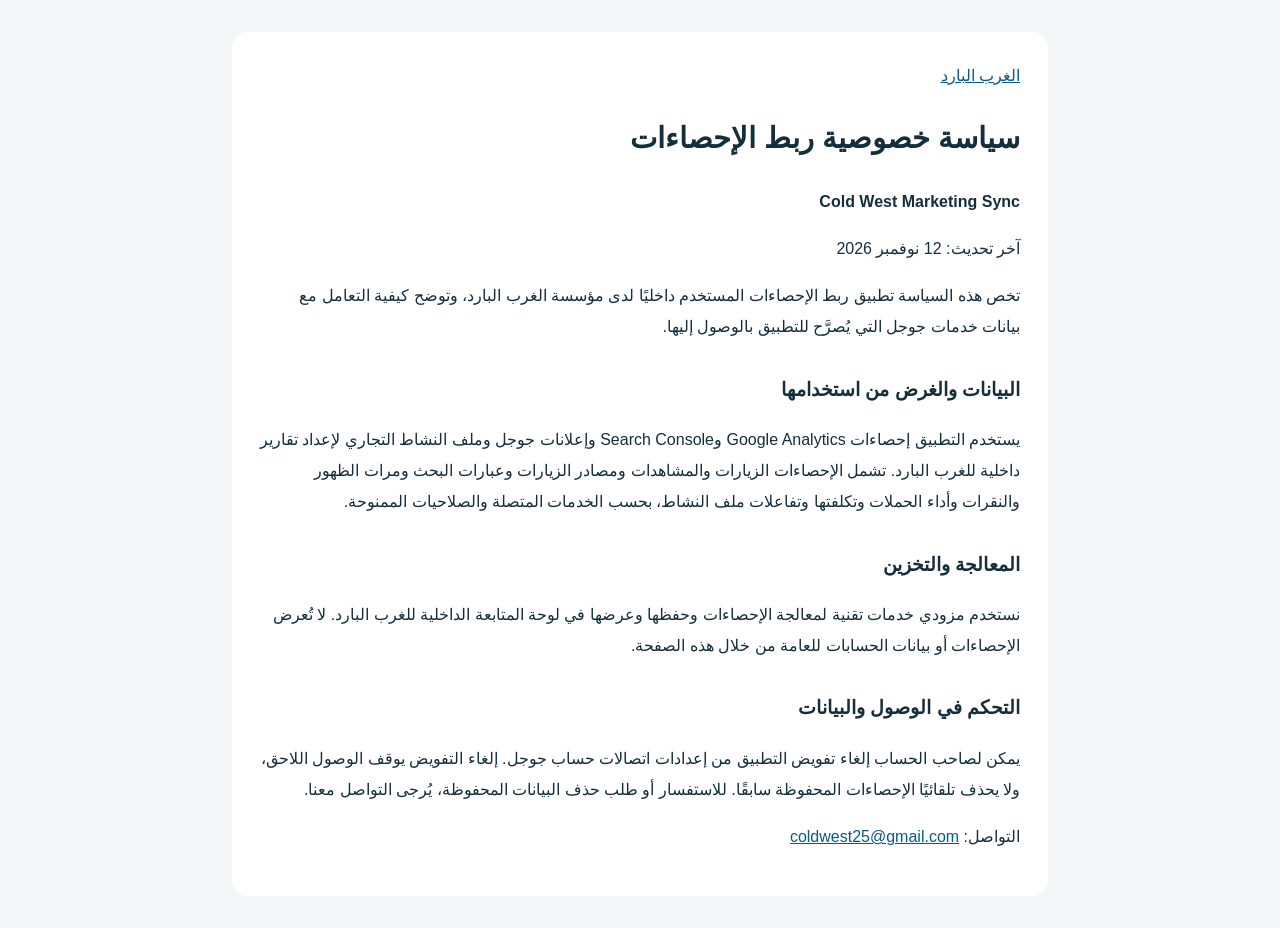
<file: marketing-sync-privacy.html>
<!doctype html><html lang="ar" dir="rtl"><head><meta charset="utf-8"><meta name="viewport" content="width=device-width,initial-scale=1"><title>خصوصية ربط الإحصاءات | الغرب البارد</title><style>body{margin:0;background:#f4f7f8;color:#142e3c;font-family:Tahoma,Arial,sans-serif;line-height:1.95}main{max-width:760px;margin:32px auto;padding:28px;background:white;border-radius:16px}h1{font-size:1.8rem}h2{font-size:1.2rem;margin-top:28px}a{color:#075b86}@media(max-width:600px){main{margin:12px;padding:22px}}</style></head><body><main><a href="/">الغرب البارد</a><h1>سياسة خصوصية ربط الإحصاءات</h1><p><strong>Cold West Marketing Sync</strong></p><p>آخر تحديث: 12 نوفمبر 2026</p><p>تخص هذه السياسة تطبيق ربط الإحصاءات المستخدم داخليًا لدى مؤسسة الغرب البارد، وتوضح كيفية التعامل مع بيانات خدمات جوجل التي يُصرَّح للتطبيق بالوصول إليها.</p><h2>البيانات والغرض من استخدامها</h2><p>يستخدم التطبيق إحصاءات Google Analytics وSearch Console وإعلانات جوجل وملف النشاط التجاري لإعداد تقارير داخلية للغرب البارد. تشمل الإحصاءات الزيارات والمشاهدات ومصادر الزيارات وعبارات البحث ومرات الظهور والنقرات وأداء الحملات وتكلفتها وتفاعلات ملف النشاط، بحسب الخدمات المتصلة والصلاحيات الممنوحة.</p><h2>المعالجة والتخزين</h2><p>نستخدم مزودي خدمات تقنية لمعالجة الإحصاءات وحفظها وعرضها في لوحة المتابعة الداخلية للغرب البارد. لا تُعرض الإحصاءات أو بيانات الحسابات للعامة من خلال هذه الصفحة.</p><h2>التحكم في الوصول والبيانات</h2><p>يمكن لصاحب الحساب إلغاء تفويض التطبيق من إعدادات اتصالات حساب جوجل. إلغاء التفويض يوقف الوصول اللاحق، ولا يحذف تلقائيًا الإحصاءات المحفوظة سابقًا. للاستفسار أو طلب حذف البيانات المحفوظة، يُرجى التواصل معنا.</p><p>التواصل: <a href="mailto:coldwest25@gmail.com">coldwest25@gmail.com</a></p></main></body></html>
</file>
<file: styles.css>
/* الغرب البارد — واجهة الموقع
   الألوان والخطوط من دليل الهوية الرسمي v1.0 */


:root {
  --navy: #0B2A44;
  --navy-deep: #061A2B;
  --ice: #8ECFEE;
  --ice-light: #CBE9F7;
  --frost: #EAF5FB;
  --paper: #F4F8FB;
  --white: #FFFFFF;
  --tech: #2E7FB8;
  --ink: #4A5E70;
  --steel: #5B6B7A;
  --rule: #9AABB8;
  --line: #D6E1E9;
  --amber: #F2A33A;
  --amber-deep: #A8640E;
  --amber-light: #FBE3BF;

  --display: "Thmanyah Display", "Thmanyah Sans", system-ui, serif;
  --sans: "Thmanyah Sans", system-ui, sans-serif;
  --num: "Montserrat", "Thmanyah Sans", system-ui, sans-serif;

  --r-field: 12px;
  --r-card: 20px;
  --r-box: 28px;
  --r-img: 36px;

  --gutter: 40px;
  --section: 112px;
  --shadow: 0 18px 40px -18px rgba(11, 42, 68, .28), 0 2px 6px rgba(11, 42, 68, .06);
  --ease-out: cubic-bezier(.16, 1, .3, 1);
}

*, *::before, *::after { box-sizing: border-box; }
html { scroll-behavior: smooth; scroll-padding-top: 96px; -webkit-text-size-adjust: 100%; }
body {
  margin: 0;
  background: var(--white);
  color: var(--ink);
  font: 400 18px/1.85 var(--sans);
  text-rendering: optimizeLegibility;
  -webkit-font-smoothing: antialiased;
}
img { display: block; max-width: 100%; height: auto; }
a { color: var(--navy); text-underline-offset: .3em; text-decoration-thickness: 1px; }
h1, h2, h3, p, ul, ol, figure, blockquote { margin: 0; }
ul, ol { padding: 0; list-style: none; }
::selection { background: var(--ice-light); color: var(--navy); }
:focus-visible { outline: 3px solid var(--tech); outline-offset: 3px; border-radius: 6px; }
html { scrollbar-color: var(--rule) var(--paper); }

.num { font-family: var(--num); font-variant-numeric: tabular-nums lining-nums; letter-spacing: 0; unicode-bidi: isolate; direction: ltr; display: inline-block; }
.wrap { width: min(1240px, 100% - 2 * var(--gutter)); margin-inline: auto; }
.skip { position: absolute; inset-inline-start: 16px; top: -60px; background: var(--navy); color: var(--white); padding: 10px 16px; border-radius: 999px; z-index: 100; }
.skip:focus { top: 12px; }

.i { width: 22px; height: 22px; flex: none; }

/* ---------- Buttons ---------- */
.btn {
  --h: 52px;
  display: inline-flex; align-items: center; justify-content: center; gap: 10px;
  min-height: var(--h); padding: 0 24px;
  border-radius: 999px; border: 1.5px solid transparent;
  font: 500 17px/1 var(--sans); text-decoration: none; white-space: nowrap;
  cursor: pointer;
  transition: background-color .2s var(--ease-out), color .2s var(--ease-out), border-color .2s var(--ease-out), transform .2s var(--ease-out), box-shadow .2s var(--ease-out);
}
.btn:active { transform: translateY(1px); }
.btn-primary { background: var(--navy); color: var(--white); }
.btn-primary:hover { background: var(--navy-deep); box-shadow: 0 10px 22px -12px rgba(11, 42, 68, .6); }
.btn-secondary { background: var(--white); color: var(--navy); border-color: var(--navy); }
.btn-secondary:hover { background: var(--frost); }
.btn-ghost { background: transparent; color: var(--navy); }
.btn-ghost:hover { background: var(--frost); }
.btn-sm { --h: 44px; padding: 0 18px; font-size: 16px; }
.btn-lg { --h: 58px; padding: 0 28px; font-size: 18px; }
.btn .num { font-weight: 600; font-size: .95em; }

.link {
  display: inline-flex; align-items: center; gap: 8px;
  font-weight: 700; color: var(--navy);
  text-decoration: underline; text-decoration-color: var(--ice); text-decoration-thickness: 2px;
}
.link:hover { text-decoration-color: var(--navy); }

/* ---------- Header ---------- */
.site-header {
  position: sticky; top: 0; z-index: 50;
  background: rgba(255, 255, 255, .94);
  backdrop-filter: saturate(1.4) blur(10px);
  border-bottom: 1px solid var(--line);
}
.header-row { display: flex; align-items: center; justify-content: space-between; gap: 24px; min-height: 80px; }
.brand img { width: 184px; height: auto; }
.lang-link { font-size: 15px; font-weight: 500; color: var(--navy); white-space: nowrap; padding: 8px 6px; }
.sprite { position: absolute; }
.brand { flex: none; }
.nav { display: flex; gap: 4px; }
.nav a { padding: 10px 14px; border-radius: 999px; color: var(--navy); text-decoration: none; font-weight: 500; font-size: 16px; white-space: nowrap; }
.nav a:hover { background: var(--frost); }
.header-actions { display: flex; align-items: center; gap: 8px; }

/* ---------- Section rhythm ---------- */
section { padding-block: var(--section); }
/* The problem picker opens the page: less air above it */
main > section:first-child { padding-block-start: calc(var(--section) * .6); }
.section-head { max-width: 680px; margin-block-end: 56px; }
.section-head h2, .parts-copy h2, .score h2, .kit-head h2, .faq h2, .final h2 {
  font: 700 clamp(30px, 3.4vw, 42px)/1.3 var(--display);
  color: var(--navy);
  text-wrap: balance;
}
.section-head p { margin-block-start: 16px; font-size: 19px; color: var(--ink); max-width: 60ch; }
.section-head-split { max-width: none; display: flex; align-items: end; justify-content: space-between; gap: 32px; flex-wrap: wrap; }
.section-head-split > div { max-width: 640px; }

/* ---------- Hero ---------- */
.hero { background: var(--paper); padding-block: 72px 96px; overflow: hidden; }
.hero-grid { display: grid; grid-template-columns: minmax(0, 1.12fr) minmax(0, .88fr); gap: 72px; align-items: center; }
.hero h1 {
  color: var(--navy);
}
.h1-main { display: block; font: 700 clamp(52px, 6vw, 84px)/1.14 var(--display); text-wrap: balance; }
.h1-cool { background: linear-gradient(transparent 64%, var(--ice) 64%, var(--ice) 92%, transparent 92%); padding-inline: .06em; }
.h1-sub { display: block; margin-block-start: 14px; font: 500 clamp(26px, 2.7vw, 36px)/1.4 var(--display); text-wrap: balance; }
.lead { margin-block-start: 24px; font-size: 20px; line-height: 1.85; max-width: 52ch; }
.cta-row { display: flex; flex-wrap: wrap; gap: 12px; margin-block-start: 36px; }
.proof { display: flex; flex-wrap: wrap; align-items: center; gap: 12px 22px; margin-block-start: 40px; padding-block-start: 28px; border-top: 1px solid var(--line); font-size: 16px; color: var(--navy); }
.proof li { display: inline-flex; align-items: center; gap: 8px; font-weight: 500; white-space: nowrap; }
.proof .i { width: 20px; height: 20px; color: var(--tech); }
.proof-rating { display: inline-flex; align-items: center; gap: 8px; text-decoration: none; color: inherit; }
.proof-rating:hover span:last-child { text-decoration: underline; text-decoration-color: var(--ice); }
.proof-rating .big { font-weight: 700; font-size: 20px; color: var(--navy); }
.stars { display: inline-flex; gap: 1px; color: var(--amber); }
.stars .i { width: 16px; height: 16px; color: var(--amber); }

.hero-media { position: relative; justify-self: end; width: min(100%, 470px); }
.hero-media img {
  width: 100%; aspect-ratio: 4 / 5; object-fit: cover; object-position: 50% 30%;
  border-radius: var(--r-img);
}
.reading {
  position: absolute; inset-inline-end: 20px; bottom: 20px;
  width: 260px; padding: 20px 22px 18px;
  background: var(--white); border-radius: var(--r-card);
  box-shadow: var(--shadow);
}
.reading-label { font-size: 14px; font-weight: 500; color: var(--steel); line-height: 1.5; }
.reading-value { display: flex; align-items: flex-start; gap: 4px; margin-block: 2px 12px; color: var(--navy); direction: ltr; justify-content: flex-end; }
.reading-value .num { font-size: 64px; font-weight: 600; line-height: 1; letter-spacing: -.02em; }
.reading-value .deg { font-family: var(--num); font-size: 20px; font-weight: 600; margin-block-start: 6px; color: var(--tech); }
.reading-track { position: relative; height: 6px; border-radius: 99px; background: var(--frost); overflow: hidden; }
.reading-fill { position: absolute; inset-block: 0; inset-inline-start: 0; width: 44%; background: var(--ice); border-radius: 99px; }
.reading-scale { display: flex; justify-content: space-between; margin-block-start: 8px; font-size: 13px; color: var(--steel); line-height: 1.4; }
.reading-scale b { font-weight: 600; color: var(--navy); }
.reading-note { margin-block-start: 10px; padding-block-start: 10px; border-top: 1px solid var(--line); font-size: 12.5px; color: var(--steel); line-height: 1.5; }

/* ---------- Diagnose ---------- */
.diagnose { background: var(--white); }
.chips { display: flex; flex-wrap: wrap; gap: 10px; margin-block-end: 24px; }
.chip {
  display: inline-flex; align-items: center; gap: 10px;
  min-height: 52px; padding: 0 20px 0 22px;
  border-radius: 999px; border: 1.5px solid var(--line);
  background: var(--white); color: var(--navy);
  font: 500 17px/1 var(--sans); cursor: pointer;
  transition: border-color .2s var(--ease-out), background-color .2s var(--ease-out), color .2s var(--ease-out);
}
.chip .i { color: var(--tech); }
.chip:hover { border-color: var(--rule); }
.chip[aria-selected="true"] { background: var(--navy); border-color: var(--navy); color: var(--white); }
.chip[aria-selected="true"] .i { color: var(--ice); }

.diag-panel {
  display: grid; grid-template-columns: minmax(0, 1.35fr) minmax(0, 1fr);
  border-radius: var(--r-box); background: var(--frost); overflow: hidden;
}
.diag-body { padding: 44px 48px; }
.diag-body h3 { font: 700 28px/1.4 var(--sans); color: var(--navy); }
.diag-sub { margin-block-start: 8px; font-size: 16px; color: var(--steel); }
.causes { margin-block-start: 20px; display: grid; gap: 14px; }
.causes li { display: grid; grid-template-columns: 28px 1fr; gap: 12px; align-items: start; color: var(--navy); font-size: 18px; line-height: 1.7; }
.causes li::before {
  content: ""; width: 28px; height: 28px; border-radius: 50%;
  background: var(--white) url("data:image/svg+xml,%3Csvg xmlns='http://www.w3.org/2000/svg' viewBox='0 0 24 24'%3E%3Cpath d='M12 6v12M6.8 9l10.4 6M6.8 15l10.4-6' fill='none' stroke='%232E7FB8' stroke-width='2' stroke-linecap='round'/%3E%3C/svg%3E") center / 16px no-repeat;
  margin-block-start: 2px;
}
.alert { margin-block-start: 20px; padding: 14px 18px; border-radius: var(--r-field); background: var(--amber-light); color: #6B3F05; font-weight: 500; font-size: 16px; line-height: 1.7; }
.diag-side { padding: 44px 40px; background: var(--white); margin: 8px; margin-inline-start: 0; border-radius: calc(var(--r-box) - 8px); display: flex; flex-direction: column; gap: 14px; }
.diag-do-title { font-weight: 700; color: var(--navy); font-size: 17px; }
#diag-do { font-size: 17px; line-height: 1.8; }
.diag-side .btn { align-self: flex-start; margin-block-start: 8px; }
.diag-tip { font-size: 14.5px; color: var(--steel); line-height: 1.7; }
.diag-body > *, #diag-do { transition: opacity .25s var(--ease-out); }
.is-swapping .diag-body > *, .is-swapping #diag-do { opacity: 0; }

/* ---------- Services / audience ---------- */
/* Clients: organisations that trusted us */
.clients { background: var(--white); padding-block: 80px; }
.clients-head { display: flex; align-items: end; justify-content: space-between; gap: 12px 40px; flex-wrap: wrap; margin-block-end: 32px; }
.clients-head h2 { font: 700 clamp(26px, 2.6vw, 34px)/1.35 var(--display); color: var(--navy); text-wrap: balance; }
.clients-head p { font-size: 17px; line-height: 1.75; color: var(--steel); max-width: 46ch; }
.clients-grid { display: grid; grid-template-columns: repeat(4, minmax(0, 1fr)); border-block: 1px solid var(--line); }
.client { display: grid; justify-items: center; align-content: start; gap: 4px; padding: 28px 20px 26px; text-align: center; }
.client + .client { border-inline-start: 1px solid var(--line); }
.client-logo { display: grid; place-items: center; height: 84px; width: 100%; margin-block-end: 14px; }
.client-logo img { height: auto; width: auto; max-height: 84px; max-width: min(100%, 180px); object-fit: contain; }
.client-logo-catrion img { max-height: 40px; }
.client-logo-sgh img { max-height: 60px; }
.client-name { font: 700 17px/1.6 var(--sans); color: var(--navy); }
.client-work { font-size: 14.5px; line-height: 1.7; color: var(--steel); padding-block-end: 2px; }
@media (max-width: 640px) {
  .clients { padding-block: 56px; }
  .clients-head { margin-block-end: 20px; }
  .clients-head p { font-size: 16px; }
  .clients-grid { grid-template-columns: repeat(2, minmax(0, 1fr)); }
  .client { padding: 22px 10px 20px; }
  .client:nth-child(3), .client:nth-child(4) { border-block-start: 1px solid var(--line); }
  .client:nth-child(3) { border-inline-start: 0; }
  .client-logo { height: 64px; margin-block-end: 10px; }
  .client-logo img { max-height: 64px; max-width: min(100%, 140px); }
  .client-logo-catrion img { max-height: 30px; }
  .client-logo-sgh img { max-height: 48px; }
  .client-name { font-size: 15.5px; }
  .client-work { font-size: 13.5px; }
}

.services { background: var(--paper); }
.audience { display: grid; grid-template-columns: 1fr 1fr; gap: 32px; }
.aud { display: grid; grid-template-columns: minmax(0, .8fr) minmax(0, 1fr); background: var(--white); border-radius: var(--r-box); overflow: hidden; }
.aud img { width: 100%; height: 100%; min-height: 420px; object-fit: cover; }
.aud-home img { object-position: 50% 35%; }
.aud-biz img { object-position: 45% 40%; }
.aud-copy { padding: 36px 32px 32px; display: flex; flex-direction: column; }
.aud-copy h3 { font: 700 26px/1.35 var(--sans); color: var(--navy); }
.aud-copy > p { margin-block-start: 10px; font-size: 17px; line-height: 1.8; }
.ticks { margin-block: 20px 28px; display: grid; gap: 10px; }
.ticks li { position: relative; padding-inline-start: 30px; font-size: 16.5px; color: var(--navy); line-height: 1.6; }
.ticks li::before {
  content: ""; position: absolute; inset-inline-start: 0; top: .2em; width: 20px; height: 20px; border-radius: 50%;
  background: var(--frost) url("data:image/svg+xml,%3Csvg xmlns='http://www.w3.org/2000/svg' viewBox='0 0 24 24'%3E%3Cpath d='M6 12.5l4 4L18 8' fill='none' stroke='%230B2A44' stroke-width='2.4' stroke-linecap='round' stroke-linejoin='round'/%3E%3C/svg%3E") center / 13px no-repeat;
}
.aud-copy .link { margin-block-start: auto; }

/* ---------- How ---------- */
/* Commercial kitchens: no photos yet, type on navy */
.kitchens { background: var(--navy); color: var(--frost); }
.kitchens :focus-visible { outline-color: var(--ice); }
.kit-grid { display: grid; grid-template-columns: minmax(0, .9fr) minmax(0, 1.1fr); gap: 72px; align-items: start; }
.kit-head h2 { color: var(--white); }
.kit-head p { margin-block-start: 16px; font-size: 19px; max-width: 46ch; }
.kit-head .kit-who { font-size: 16.5px; color: var(--ice-light); }
.kit-btn { margin-block-start: 28px; background: var(--ice); color: var(--navy); }
.kit-btn:hover { background: var(--white); }
.kit-list { display: grid; grid-template-columns: 1fr 1fr; column-gap: 40px; }
.kit-list li { padding-block: 24px 28px; border-top: 1px solid rgba(142, 207, 238, .35); }
.kit-list .kit-wide { grid-column: 1 / -1; }
.kit-list h3 { font: 700 23px/1.4 var(--sans); color: var(--ice); }
.kit-list p { margin-block-start: 6px; font-size: 17px; line-height: 1.8; }

.how { background: var(--white); }
.steps { display: grid; grid-template-columns: repeat(4, 1fr); gap: 32px; position: relative; counter-reset: s; }
.steps::before {
  content: ""; position: absolute; top: 27px; inset-inline: 28px calc(25% - 4px);
  height: 2px; background: linear-gradient(to left, var(--navy), var(--ice));
}
.steps li { position: relative; }
.step-n {
  position: relative; z-index: 1;
  display: grid; place-items: center; width: 56px; height: 56px; border-radius: 50%;
  background: var(--white); border: 2px solid var(--navy); color: var(--navy);
  font-size: 20px; font-weight: 700;
}
.steps li:last-child .step-n { background: var(--navy); color: var(--white); }
.steps h3 { margin-block-start: 22px; font: 700 21px/1.4 var(--sans); color: var(--navy); }
.steps p { margin-block-start: 8px; font-size: 16.5px; line-height: 1.8; max-width: 30ch; }

/* ---------- Parts ---------- */
.parts { background: var(--frost); }
.parts-grid { display: grid; grid-template-columns: minmax(0, 1fr) minmax(0, 1fr); gap: 72px; align-items: center; }
.parts-copy p { margin-block-start: 16px; font-size: 19px; max-width: 46ch; }
.parts-img { margin-block-start: 36px; width: 100%; max-width: 440px; aspect-ratio: 16 / 10; object-fit: cover; object-position: 50% 45%; border-radius: var(--r-card); }
.origins { display: grid; grid-template-columns: 1fr 1fr; gap: 12px; }
.origin {
  display: flex; flex-direction: column; align-items: flex-start; gap: 8px; text-align: start;
  min-height: 150px; padding: 24px;
  background: var(--white); border: 1.5px solid transparent; border-radius: var(--r-card);
  cursor: pointer; color: var(--ink); font: inherit;
  transition: border-color .2s var(--ease-out), box-shadow .2s var(--ease-out);
}
.origin:hover { border-color: var(--ice); }
.origin[aria-checked="true"] { border-color: var(--navy); box-shadow: var(--shadow); }
.origin-name { font: 700 24px/1.3 var(--sans); color: var(--navy); }
.origin-fit { font-size: 16px; line-height: 1.7; }
.origin[aria-checked="true"] .origin-name::after {
  content: ""; display: inline-block; width: 22px; height: 22px; margin-inline-start: 10px; vertical-align: -3px; border-radius: 50%;
  background: var(--navy) url("data:image/svg+xml,%3Csvg xmlns='http://www.w3.org/2000/svg' viewBox='0 0 24 24'%3E%3Cpath d='M6 12.5l4 4L18 8' fill='none' stroke='white' stroke-width='2.6' stroke-linecap='round' stroke-linejoin='round'/%3E%3C/svg%3E") center / 14px no-repeat;
}
.origin-note { grid-column: 1 / -1; margin-block-start: 8px; font-size: 16px; color: var(--navy); }

/* ---------- Work gallery ---------- */
.work { background: var(--white); }
.gallery {
  display: grid; gap: 16px;
  grid-template-columns: repeat(4, 1fr);
  grid-template-rows: 280px 280px;
}
.g { position: relative; margin: 0; border-radius: var(--r-card); overflow: hidden; background: var(--frost); }
.g img { width: 100%; height: 100%; object-fit: cover; transition: transform .6s var(--ease-out); }
.g:hover img { transform: scale(1.03); }
.g-tall { grid-row: span 2; }
.g-wide { grid-column: span 2; }
.g-wide img { object-position: 50% 62%; }
.g figcaption {
  position: absolute; inset-inline: 12px; bottom: 12px;
  padding: 8px 14px; border-radius: 12px;
  background: rgba(255, 255, 255, .94); color: var(--navy);
  font-size: 14.5px; font-weight: 500; line-height: 1.5;
}

/* ---------- Reviews ---------- */
.reviews { background: var(--paper); }
.reviews-grid { display: grid; grid-template-columns: minmax(0, .8fr) minmax(0, 1.2fr); gap: 72px; align-items: start; }
.score { position: sticky; top: 96px; }
.score-num { display: flex; align-items: baseline; gap: 12px; margin-block-start: 28px; color: var(--navy); }
.score-num .num { font-size: 96px; font-weight: 600; line-height: 1; letter-spacing: -.03em; }
.score-of { font-size: 20px; color: var(--steel); }
.score-meta { display: flex; flex-wrap: wrap; align-items: center; gap: 10px; margin-block: 14px 24px; color: var(--navy); }
.score-meta .stars .i { width: 20px; height: 20px; }
.quotes { display: grid; gap: 16px; }
.quotes blockquote { background: var(--white); border-radius: var(--r-card); padding: 32px 36px; }
.quotes blockquote p { font: 500 23px/1.7 var(--sans); color: var(--navy); text-wrap: pretty; }
.quotes blockquote p::before { content: "«"; color: var(--tech); margin-inline-end: 2px; }
.quotes blockquote p::after { content: "»"; color: var(--tech); margin-inline-start: 2px; }
.quotes footer { margin-block-start: 14px; font-size: 15px; color: var(--steel); }

/* ---------- Soon ---------- */

/* ---------- FAQ ---------- */
.faq { background: var(--white); padding-block-start: 24px; }
.faq-grid { display: grid; grid-template-columns: minmax(0, .7fr) minmax(0, 1.3fr); gap: 72px; align-items: start; }
.faq-list { border-top: 1px solid var(--line); }
.faq details { border-bottom: 1px solid var(--line); }
.faq summary {
  list-style: none; cursor: pointer;
  display: flex; justify-content: space-between; align-items: center; gap: 24px;
  padding-block: 24px; font: 700 20px/1.5 var(--sans); color: var(--navy);
}
.faq summary::-webkit-details-marker { display: none; }
.faq summary::after {
  content: ""; flex: none; width: 32px; height: 32px; border-radius: 50%;
  background: var(--frost) url("data:image/svg+xml,%3Csvg xmlns='http://www.w3.org/2000/svg' viewBox='0 0 24 24'%3E%3Cpath d='M6 9.5l6 6 6-6' fill='none' stroke='%230B2A44' stroke-width='2' stroke-linecap='round' stroke-linejoin='round'/%3E%3C/svg%3E") center / 18px no-repeat;
  transition: transform .3s var(--ease-out);
}
.faq details[open] summary::after { transform: rotate(180deg); }
.faq summary:hover { color: var(--tech); }
.faq details p { padding-block-end: 26px; max-width: 62ch; font-size: 17.5px; }

/* ---------- Final ---------- */
.final { background: var(--white); padding-block-start: 32px; }
.final-card { display: grid; grid-template-columns: minmax(0, 1.25fr) minmax(0, .75fr); gap: 0; background: var(--frost); border-radius: var(--r-img); overflow: hidden; }
.final-copy { padding: 72px 64px; align-self: center; }
.final h2 { font-size: clamp(36px, 4.4vw, 56px); line-height: 1.2; }
.final-copy p { margin-block-start: 16px; font-size: 19px; max-width: 44ch; }
.final-media { position: relative; margin: 0; }
.final-media img { width: 100%; height: 100%; max-height: 520px; object-fit: cover; object-position: 50% 42%; }
.final-media figcaption {
  position: absolute; inset-inline: 16px; bottom: 16px;
  display: flex; align-items: center; gap: 8px;
  padding: 10px 16px; border-radius: 14px; background: rgba(255, 255, 255, .95);
  font-size: 14.5px; font-weight: 500; line-height: 1.5;
}
.final-media figcaption .i { color: var(--tech); width: 20px; height: 20px; }
.final-media figcaption a { text-decoration: none; }
.final-media figcaption a:hover { text-decoration: underline; }

/* ---------- Footer ---------- */
.site-footer { background: var(--paper); padding-block-start: 72px; }
.footer-grid { display: grid; grid-template-columns: 1.3fr 1fr 1fr; gap: 48px; }
.footer-brand img { width: 168px; }
.footer-brand p { margin-block-start: 16px; font-size: 16px; max-width: 34ch; }
.footer-h { font: 700 16px/1.5 var(--sans); color: var(--navy); margin-block-end: 14px; }
.footer-list { display: grid; gap: 8px; font-size: 16px; }
.footer-list a { text-decoration: none; }
.footer-list a:hover { text-decoration: underline; }
.footer-list a[dir="ltr"] { display: inline-block; }
.footer-base { margin-block-start: 56px; padding-block: 24px; border-top: 1px solid var(--line); font-size: 14.5px; color: var(--steel); }
.id-stripe { display: flex; height: 8px; }
.id-stripe span:first-child { flex: 3; background: var(--navy); }
.id-stripe span:last-child { flex: 1; background: var(--ice); }

/* ---------- Mobile bar ---------- */

/* ---------- Load moment: the reading drops once ---------- */
@media (prefers-reduced-motion: no-preference) {
  .js .reading { animation: reading-in .9s var(--ease-out) .25s both; }
  .js .reading-fill { animation: fill-drop 1.6s var(--ease-out) .55s both; }
}
@keyframes reading-in { from { opacity: 0; transform: translateY(14px); filter: blur(4px); } }
@keyframes fill-drop { from { width: 100%; } to { width: 44%; } }

@media (prefers-reduced-motion: reduce) {
  html { scroll-behavior: auto; }
  *, *::before, *::after { transition-duration: .01ms !important; animation-duration: .01ms !important; }
}

/* ---------- Responsive ---------- */
@media (max-width: 1180px) {
  .nav { display: none; }
  .audience { grid-template-columns: minmax(0, 1fr); }
  .aud { grid-template-columns: minmax(0, .7fr) minmax(0, 1fr); }
}

@media (max-width: 960px) {
  :root { --section: 88px; }
  .hero-grid, .parts-grid, .reviews-grid, .faq-grid { grid-template-columns: minmax(0, 1fr); gap: 48px; }
  .score { position: static; }
  .kit-grid { grid-template-columns: minmax(0, 1fr); gap: 40px; }
  .hero-media { justify-self: center; width: min(100%, 520px); }
  .diag-panel { grid-template-columns: minmax(0, 1fr); }
  .diag-side { margin: 0 8px 8px; }
  .steps { grid-template-columns: 1fr 1fr; row-gap: 48px; }
  .steps::before { display: none; }
  .gallery { grid-template-columns: repeat(2, 1fr); grid-template-rows: 300px 220px 220px 240px; }
  .g-tall { grid-row: span 2; }
  .g-wide { grid-column: span 2; }
  .final-card { grid-template-columns: minmax(0, 1fr); }
  .final-media img { max-height: 360px; }
  .footer-grid { grid-template-columns: 1fr 1fr; }
  .footer-brand { grid-column: 1 / -1; }
}

@media (max-width: 640px) {
  :root { --gutter: 16px; --section: 72px; }
  body { font-size: 17px; }
  .header-row { min-height: 64px; }
  .brand img { width: 128px; }
  .header-actions { display: none; }
  .header-row { justify-content: center; }
  .hero { padding-block: 24px 64px; }
  /* الجوال: العنوان والصورة جنب بعض في أول الشاشة، والباقي تحتهم بعرض كامل */
  .hero-grid {
    grid-template-columns: minmax(0, 1fr) minmax(0, 50%);
    grid-template-areas: "title photo" "lead lead" "cta cta" "proof proof" "reading reading";
    column-gap: 14px; row-gap: 0; align-items: center;
  }
  .hero-copy, .hero-media { display: contents; }
  .hero h1 { grid-area: title; }
  .h1-main { font-size: clamp(40px, 13.4vw, 64px); line-height: 1.16; }
  .h1-sub { margin-block-start: 10px; font-size: clamp(18px, 5.4vw, 24px); line-height: 1.45; }
  .lead { grid-area: lead; }
  .cta-row { grid-area: cta; }
  .proof { grid-area: proof; }
  .lead { font-size: 18px; margin-block-start: 16px; }
  .cta-row { margin-block-start: 28px; }
  .cta-row .btn { width: 100%; }
  .proof { gap: 10px 20px; margin-block-start: 28px; padding-block-start: 20px; font-size: 15px; }
  /* الصورة تمتد لطرف الشاشة عشان تكون أكبر وأوضح */
  .hero-media img {
    grid-area: photo; width: calc(100% + var(--gutter)); max-width: none; margin-inline-end: calc(-1 * var(--gutter));
    height: auto; aspect-ratio: 5 / 8; object-position: 50% 30%;
    border-radius: 0; border-start-start-radius: var(--r-card); border-end-start-radius: var(--r-card);
  }
  .reading { grid-area: reading; position: relative; inset: auto; width: auto; margin-block-start: 28px; }
  .section-head { margin-block-end: 36px; }
  .section-head p { font-size: 17.5px; }
  /* Phone: all six symptoms visible at once, two even columns, no sideways scroll */
  .diagnose .section-head { margin-block-end: 24px; }
  .diagnose { padding-block-end: 48px; }
  .chips { display: grid; grid-template-columns: repeat(2, minmax(0, 1fr)); gap: 8px; margin-block-end: 16px; }
  .chip { min-height: 50px; padding-inline: 14px 12px; gap: 8px; border-radius: 14px; font-size: 15.5px; line-height: 1.35; text-align: start; }
  .chip .i { width: 20px; height: 20px; }
  /* One panel, not a card inside a card: the "what we do" part sits under a hairline */
  .diag-panel { border-radius: 20px; }
  .diag-body { padding: 24px 20px 20px; }
  .diag-body h3 { font-size: 21px; line-height: 1.45; text-wrap: balance; }
  .causes li { font-size: 16.5px; }
  .diag-side { margin: 0 20px; padding: 20px 0 24px; background: transparent; border-radius: 0; border-block-start: 1px solid rgba(46, 127, 184, .18); gap: 10px; }
  #diag-do { font-size: 16px; }
  .diag-side .btn { align-self: stretch; }
  .aud { grid-template-columns: minmax(0, 1fr); }
  .aud img { height: auto; min-height: 0; aspect-ratio: 16 / 10; }
  .aud-home img { object-position: 50% 72%; }
  .aud-copy { padding: 26px 22px 28px; }
  .steps { grid-template-columns: minmax(0, 1fr); row-gap: 0; }
  .steps li { display: grid; grid-template-columns: 56px 1fr; column-gap: 18px; padding-block-end: 28px; }
  .steps li::before { content: ""; position: absolute; inset-inline-start: 27px; top: 56px; bottom: 0; width: 2px; background: var(--ice-light); }
  .steps li:last-child::before { display: none; }
  .step-n { grid-row: span 2; }
  .steps h3 { margin-block-start: 12px; }
  .origins { grid-template-columns: 1fr 1fr; gap: 10px; }
  .origin { min-height: 0; padding: 18px 16px; }
  .origin-name { font-size: 20px; }
  .origin-fit { font-size: 14.5px; }
  .parts-img { max-width: none; }
  .gallery { grid-template-columns: 1fr 1fr; grid-template-rows: 260px 180px 180px 200px; gap: 10px; }
  .g figcaption { inset-inline: 8px; bottom: 8px; padding: 6px 10px; font-size: 13px; }
  .kit-head p { font-size: 17.5px; }
  .kit-btn { width: 100%; }
  .kit-list { grid-template-columns: minmax(0, 1fr); }
  .quotes blockquote { padding: 24px 22px; }
  .quotes blockquote p { font-size: 19px; }
  .score-num .num { font-size: 76px; }
  .faq summary { font-size: 18px; padding-block: 20px; }
  .final-copy { padding: 40px 22px; }
  .final h2 { font-size: 36px; }
  .footer-grid { grid-template-columns: minmax(0, 1fr); gap: 32px; }
  .site-footer { padding-block-start: 56px; }

}


@media (max-width: 1320px) {
  .header-actions .btn-ghost { display: none; }
}

.privacy-note { margin-block-start: 6px; font-size: 13px; color: var(--steel); max-width: 70ch; }

/* ---------- English page ---------- */
html[lang="en"] {
  --display: "Montserrat", system-ui, sans-serif;
  --sans: "Montserrat", system-ui, sans-serif;
}
html[lang="en"] body { font-size: 17px; line-height: 1.7; }
html[lang="en"] .nav a { font-size: 15px; padding: 10px 10px; white-space: nowrap; }
html[lang="en"] .lead { font-size: 18px; line-height: 1.6; }
html[lang="en"] .h1-cool { background: linear-gradient(transparent 68%, var(--ice) 68%, var(--ice) 92%, transparent 92%); }
html[lang="en"] .h1-main { font-size: clamp(44px, 5vw, 68px); line-height: 1.1; letter-spacing: -.02em; }
html[lang="en"] .h1-sub { font-size: clamp(22px, 2.2vw, 30px); line-height: 1.3; }
html[lang="en"] .section-head h2, html[lang="en"] .parts-copy h2, html[lang="en"] .score h2,
html[lang="en"] .kit-head h2, html[lang="en"] .faq h2, html[lang="en"] .final h2 { letter-spacing: -.015em; line-height: 1.15; }
html[lang="en"] .reading-value { justify-content: flex-start; }
html[lang="en"] .quotes blockquote p { font-size: 20px; line-height: 1.55; }
html[lang="en"] .quotes blockquote p::before { content: "\201C"; }
html[lang="en"] .quotes blockquote p::after { content: "\201D"; }
.score-note { margin-block-start: 12px; font-size: 14px; color: var(--steel); }
@media (max-width: 640px) {
  .header-row { position: relative; }
  .lang-link { position: absolute; inset-inline-end: 0; top: 50%; transform: translateY(-50%); }
  html[lang="en"] .h1-main { font-size: clamp(30px, 10vw, 46px); line-height: 1.12; }
  html[lang="en"] .h1-sub { font-size: clamp(16px, 4.6vw, 20px); }
  html[lang="en"] .lead { font-size: 16.5px; }
  html[lang="en"] .origin-name { font-size: 18px; }
  html[lang="en"] .quotes blockquote p { font-size: 17.5px; }
}

/* ---------- Floating Google rating badge ---------- */
.gbadge {
  position: fixed; z-index: 60;
  inset-inline-end: max(16px, env(safe-area-inset-left, 0px));
  bottom: calc(16px + env(safe-area-inset-bottom, 0px));
  display: flex; flex-direction: column; align-items: flex-end; gap: 10px;
  pointer-events: none;
}
html[dir="ltr"] .gbadge, html[lang="en"] .gbadge { inset-inline-end: max(16px, env(safe-area-inset-right, 0px)); }
.gbadge > * { pointer-events: auto; }
.gmark { display: inline-grid; place-items: center; width: 28px; height: 28px; border-radius: 50%; background: var(--white); flex: none; }
.gmark-svg { width: 16px; height: 16px; }

/* One navy bar holding both badges: commercial register | Google rating */
.gbadge-pills {
  display: inline-flex; align-items: stretch; padding: 4px; border-radius: 999px;
  background: linear-gradient(160deg, var(--navy) 0%, var(--navy-deep) 100%);
  box-shadow: 0 12px 28px -12px rgba(6, 26, 43, .55), 0 0 0 1px rgba(142, 207, 238, .22);
  transition: transform .45s var(--ease-out), opacity .3s ease;
}
.gbadge-pill {
  display: inline-flex; align-items: center; gap: 7px;
  padding-block: 3px; padding-inline: 4px 12px; border: 0; border-radius: 999px; cursor: pointer;
  background: transparent; color: var(--white); font: 500 14px/1.6 var(--sans);
  transition: background-color .2s ease;
}
.gbadge-pill + .gbadge-pill { position: relative; margin-inline-start: 5px; }
.gbadge-pill + .gbadge-pill::before {
  content: ""; position: absolute; inset-inline-start: -3px; top: 9px; bottom: 9px; width: 1px; background: rgba(203, 233, 247, .22);
}
.gbadge-pill:hover, .gbadge-pill[aria-expanded="true"] { background: rgba(255, 255, 255, .1); }
.gbadge-pill .num { font-weight: 700; font-size: 15px; }
.gbadge-star { width: 14px; height: 14px; color: var(--amber); }
.gbadge-label { padding-block: 0 2px; }
.gbadge.is-away .gbadge-pills { transform: translateY(calc(100% + 32px)); opacity: 0; pointer-events: none; }

.gbadge-card {
  width: min(320px, calc(100vw - 32px));
  padding: 18px 20px 20px; border-radius: var(--r-box);
  background: linear-gradient(165deg, #12406A 0%, var(--navy) 45%, var(--navy-deep) 100%);
  color: var(--white);
  box-shadow: 0 30px 60px -20px rgba(6, 26, 43, .65), 0 0 0 1px rgba(142, 207, 238, .2);
  transform-origin: bottom left;
  animation: gbadge-in .38s var(--ease-out);
}
html[lang="en"] .gbadge-card { transform-origin: bottom right; }
@keyframes gbadge-in { from { opacity: 0; transform: translateY(10px) scale(.94); } }
.gbadge-head { display: flex; align-items: center; gap: 10px; }
.gbadge-title { flex: 1; font: 700 17px/1.6 var(--display); padding-block: 2px 7px; }
.gbadge-close {
  display: grid; place-items: center; width: 34px; height: 34px; border-radius: 50%;
  border: 0; background: rgba(255, 255, 255, .1); color: var(--white); cursor: pointer;
}
.gbadge-close svg { width: 18px; height: 18px; }
.gbadge-close:hover { background: rgba(255, 255, 255, .18); }
.gbadge-score { display: flex; align-items: center; gap: 10px; margin-block: 14px 4px; }
.gbadge-score .num { font-size: 40px; font-weight: 700; line-height: 1.1; }
.gbadge-score .stars .i { width: 18px; height: 18px; }
.gbadge-of { color: var(--ice-light); font-size: 15px; padding-block-end: 4px; }
.gbadge-qr { display: block; width: 184px; margin: 16px auto 0; border-radius: 26px; padding: 7px;
  background: linear-gradient(140deg, var(--ice) 0%, #4285F4 35%, #34A853 70%, var(--ice) 100%); }
.gbadge-qr-ring { display: block; padding: 16px; border-radius: 20px; background: var(--white); }
.gqr-svg { display: block; width: 100%; height: auto; }
.gbadge-scan { margin-block: 10px 16px; text-align: center; font-size: 14px; line-height: 1.7; padding-block-end: 2px; color: var(--ice-light); }
.gbadge-cta {
  display: block; text-align: center; text-decoration: none;
  padding: 11px 16px 14px; border-radius: 999px;
  background: var(--white); color: var(--navy); font: 700 16px/1.6 var(--sans);
}
.gbadge-cta:hover { background: var(--ice-light); }
.gbadge-cta + .gbadge-cta { margin-block-start: 10px; }
.gbadge-cta-alt { background: transparent; color: var(--white); box-shadow: inset 0 0 0 1.5px rgba(203, 233, 247, .55); }
.gbadge-cta-alt:hover { background: rgba(255, 255, 255, .1); }
.gbadge-pill:focus-visible, .gbadge-close:focus-visible, .gbadge-cta:focus-visible, .gbadge-qr:focus-visible { outline: 3px solid var(--ice); outline-offset: 3px; }

@media (max-height: 700px) { .gbadge-qr { width: 150px; } .gbadge-qr-ring { padding: 12px; } }
@media (max-width: 640px) {
  /* Phone: a compact bar — the CR number and «في قوقل» live in the cards */
  .gbadge { bottom: calc(12px + env(safe-area-inset-bottom, 0px)); }
  .cr-num-wide, .g-label-wide { display: none; }
  .gbadge-pills { padding: 3px; }
  .gbadge-pill { font-size: 13px; padding-inline: 3px 10px; gap: 6px; }
  .gbadge-pill .num { font-size: 14px; }
  .gmark { width: 26px; height: 26px; }
}
@media (prefers-reduced-motion: reduce) {
  .gbadge-pills { transition: opacity .2s ease; }
  .gbadge.is-away .gbadge-pills { transform: none; }
  .gbadge-card { animation: none; }
}

/* Commercial register badge (first segment of the badge bar) */
.crmark { background: var(--ice-light); color: var(--navy); }
.crmark-svg { width: 16px; height: 16px; }
.crbadge-pill .num { font-size: 14px; font-weight: 600; letter-spacing: .02em; }
.cr-label { margin-block: 16px 0; font-size: 14px; line-height: 1.7; color: var(--ice-light); padding-block-end: 2px; }
.cr-number .num { font-size: 32px; font-weight: 700; line-height: 1.2; letter-spacing: .03em; }
.cr-facts { display: grid; margin-block: 12px 0; padding: 6px 16px; border-radius: var(--r-card); background: rgba(255, 255, 255, .07); }
.cr-facts > div { display: flex; justify-content: space-between; align-items: baseline; gap: 12px; padding-block: 7px 9px; }
.cr-facts > div + div { border-block-start: 1px solid rgba(203, 233, 247, .14); }
.cr-facts dt { font-size: 13.5px; line-height: 1.7; color: var(--ice-light); flex: none; }
.cr-facts dd { margin: 0; font-size: 15px; line-height: 1.7; font-weight: 500; text-align: end; }
.cr-facts .num { font-size: 15px; }
.cr-status { display: inline-flex; align-items: center; gap: 7px; }
.cr-status::before { content: ""; width: 8px; height: 8px; border-radius: 50%; background: #3BC47E; box-shadow: 0 0 0 3px rgba(59, 196, 126, .22); }
.cr-note { text-align: start; margin-block: 12px 16px; }
button.gbadge-cta { width: 100%; border: 0; cursor: pointer; }

/* Small phones (≤360px): keep each symptom on one line */
@media (max-width: 360px) {
  .chip { font-size: 14.5px; padding-inline: 10px 8px; gap: 6px; }
  .chip .i { width: 18px; height: 18px; }
}
</file>
